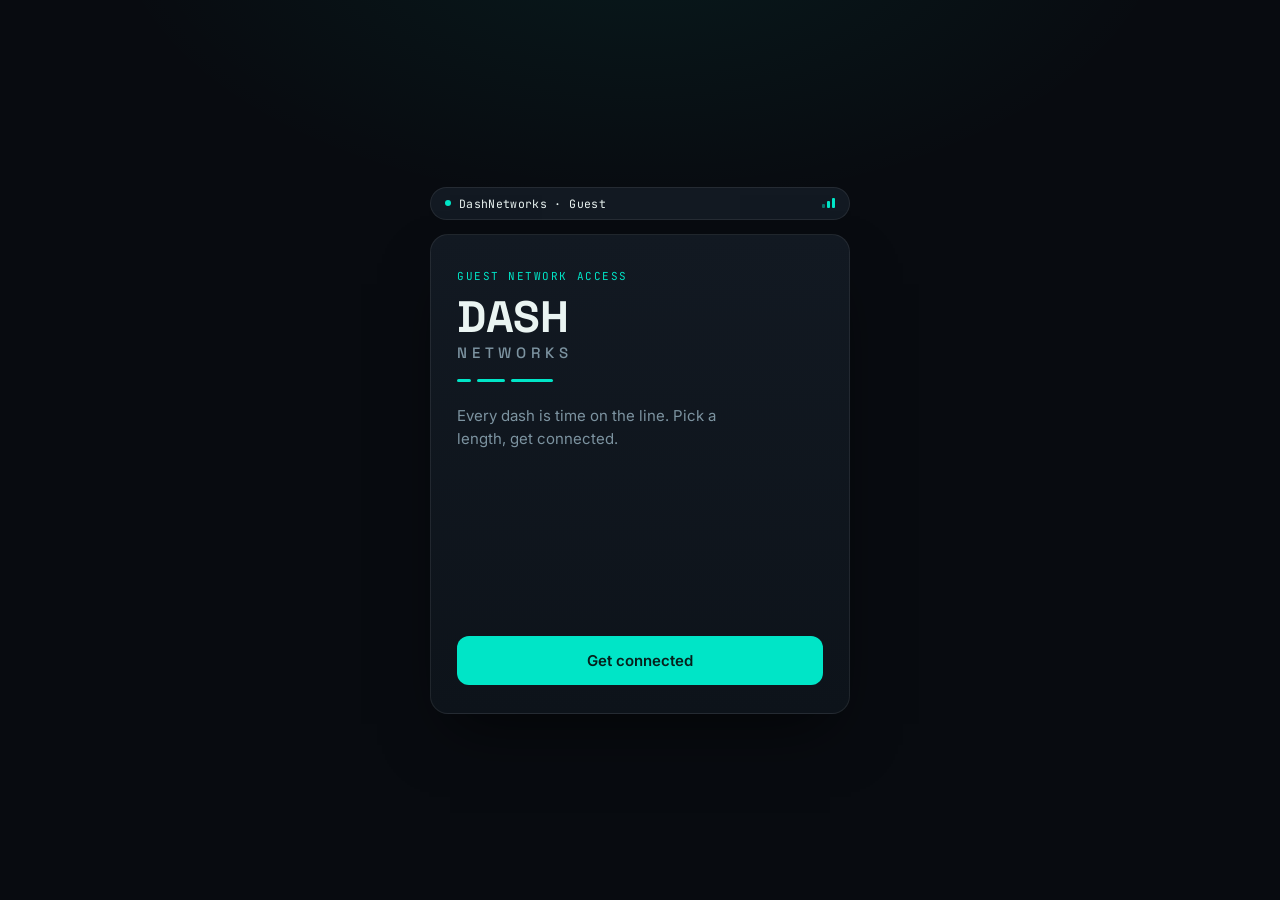
<file: blog/dashnetworks_portal.html>
<!DOCTYPE html>
<html lang="en">
<head>
<meta charset="UTF-8">
<meta name="viewport" content="width=device-width, initial-scale=1.0, viewport-fit=cover">
<title>DashNetworks — Guest Access</title>
<link rel="preconnect" href="https://fonts.googleapis.com">
<link href="https://fonts.googleapis.com/css2?family=Space+Grotesk:wght@400;500;600;700&family=Inter:wght@400;500;600&family=JetBrains+Mono:wght@400;500;600&display=swap" rel="stylesheet">
<style>
  :root{
    --bg: #080b10;
    --bg-2: #0d131a;
    --surface: #121922;
    --surface-2: #182029;
    --border: rgba(255,255,255,0.08);
    --accent: #00e5c7;
    --accent-soft: rgba(0,229,199,0.14);
    --accent-dim: rgba(0,229,199,0.45);
    --warn: #ffb454;
    --text: #eaf4f2;
    --text-muted: #7c93a0;
    --text-faint: #4a5c66;
    --radius: 18px;
  }

  *{ box-sizing: border-box; }
  html,body{ height:100%; }
  body{
    margin:0;
    background:
      radial-gradient(ellipse 900px 500px at 50% -10%, rgba(0,229,199,0.07), transparent 60%),
      var(--bg);
    color: var(--text);
    font-family: 'Inter', sans-serif;
    -webkit-font-smoothing: antialiased;
    min-height: 100vh;
    display:flex;
    align-items:center;
    justify-content:center;
    padding: 28px 16px;
    overflow-x:hidden;
  }

  .app{
    position:relative;
    width:100%;
    max-width: 420px;
  }

  /* ---------- ambient signal rings ---------- */
  .bg-signal{
    position:fixed;
    inset:0;
    z-index:0;
    pointer-events:none;
    display:flex;
    align-items:center;
    justify-content:center;
    overflow:hidden;
  }
  .bg-signal svg{
    width: 900px;
    max-width: none;
    opacity: 0.5;
  }
  .bg-signal circle{
    fill:none;
    stroke: var(--accent);
    stroke-opacity: 0.08;
    stroke-width: 1;
    transform-origin: center;
    animation: ring-expand 6s ease-out infinite;
  }
  .bg-signal circle:nth-child(2){ animation-delay: 1.5s; }
  .bg-signal circle:nth-child(3){ animation-delay: 3s; }
  .bg-signal circle:nth-child(4){ animation-delay: 4.5s; }
  @keyframes ring-expand{
    0%   { r: 20; stroke-opacity: 0.22; }
    100% { r: 260; stroke-opacity: 0; }
  }

  /* ---------- status bar ---------- */
  .statusbar{
    position:relative;
    z-index:1;
    display:flex;
    align-items:center;
    gap:8px;
    padding: 8px 14px;
    margin-bottom: 14px;
    background: var(--surface);
    border: 1px solid var(--border);
    border-radius: 999px;
    font-family: 'JetBrains Mono', monospace;
    font-size: 11.5px;
    letter-spacing: 0.03em;
    color: var(--text-muted);
  }
  .statusbar .dot{
    width:6px; height:6px; border-radius:50%;
    background: var(--accent);
    box-shadow: 0 0 0 0 var(--accent-soft);
    animation: dot-pulse 2.2s ease-in-out infinite;
    flex-shrink:0;
  }
  @keyframes dot-pulse{
    0%,100% { box-shadow: 0 0 0 0 var(--accent-soft); }
    50%     { box-shadow: 0 0 0 5px transparent; }
  }
  .statusbar .ssid{ flex:1; color: var(--text); }
  .statusbar .bars{ display:flex; align-items:flex-end; gap:2px; height:10px; }
  .statusbar .bars i{
    display:block; width:3px; background: var(--accent-dim); border-radius:1px;
  }
  .statusbar .bars i:nth-child(1){ height:4px; }
  .statusbar .bars i:nth-child(2){ height:7px; background:var(--accent); }
  .statusbar .bars i:nth-child(3){ height:10px; background:var(--accent); }

  /* ---------- card ---------- */
  .card{
    position:relative;
    z-index:1;
    background: linear-gradient(180deg, var(--surface) 0%, var(--bg-2) 100%);
    border: 1px solid var(--border);
    border-radius: var(--radius);
    padding: 34px 26px 28px;
    min-height: 480px;
    display:flex;
    flex-direction:column;
    box-shadow: 0 30px 60px -20px rgba(0,0,0,0.6);
  }

  .screen{ display:none; flex-direction:column; flex:1; }
  .screen.active{ display:flex; }
  .screen.active.dir-forward{ animation: slide-in-right 0.42s cubic-bezier(.2,.8,.2,1); }
  .screen.active.dir-back{ animation: slide-in-left 0.42s cubic-bezier(.2,.8,.2,1); }
  @keyframes slide-in-right{
    from { opacity:0; transform: translateX(26px); }
    to   { opacity:1; transform: translateX(0); }
  }
  @keyframes slide-in-left{
    from { opacity:0; transform: translateX(-26px); }
    to   { opacity:1; transform: translateX(0); }
  }

  .eyebrow{
    font-family:'JetBrains Mono', monospace;
    font-size: 11px;
    letter-spacing: 0.14em;
    text-transform: uppercase;
    color: var(--accent);
    margin: 0 0 14px;
  }

  /* ---------- splash ---------- */
  .splash{ align-items:flex-start; justify-content:center; text-align:left; flex:1; }
  .wordmark{
    font-family:'Space Grotesk', sans-serif;
    font-weight:700;
    font-size: 44px;
    line-height: 0.95;
    letter-spacing: -0.01em;
    margin: 0 0 18px;
    color: var(--text);
  }
  .wordmark .letter{
    display:inline-block;
    opacity:0;
    transform: translateY(16px);
    animation: letter-in 0.5s cubic-bezier(.2,.8,.2,1) forwards;
    animation-delay: calc(var(--i) * 0.05s);
  }
  @keyframes letter-in{
    to{ opacity:1; transform: translateY(0); }
  }
  .wordmark span.sub{
    display:block;
    font-size: 15px;
    font-weight: 500;
    letter-spacing: 0.32em;
    color: var(--text-muted);
    margin-top: 8px;
    opacity:0;
    animation: letter-in 0.6s ease forwards;
    animation-delay: 0.42s;
  }
  .morse-rule{
    display:flex;
    gap:6px;
    margin-bottom: 22px;
  }
  .morse-rule span{
    height:3px;
    border-radius:2px;
    background: var(--accent);
    opacity:0;
    transform-origin: left center;
    animation:
      dash-draw 0.5s ease forwards,
      dash-glow 2.6s ease-in-out infinite;
  }
  .morse-rule span:nth-child(1){ width:14px; animation-delay: 0.1s, 1.1s; }
  .morse-rule span:nth-child(2){ width:28px; animation-delay: 0.28s, 1.3s; }
  .morse-rule span:nth-child(3){ width:42px; animation-delay: 0.46s, 1.5s; }
  @keyframes dash-draw{ to{ opacity:1; } }
  @keyframes dash-glow{
    0%,100%{ box-shadow: 0 0 0 rgba(0,229,199,0); }
    50%    { box-shadow: 0 0 10px 1px rgba(0,229,199,0.55); }
  }

  .tagline{
    font-size: 15px;
    line-height:1.55;
    color: var(--text-muted);
    margin: 0 0 30px;
    max-width: 30ch;
  }

  .btn-primary{
    margin-top:auto;
    width:100%;
    background: var(--accent);
    color: #06201c;
    border:none;
    border-radius: 12px;
    padding: 15px 18px;
    font-family:'Inter', sans-serif;
    font-weight:600;
    font-size: 15px;
    cursor:pointer;
    transition: transform 0.15s ease, opacity 0.15s ease;
  }
  .btn-primary:hover{ opacity:0.92; }
  .btn-primary:active{ transform: scale(0.985); }
  .btn-primary:focus-visible{ outline: 2px solid var(--accent); outline-offset: 3px; }

  .btn-secondary{
    width:100%;
    background: transparent;
    color: var(--text-muted);
    border: 1px solid var(--border);
    border-radius: 12px;
    padding: 13px 18px;
    font-family:'Inter', sans-serif;
    font-weight:500;
    font-size: 14px;
    cursor:pointer;
    margin-top: 18px;
  }
  .btn-secondary:hover{ color: var(--text); border-color: var(--accent-dim); }

  /* ---------- screen head ---------- */
  .screen-head{
    display:flex;
    align-items:center;
    gap:12px;
    margin-bottom: 22px;
  }
  .screen-head h2{
    font-family:'Space Grotesk', sans-serif;
    font-size: 19px;
    font-weight:600;
    margin:0;
  }
  .back{
    background: var(--surface-2);
    border: 1px solid var(--border);
    color: var(--text-muted);
    width:32px; height:32px;
    border-radius: 9px;
    cursor:pointer;
    font-size:15px;
    display:flex; align-items:center; justify-content:center;
    flex-shrink:0;
  }
  .back:hover{ color:var(--text); }

  /* ---------- plans ---------- */
  .plan-list{
    display:flex;
    flex-direction:column;
    gap:10px;
  }
  .plan-card{
    display:flex;
    align-items:center;
    gap:14px;
    text-align:left;
    background: var(--surface-2);
    border: 1px solid var(--border);
    border-radius: 14px;
    padding: 14px 14px;
    cursor:pointer;
    transition: border-color 0.15s ease, transform 0.15s ease;
    font-family:'Inter', sans-serif;
    color:var(--text);
    opacity:0;
    transform: translateY(10px);
  }
  .plan-card:hover{ border-color: var(--accent-dim); transform: translateY(-1px); }
  .plan-card:active{ transform: translateY(0) scale(0.99); }
  .plan-card:focus-visible{ outline: 2px solid var(--accent); outline-offset: 2px; }
  .plan-list.enter .plan-card{ animation: card-in 0.5s cubic-bezier(.2,.8,.2,1) forwards; }
  .plan-list.enter .plan-card:nth-child(1){ animation-delay: 0.05s; }
  .plan-list.enter .plan-card:nth-child(2){ animation-delay: 0.15s; }
  .plan-list.enter .plan-card:nth-child(3){ animation-delay: 0.25s; }
  @keyframes card-in{ to{ opacity:1; transform: translateY(0); } }

  .morse{
    display:flex;
    flex-direction:column;
    gap:4px;
    width:34px;
    flex-shrink:0;
  }
  .morse span{
    height:3px;
    border-radius:2px;
    background: var(--accent);
    animation: morse-pulse 1.8s ease-in-out infinite;
  }
  .morse--day span{ width:14px; animation-delay: 0s; }
  .morse--week span:nth-child(1){ width:20px; animation-delay: 0s; }
  .morse--week span:nth-child(2){ width:20px; animation-delay: 0.3s; }
  .morse--month span:nth-child(1){ width:28px; animation-delay: 0s; }
  .morse--month span:nth-child(2){ width:28px; animation-delay: 0.25s; }
  .morse--month span:nth-child(3){ width:28px; animation-delay: 0.5s; }
  @keyframes morse-pulse{
    0%,60%,100%{ opacity: 0.45; }
    30%{ opacity: 1; }
  }

  .plan-info{ flex:1; min-width:0; }
  .plan-name{
    margin:0 0 2px;
    font-size: 10.5px;
    letter-spacing: 0.1em;
    text-transform: uppercase;
    color: var(--accent);
    font-family:'JetBrains Mono', monospace;
  }
  .plan-duration{
    margin:0 0 4px;
    font-family:'Space Grotesk', sans-serif;
    font-size: 16px;
    font-weight:600;
  }
  .plan-desc{
    margin:0;
    font-size: 12px;
    line-height:1.4;
    color: var(--text-muted);
  }
  .plan-price{
    font-family:'JetBrains Mono', monospace;
    font-size: 15px;
    font-weight:500;
    text-align:right;
    white-space:nowrap;
    margin:0;
    flex-shrink:0;
  }
  .plan-price span{
    display:block;
    font-size: 9.5px;
    color: var(--text-faint);
    letter-spacing:0.08em;
    margin-top:2px;
  }

  /* ---------- checkout ---------- */
  .checkout.enter .summary,
  .checkout.enter .field,
  .checkout.enter .momo-select,
  .checkout.enter .btn-primary,
  .checkout.enter .fineprint{
    opacity:0;
    transform: translateY(8px);
    animation: field-in 0.45s cubic-bezier(.2,.8,.2,1) forwards;
  }
  .checkout.enter .summary{ animation-delay: 0.02s; }
  .checkout.enter .field{ animation-delay: 0.1s; }
  .checkout.enter .momo-select{ animation-delay: 0.18s; }
  .checkout.enter .btn-primary{ animation-delay: 0.26s; }
  .checkout.enter .fineprint{ animation-delay: 0.34s; }
  @keyframes field-in{ to{ opacity:1; transform: translateY(0); } }

  .summary{
    display:flex;
    justify-content:space-between;
    align-items:baseline;
    background: var(--accent-soft);
    border: 1px solid rgba(0,229,199,0.25);
    border-radius: 12px;
    padding: 14px 16px;
    margin-bottom: 22px;
  }
  .summary-label{
    margin:0;
    font-size:13px;
    color: var(--text);
    font-weight:500;
  }
  .summary-price{
    margin:0;
    font-family:'JetBrains Mono', monospace;
    font-weight:600;
    color: var(--accent);
  }

  .field{
    display:flex;
    flex-direction:column;
    gap:7px;
    margin-bottom:16px;
    font-size:12.5px;
    color:var(--text-muted);
  }
  .field input{
    background: var(--surface-2);
    border: 1px solid var(--border);
    border-radius: 11px;
    padding: 13px 14px;
    color: var(--text);
    font-family:'JetBrains Mono', monospace;
    font-size:15px;
  }
  .field input:focus{ outline:none; border-color: var(--accent-dim); }
  .field input::placeholder{ color: var(--text-faint); }

  .momo-select{
    display:flex;
    gap:8px;
    margin-bottom:22px;
  }
  .momo{
    flex:1;
    background: var(--surface-2);
    border: 1px solid var(--border);
    color: var(--text-muted);
    border-radius: 11px;
    padding: 12px 8px;
    font-size:13px;
    font-weight:500;
    cursor:pointer;
    font-family:'Inter', sans-serif;
  }
  .momo.active{
    border-color: var(--accent);
    color: var(--accent);
    background: var(--accent-soft);
  }

  .fineprint{
    font-size: 11.5px;
    color: var(--text-faint);
    text-align:center;
    margin: 14px 0 0;
    line-height:1.5;
  }

  /* ---------- connecting ---------- */
  .connecting{ align-items:center; justify-content:center; text-align:center; flex:1; }
  .pulse-line{
    position:relative;
    width: 100%;
    height: 3px;
    background: var(--surface-2);
    border-radius: 3px;
    margin-bottom: 26px;
    overflow:hidden;
  }
  .pulse-line span{
    position:absolute;
    top:0; left:-40%;
    width:40%; height:100%;
    background: linear-gradient(90deg, transparent, var(--accent), transparent);
    animation: transmit 1.1s linear infinite;
  }
  @keyframes transmit{
    to{ left:100%; }
  }
  .connecting h2{
    font-family:'Space Grotesk', sans-serif;
    font-size:18px;
    font-weight:600;
    margin:0 0 8px;
    max-width: 26ch;
  }
  .connecting h2 .dots span{
    display:inline-block;
    opacity:0.25;
    animation: dot-fade 1.4s ease-in-out infinite;
  }
  .connecting h2 .dots span:nth-child(1){ animation-delay: 0s; }
  .connecting h2 .dots span:nth-child(2){ animation-delay: 0.2s; }
  .connecting h2 .dots span:nth-child(3){ animation-delay: 0.4s; }
  @keyframes dot-fade{
    0%,60%,100%{ opacity:0.25; }
    30%{ opacity:1; }
  }
  .beep-row{
    display:flex;
    gap:8px;
    justify-content:center;
    margin-bottom: 18px;
    min-height: 6px;
  }
  .beep-row span{
    height:6px;
    border-radius:3px;
    background: var(--surface-2);
    animation: beep 1.6s ease-in-out infinite;
  }
  @keyframes beep{
    0%,55%,100%{ background: var(--surface-2); box-shadow:none; }
    20%{ background: var(--accent); box-shadow: 0 0 8px 1px rgba(0,229,199,0.6); }
  }

  /* ---------- connected ---------- */
  .connected{ align-items:center; justify-content:center; text-align:center; flex:1; }
  .ring-timer{
    position:relative;
    width:150px; height:150px;
    margin-bottom:20px;
  }
  .ring-burst{
    position:absolute;
    inset:0;
    border-radius:50%;
    border: 2px solid var(--accent);
    opacity:0;
  }
  .connected.active .ring-burst{
    animation: burst 0.9s cubic-bezier(.2,.7,.3,1) 0.15s;
  }
  @keyframes burst{
    0%{ transform: scale(0.6); opacity:0.8; }
    100%{ transform: scale(1.35); opacity:0; }
  }
  .ring-timer svg{ width:100%; height:100%; transform: rotate(-90deg); }
  .ring-bg{ fill:none; stroke: var(--surface-2); stroke-width:5; }
  .ring-fg{
    fill:none; stroke: var(--accent); stroke-width:5; stroke-linecap:round;
    stroke-dasharray: 327; stroke-dashoffset: 0;
    animation: ring-spin 3s linear infinite;
    transform-origin: 60px 60px;
  }
  @keyframes ring-spin{
    0%{ stroke-dashoffset: 327; opacity:0.35; }
    50%{ stroke-dashoffset: 60; opacity:1; }
    100%{ stroke-dashoffset: 327; opacity:0.35; }
  }
  .ring-time{
    position:absolute; inset:0;
    display:flex; align-items:center; justify-content:center;
    font-family:'JetBrains Mono', monospace;
    font-size: 17px;
    font-weight:600;
    color: var(--text);
  }
  .plan-caption{
    font-size:13px;
    color: var(--text-muted);
    margin: 0 0 6px;
  }

  @media (prefers-reduced-motion: reduce){
    *{ animation: none !important; transition: none !important; }
  }
</style>
</head>
<body>

<div class="bg-signal" aria-hidden="true">
  <svg viewBox="0 0 400 400">
    <circle cx="200" cy="200" r="20"></circle>
    <circle cx="200" cy="200" r="20"></circle>
    <circle cx="200" cy="200" r="20"></circle>
    <circle cx="200" cy="200" r="20"></circle>
  </svg>
</div>

<div class="app">

  <div class="statusbar">
    <span class="dot"></span>
    <span class="ssid">DashNetworks · Guest</span>
    <span class="bars" aria-hidden="true"><i></i><i></i><i></i></span>
  </div>

  <main class="card">

    <!-- SPLASH -->
    <section class="screen splash active" data-screen="splash">
      <p class="eyebrow">Guest network access</p>
      <h1 class="wordmark">
        <span class="letter" style="--i:0">D</span><span class="letter" style="--i:1">A</span><span class="letter" style="--i:2">S</span><span class="letter" style="--i:3">H</span>
        <span class="sub">NETWORKS</span>
      </h1>
      <div class="morse-rule" aria-hidden="true"><span></span><span></span><span></span></div>
      <p class="tagline">Every dash is time on the line. Pick a length, get connected.</p>
      <button class="btn-primary" data-next="plans">Get connected</button>
    </section>

    <!-- PLANS -->
    <section class="screen plans" data-screen="plans">
      <div class="screen-head">
        <button class="back" data-back="splash" aria-label="Back">←</button>
        <h2>Choose your dash</h2>
      </div>
      <div class="plan-list">

        <button class="plan-card" data-plan="day">
          <div class="morse morse--day" aria-hidden="true"><span></span></div>
          <div class="plan-info">
            <p class="plan-name">Short dash</p>
            <p class="plan-duration">1 Day</p>
            <p class="plan-desc">Enough runway for the day — messages, maps, mobile money.</p>
          </div>
          <p class="plan-price">1,000<span>UGX</span></p>
        </button>

        <button class="plan-card" data-plan="week">
          <div class="morse morse--week" aria-hidden="true"><span></span><span></span></div>
          <div class="plan-info">
            <p class="plan-name">Medium dash</p>
            <p class="plan-duration">1 Week</p>
            <p class="plan-desc">A steady signal that carries you through the week.</p>
          </div>
          <p class="plan-price">6,000<span>UGX</span></p>
        </button>

        <button class="plan-card" data-plan="month">
          <div class="morse morse--month" aria-hidden="true"><span></span><span></span><span></span></div>
          <div class="plan-info">
            <p class="plan-name">Long dash</p>
            <p class="plan-duration">1 Month</p>
            <p class="plan-desc">Full-length connection all month. Best value per day.</p>
          </div>
          <p class="plan-price">26,000<span>UGX</span></p>
        </button>

      </div>
    </section>

    <!-- CHECKOUT -->
    <section class="screen checkout" data-screen="checkout">
      <div class="screen-head">
        <button class="back" data-back="plans" aria-label="Back">←</button>
        <h2>Activate your dash</h2>
      </div>

      <div class="summary">
        <p class="summary-label" id="sumName">Short dash · 1 Day</p>
        <p class="summary-price" id="sumPrice">1,000 UGX</p>
      </div>

      <label class="field">
        <span>Phone number</span>
        <input type="tel" id="phone" placeholder="07XX XXX XXX" inputmode="numeric" autocomplete="tel">
      </label>

      <div class="momo-select">
        <button class="momo active" data-momo="mtn" type="button">MTN MoMo</button>
        <button class="momo" data-momo="airtel" type="button">Airtel Money</button>
      </div>

      <button class="btn-primary" id="activateBtn">Send activation request</button>
      <p class="fineprint">You'll get a prompt on your phone to approve the payment.</p>
    </section>

    <!-- CONNECTING -->
    <section class="screen connecting" data-screen="connecting">
      <div class="pulse-line" aria-hidden="true"><span></span></div>
      <div class="beep-row" id="beepRow" aria-hidden="true"></div>
      <h2>Sending your dash to the tower<span class="dots"><span>.</span><span>.</span><span>.</span></span></h2>
      <p class="fineprint">Approve the prompt on your phone to finish.</p>
    </section>

    <!-- CONNECTED -->
    <section class="screen connected" data-screen="connected">
      <p class="eyebrow">You're on the line</p>
      <div class="ring-timer">
        <div class="ring-burst" aria-hidden="true"></div>
        <svg viewBox="0 0 120 120">
          <circle class="ring-bg" cx="60" cy="60" r="52"></circle>
          <circle class="ring-fg" cx="60" cy="60" r="52"></circle>
        </svg>
        <div class="ring-time" id="timeLeft">24:00:00</div>
      </div>
      <p class="plan-caption" id="connectedPlan">Short dash · 1 Day</p>
      <button class="btn-secondary" data-next="plans">Change plan</button>
    </section>

  </main>
</div>

<script>
(function(){
  const PLANS = {
    day:   { name:"Short dash",  duration:"1 Day",   price:"1,000 UGX",  seconds: 86400 },
    week:  { name:"Medium dash", duration:"1 Week",  price:"6,000 UGX",  seconds: 604800 },
    month: { name:"Long dash",   duration:"1 Month", price:"26,000 UGX", seconds: 2592000 }
  };

  let selectedKey = "day";
  let remaining = PLANS.day.seconds;
  let countdownTimer = null;

  const screens = document.querySelectorAll('.screen');
  const planList = document.querySelector('.plan-list');
  const checkoutScreen = document.querySelector('.checkout');

  function replay(el, cls){
    if (!el) return;
    el.classList.remove(cls);
    void el.offsetWidth; // force reflow so the animation restarts
    el.classList.add(cls);
  }

  function showScreen(name, direction){
    screens.forEach(s => {
      const isTarget = s.dataset.screen === name;
      s.classList.toggle('active', isTarget);
      s.classList.remove('dir-forward', 'dir-back');
      if (isTarget) s.classList.add(direction === 'back' ? 'dir-back' : 'dir-forward');
    });
    if (name === 'plans') replay(planList, 'enter');
    if (name === 'checkout') replay(checkoutScreen, 'enter');
  }

  document.querySelectorAll('[data-next]').forEach(el => {
    el.addEventListener('click', () => showScreen(el.dataset.next, 'forward'));
  });
  document.querySelectorAll('[data-back]').forEach(el => {
    el.addEventListener('click', () => showScreen(el.dataset.back, 'back'));
  });

  document.querySelectorAll('.plan-card').forEach(card => {
    card.addEventListener('click', () => {
      selectedKey = card.dataset.plan;
      const p = PLANS[selectedKey];
      document.getElementById('sumName').textContent = p.name + ' · ' + p.duration;
      document.getElementById('sumPrice').textContent = p.price;
      showScreen('checkout', 'forward');
    });
  });

  document.querySelectorAll('.momo').forEach(btn => {
    btn.addEventListener('click', () => {
      document.querySelectorAll('.momo').forEach(b => b.classList.remove('active'));
      btn.classList.add('active');
    });
  });

  function formatTime(totalSeconds){
    const days = Math.floor(totalSeconds / 86400);
    const hrs  = Math.floor((totalSeconds % 86400) / 3600);
    const mins = Math.floor((totalSeconds % 3600) / 60);
    const secs = Math.floor(totalSeconds % 60);
    const pad = n => String(n).padStart(2, '0');
    if (days > 0){
      return days + 'd ' + pad(hrs) + ':' + pad(mins) + ':' + pad(secs);
    }
    return pad(hrs) + ':' + pad(mins) + ':' + pad(secs);
  }

  function startCountdown(){
    const p = PLANS[selectedKey];
    remaining = p.seconds;
    document.getElementById('connectedPlan').textContent = p.name + ' · ' + p.duration;
    document.getElementById('timeLeft').textContent = formatTime(remaining);
    if (countdownTimer) clearInterval(countdownTimer);
    countdownTimer = setInterval(() => {
      remaining -= 1;
      if (remaining <= 0){
        clearInterval(countdownTimer);
        remaining = 0;
      }
      document.getElementById('timeLeft').textContent = formatTime(remaining);
    }, 1000);
  }

  const DASH_COUNT = { day: 1, week: 2, month: 3 };
  function buildBeepRow(){
    const row = document.getElementById('beepRow');
    row.innerHTML = '';
    const count = DASH_COUNT[selectedKey] || 1;
    const widths = [14, 24, 34];
    for (let i = 0; i < count; i++){
      const span = document.createElement('span');
      span.style.width = widths[i] + 'px';
      span.style.animationDelay = (i * 0.28) + 's';
      row.appendChild(span);
    }
  }

  document.getElementById('activateBtn').addEventListener('click', () => {
    buildBeepRow();
    showScreen('connecting', 'forward');
    setTimeout(() => {
      showScreen('connected', 'forward');
      startCountdown();
    }, 2200);
  });
})();
</script>

</body>
</html>
</file>
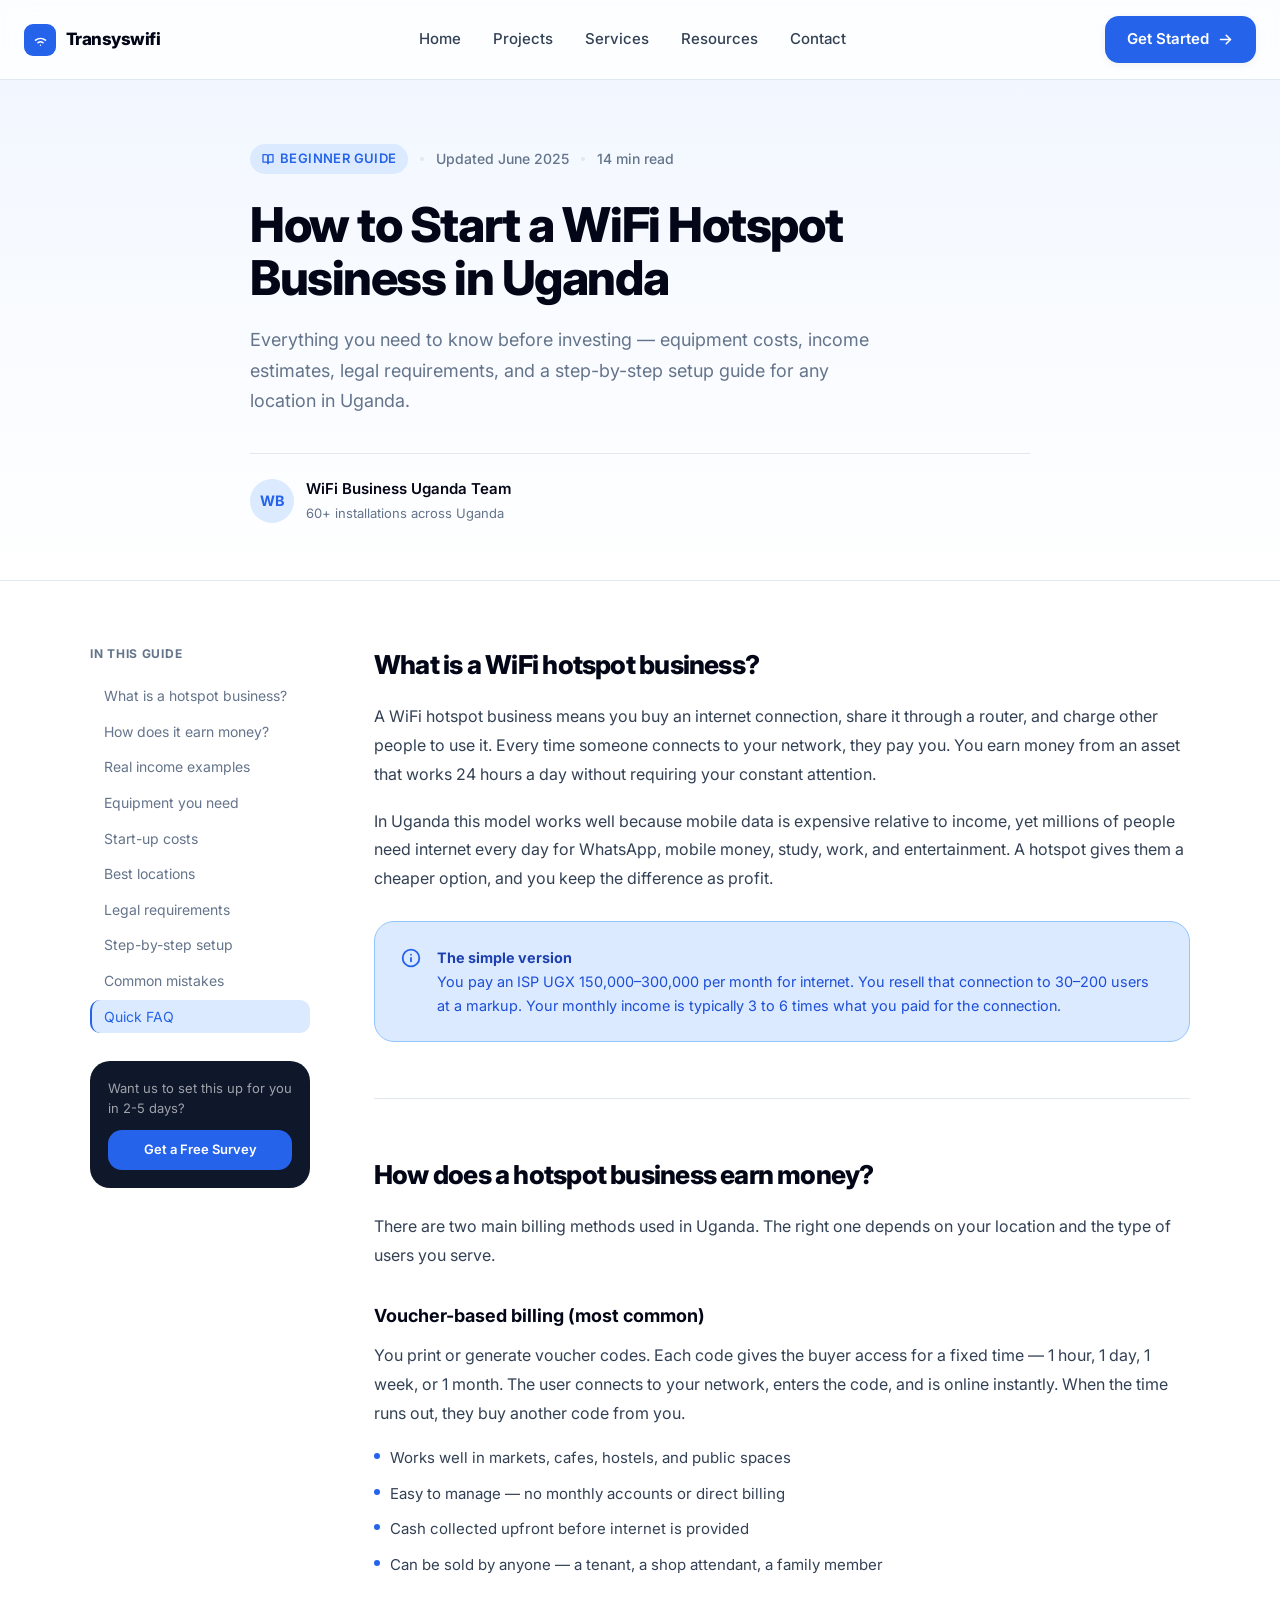
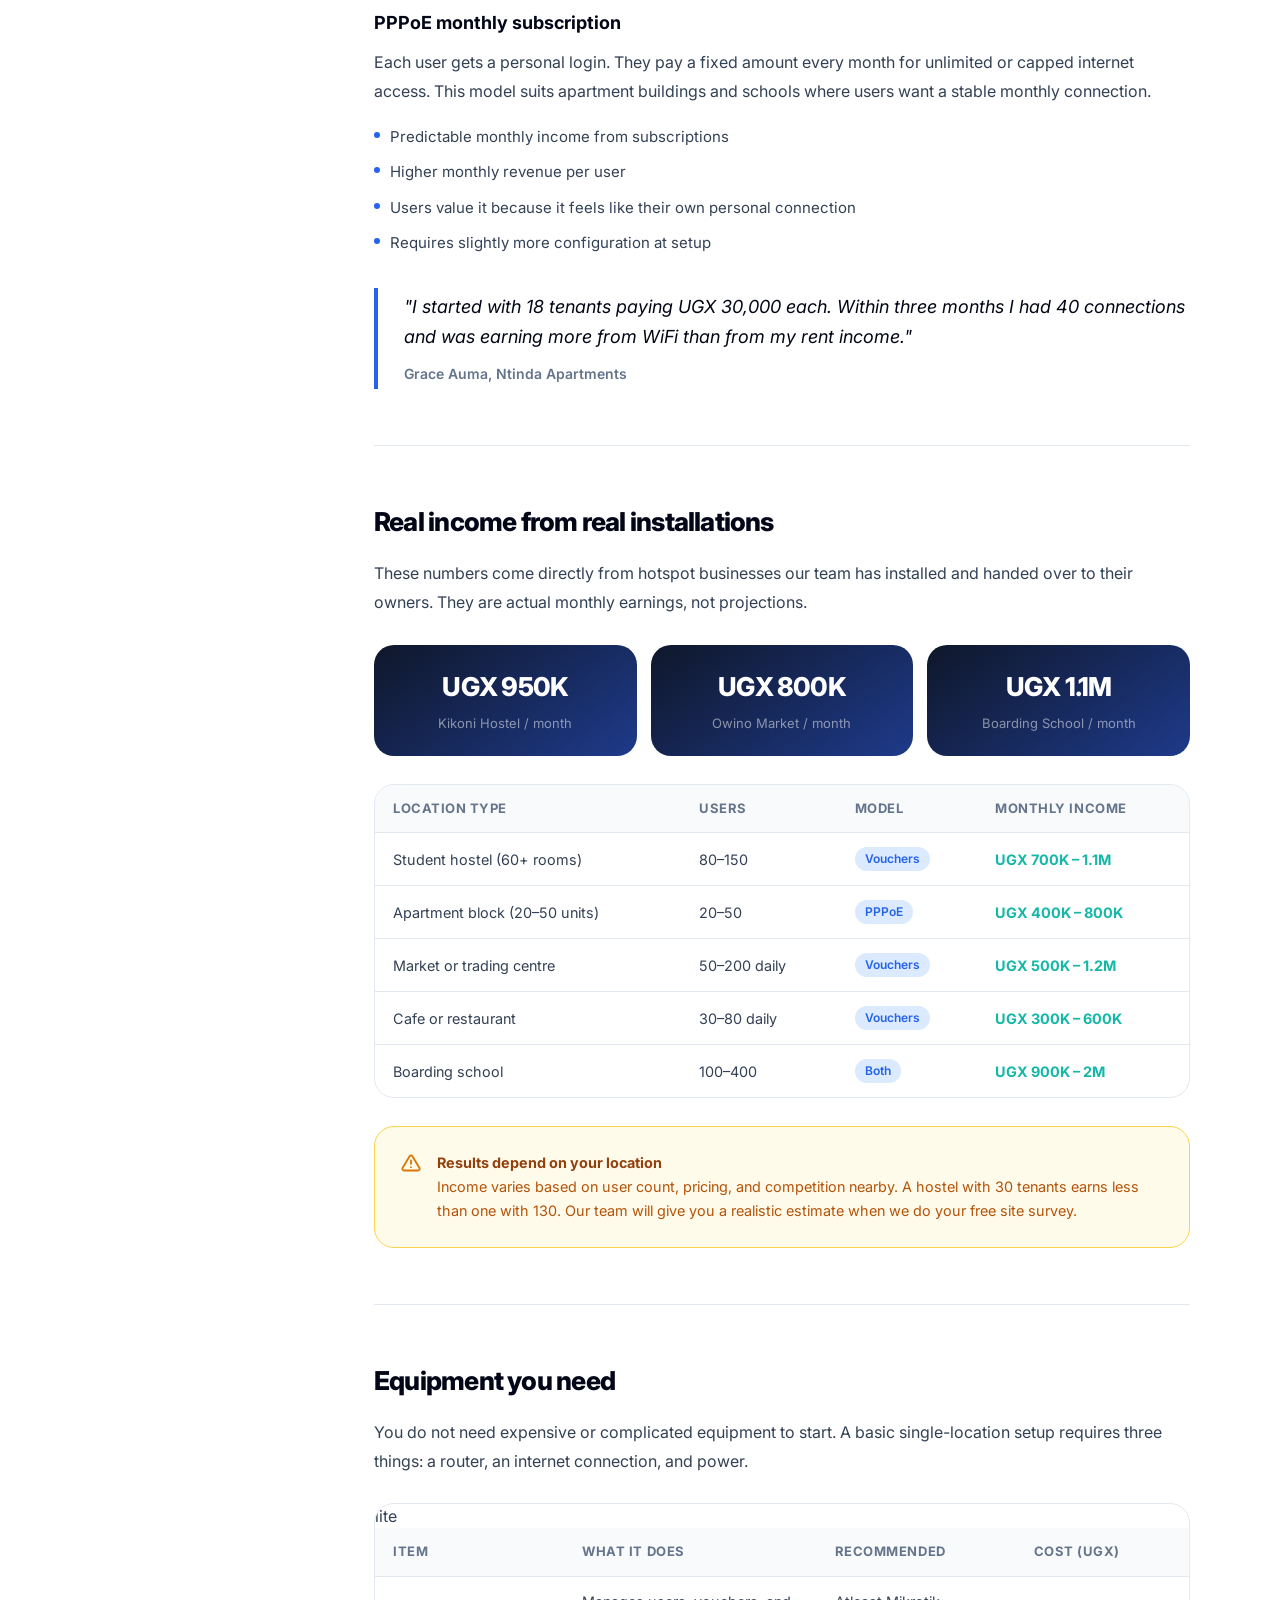
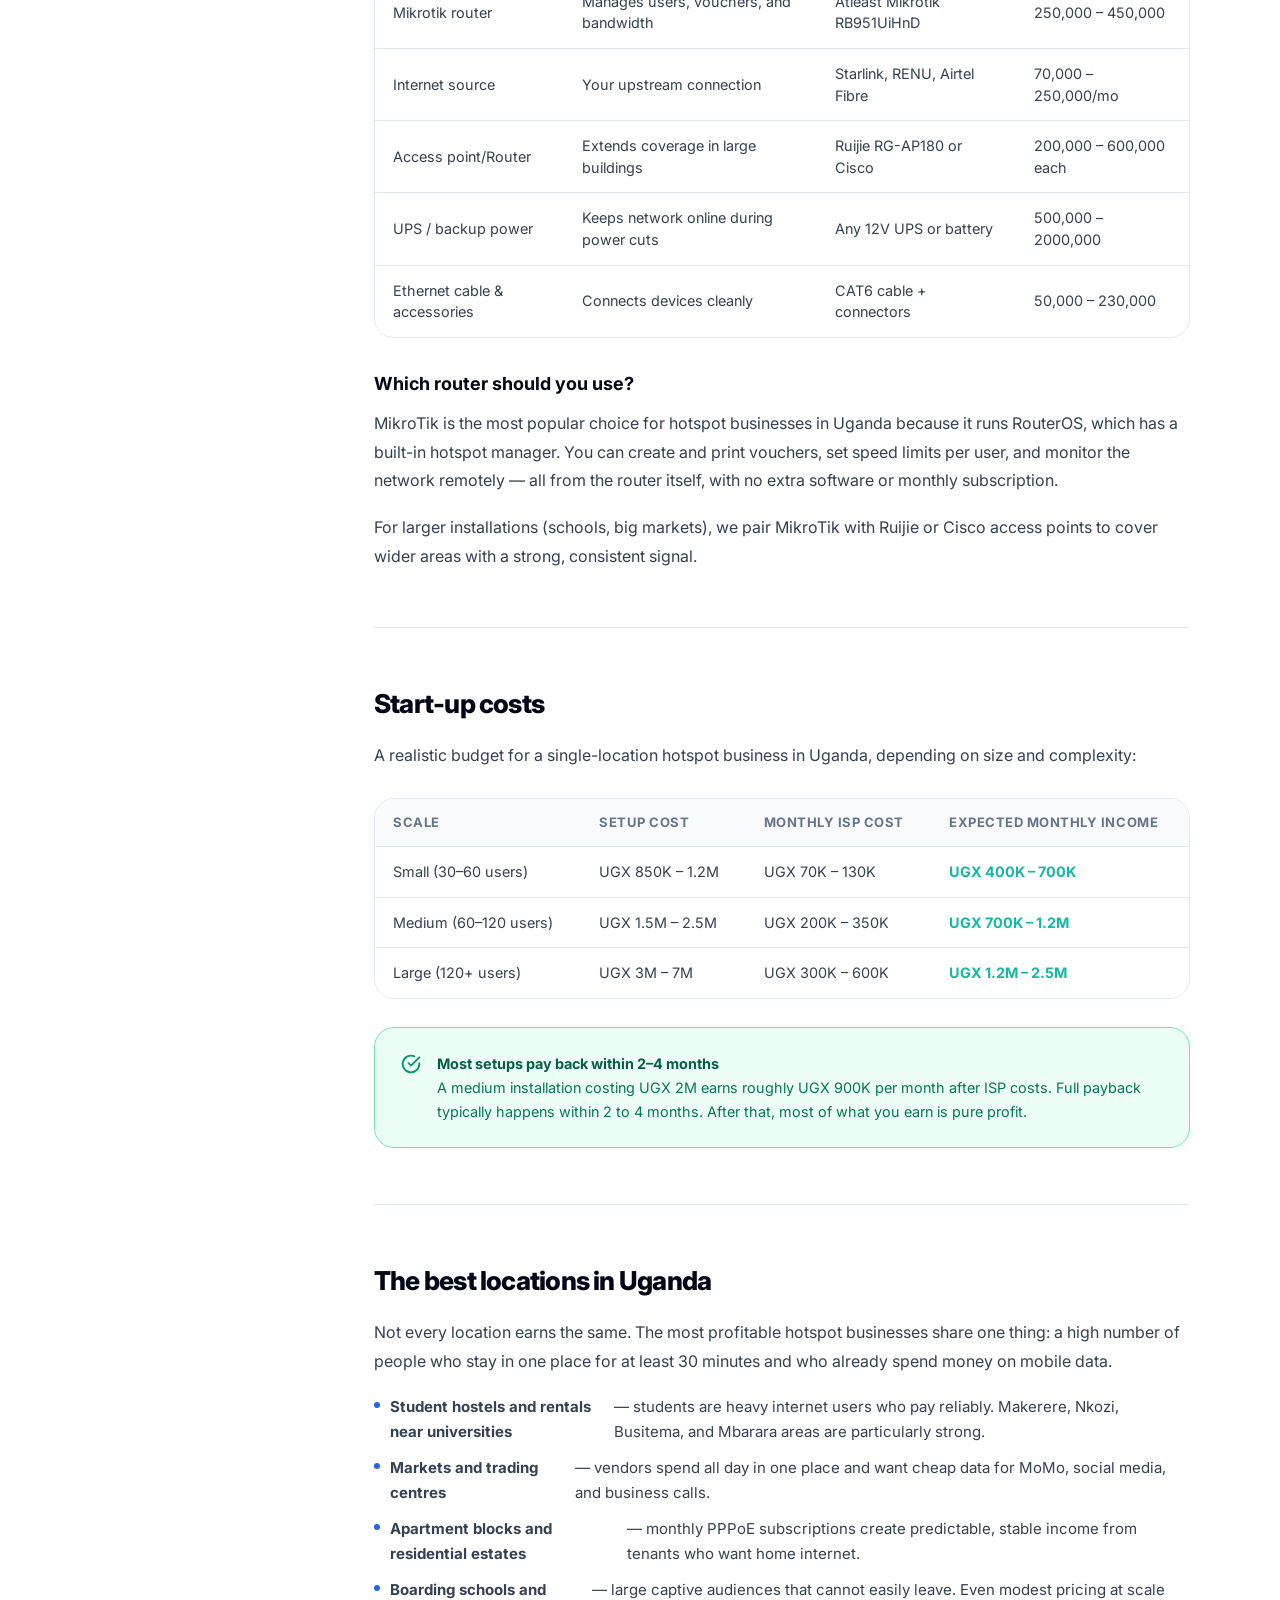
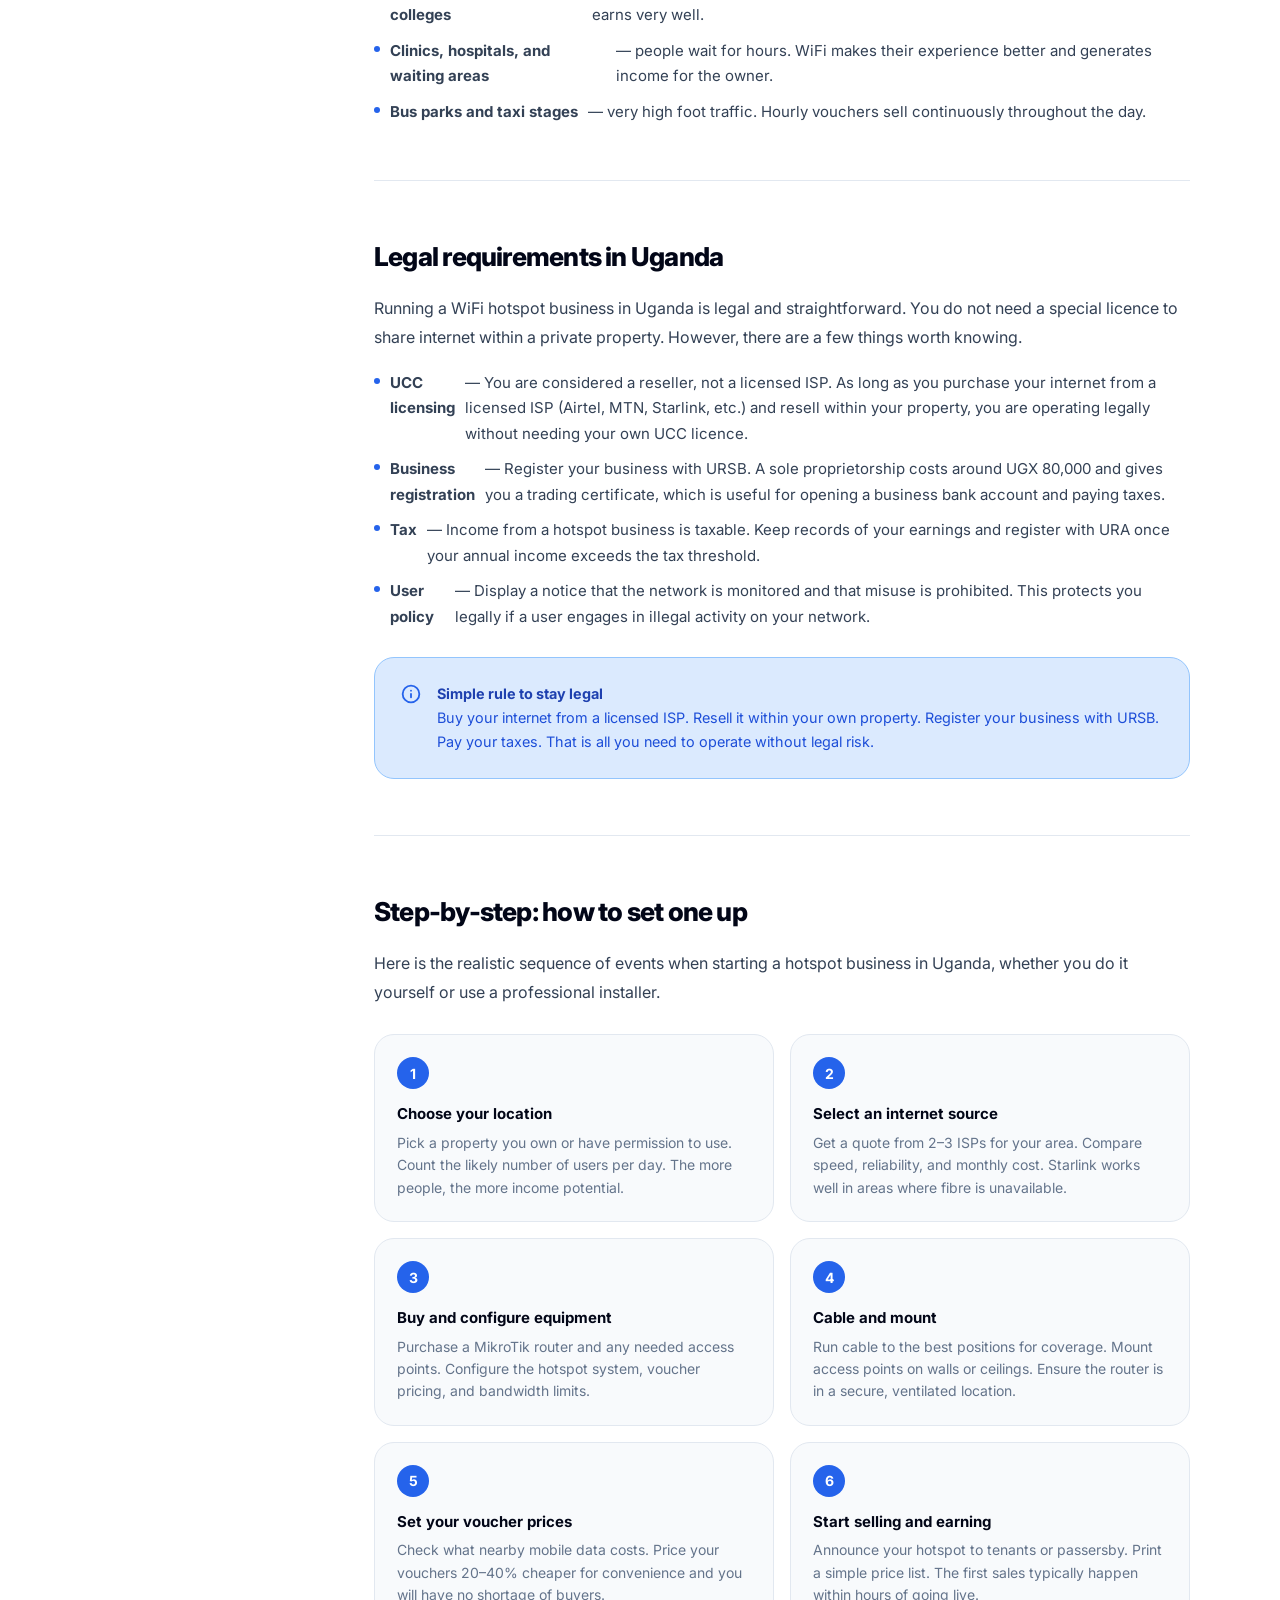
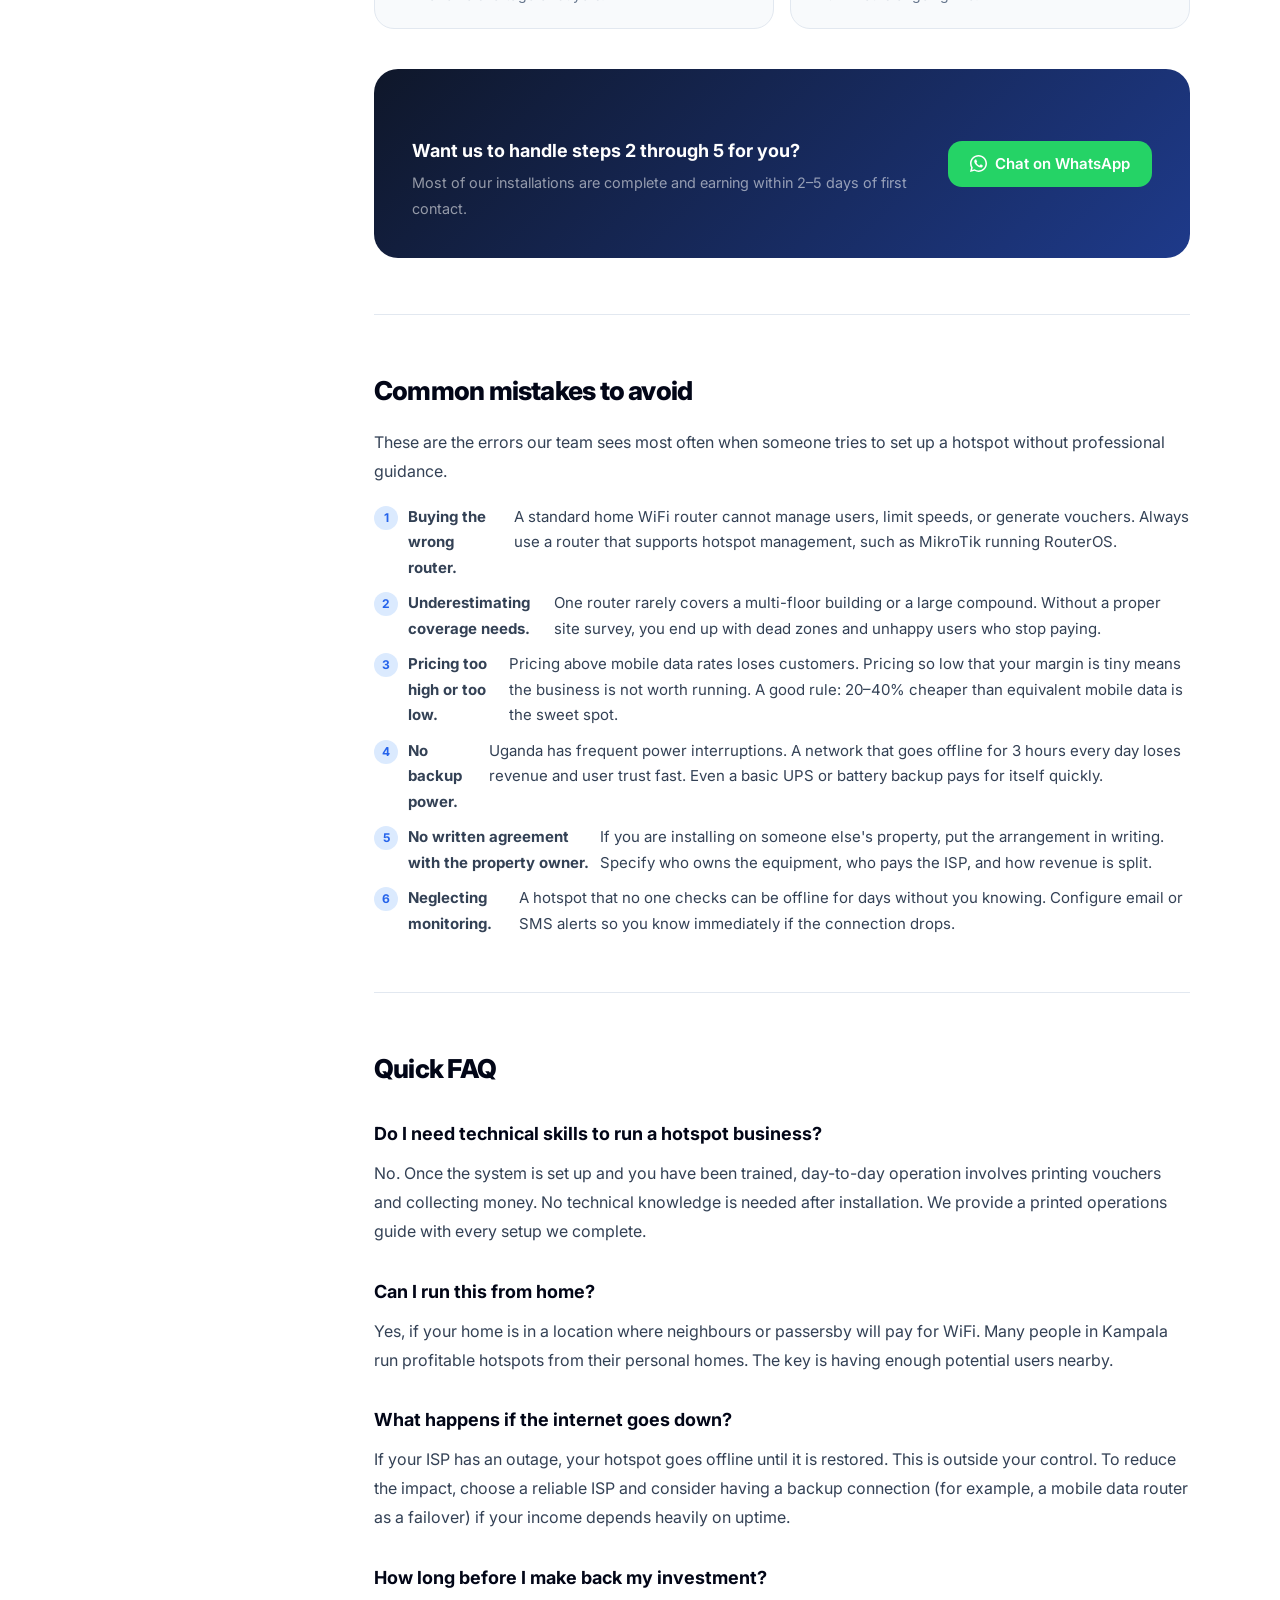
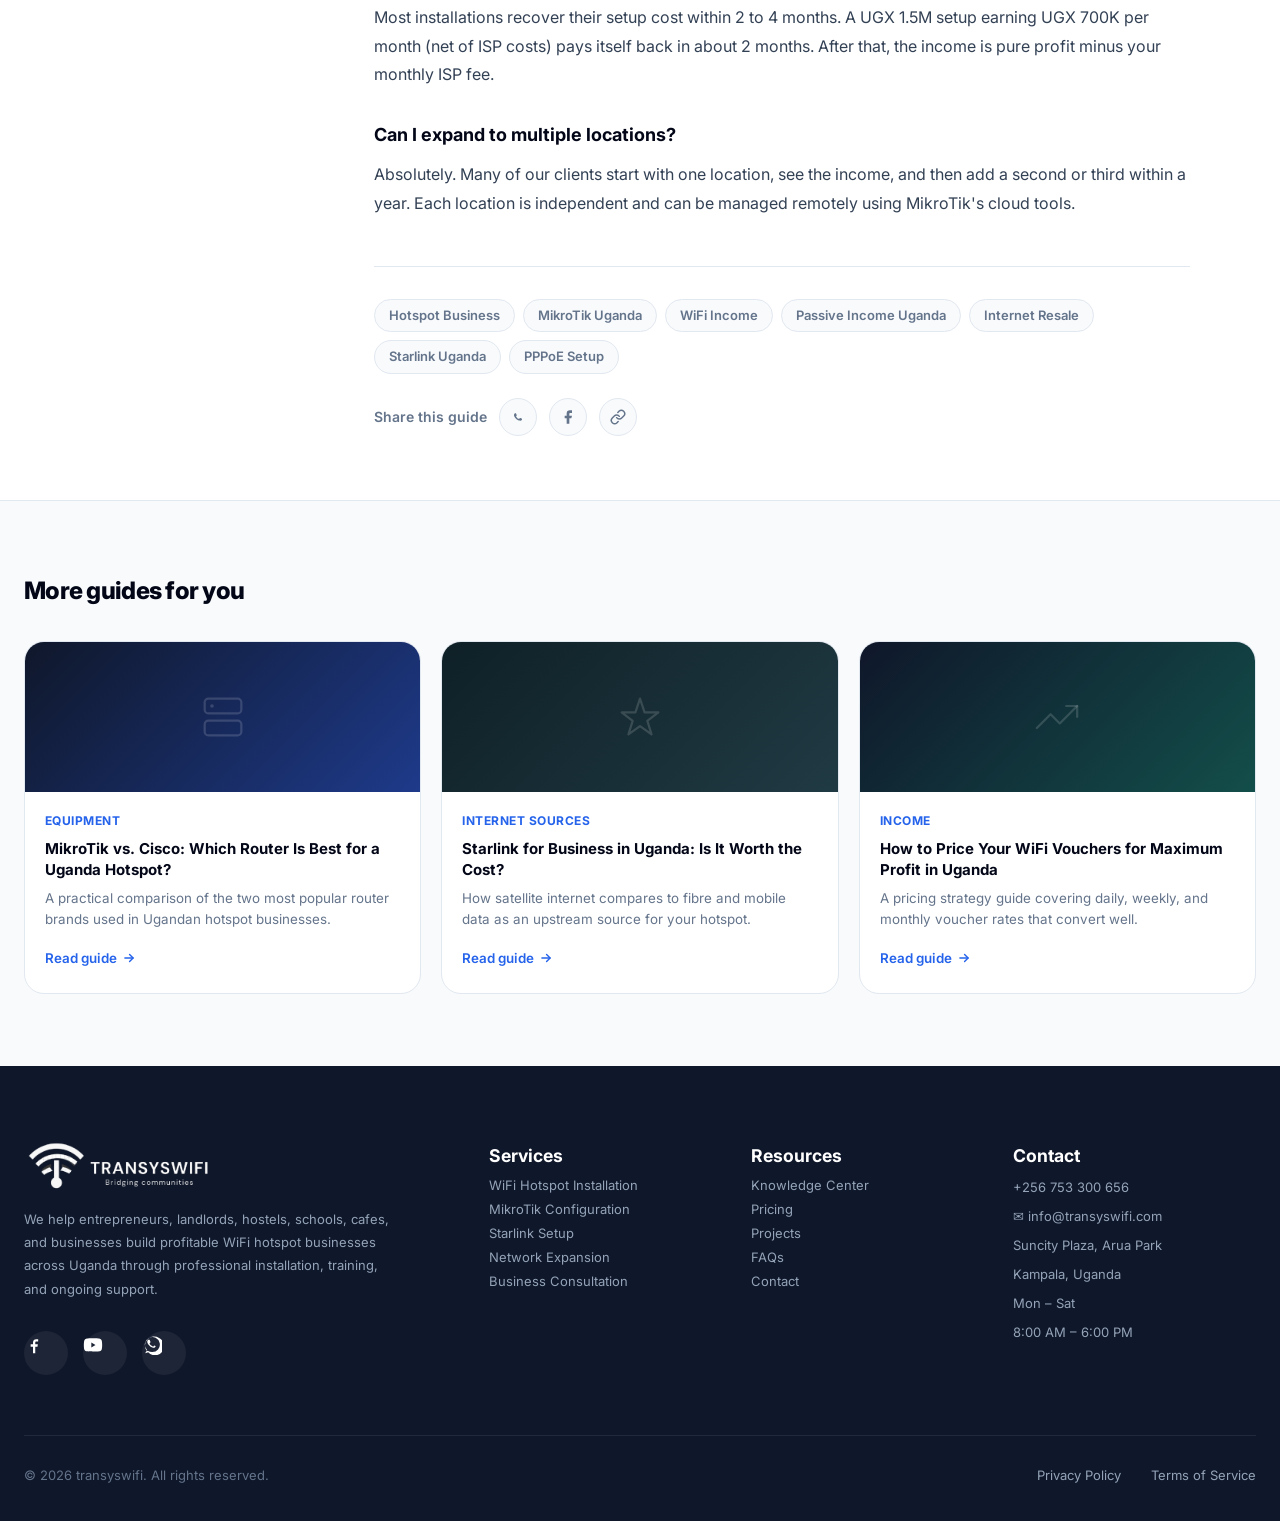
<file: blog/start-hotspot.html>
<!DOCTYPE html>
<html lang="en">
  <head>
    <meta charset="UTF-8" />
    <meta name="viewport" content="width=device-width, initial-scale=1.0" />
    <title>How to Start a WiFi Hotspot Business in Uganda — WiFi Business Uganda</title>
    <meta name="description" content="A complete guide to starting your own profitable WiFi hotspot business in Uganda. Equipment, costs, income estimates, and step-by-step setup explained." />
    <link rel="preconnect" href="https://fonts.googleapis.com" />
    <link rel="preconnect" href="https://fonts.gstatic.com" crossorigin />
    <link href="https://fonts.googleapis.com/css2?family=Inter:wght@400;500;600;700;800&display=swap" rel="stylesheet" />
    <link rel="stylesheet" href="../css/footer.css" />
    <style>
    /* =====================
      DESIGN TOKENS
    ===================== */
    :root {
      --color-primary: #2563eb;
      --color-primary-dark: #1d4ed8;
      --color-primary-light: #dbeafe;
      --color-dark: #0f172a;
      --color-heading: #020617;
      --color-text: #334155;
      --color-text-light: #64748b;
      --color-accent: #14b8a6;
      --color-bg: #ffffff;
      --color-bg-light: #f8fafc;
      --color-border: #e2e8f0;
      --color-white: #ffffff;
      --font-main: "Inter", -apple-system, BlinkMacSystemFont, "Segoe UI", sans-serif;
      --fw-regular: 400; --fw-medium: 500; --fw-semibold: 600;
      --fw-bold: 700; --fw-extrabold: 800;
      --tracking-tight: -0.03em;
      --radius-sm: 10px; --radius-md: 14px; --radius-lg: 20px;
      --radius-xl: 24px; --radius-full: 999px;
      --shadow-sm: 0 2px 8px rgba(15,23,42,.06);
      --shadow-md: 0 10px 40px rgba(15,23,42,.08);
      --shadow-lg: 0 20px 60px rgba(15,23,42,.12);
      --container-width: 1280px;
      --container-padding: 24px;
      --nav-height: 80px;
      --ease: cubic-bezier(0.16,1,0.3,1);
      --transition-fast: 0.2s var(--ease);
      --transition-base: 0.35s var(--ease);
    }

    /* =====================
      RESET
    ===================== */
    *,*::before,*::after{box-sizing:border-box;margin:0;padding:0}
    html{scroll-behavior:smooth;-webkit-text-size-adjust:100%}
    body{min-height:100vh;line-height:1.5;-webkit-font-smoothing:antialiased}
    img,picture,svg{display:block;max-width:100%}
    button{cursor:pointer;background:none;border:none;font:inherit;color:inherit}
    a{color:inherit;text-decoration:none}
    ul,ol{list-style:none}

    /* =====================
      BASE
    ===================== */
    body {
      font-family: var(--font-main);
      color: var(--color-text);
      background: var(--color-bg);
    }

    .container {
      width: 100%;
      max-width: var(--container-width);
      margin-inline: auto;
      padding-inline: var(--container-padding);
    }

    /* =====================
      NAVBAR
    ===================== */
    .navbar {
      position: fixed;
      top: 0; left: 0; right: 0;
      height: var(--nav-height);
      display: flex;
      align-items: center;
      z-index: 1000;
      background: rgba(255,255,255,0.8);
      backdrop-filter: blur(14px);
      -webkit-backdrop-filter: blur(14px);
      border-bottom: 1px solid var(--color-border);
    }

    .navbar__inner {
      display: flex;
      align-items: center;
      justify-content: space-between;
    }

    .navbar__brand {
      display: flex;
      align-items: center;
      gap: 10px;
      font-weight: var(--fw-extrabold);
      font-size: 1.0625rem;
      color: var(--color-heading);
      letter-spacing: var(--tracking-tight);
    }

    .logo-mark {
      width: 32px; height: 32px;
      border-radius: 9px;
      background: var(--color-primary);
      display: flex;
      align-items: center;
      justify-content: center;
      color: white;
    }

    .logo-mark svg { width: 17px; height: 17px; }

    .navbar__links {
      display: flex;
      align-items: center;
      gap: 32px;
    }

    .navbar__links a {
      font-size: 0.9375rem;
      font-weight: var(--fw-medium);
      color: var(--color-text);
      transition: color var(--transition-fast);
    }

    .navbar__links a:hover { color: var(--color-heading); }

    .navbar__actions { display: flex; gap: 12px; }

    .btn {
      display: inline-flex;
      align-items: center;
      justify-content: center;
      gap: 8px;
      padding: 12px 22px;
      border-radius: var(--radius-md);
      font-weight: var(--fw-semibold);
      font-size: 0.9375rem;
      white-space: nowrap;
      transition: transform var(--transition-fast), box-shadow var(--transition-fast),
        background var(--transition-fast);
    }

    .btn svg { width: 17px; height: 17px; }

    .btn-primary {
      background: var(--color-primary);
      color: white;
      box-shadow: var(--shadow-sm);
    }

    .btn-primary:hover {
      background: var(--color-primary-dark);
      transform: translateY(-2px);
      box-shadow: var(--shadow-md);
    }

    .btn-ghost {
      color: var(--color-text);
      font-size: 0.875rem;
      padding: 10px 16px;
    }

    .btn-ghost:hover { color: var(--color-heading); }

    /* =====================
      ARTICLE HERO
    ===================== */
    .article-hero {
      padding-top: calc(var(--nav-height) + 64px);
      padding-bottom: 0;
      background: linear-gradient(180deg, #f0f6ff 0%, var(--color-bg) 100%);
      border-bottom: 1px solid var(--color-border);
    }

    .article-hero__inner {
      max-width: 780px;
      margin-inline: auto;
      padding-bottom: 56px;
    }

    .article-hero__meta {
      display: flex;
      align-items: center;
      gap: 12px;
      flex-wrap: wrap;
      margin-bottom: 24px;
    }

    .article-hero__cat {
      display: inline-flex;
      align-items: center;
      gap: 6px;
      font-size: 0.8125rem;
      font-weight: var(--fw-semibold);
      text-transform: uppercase;
      letter-spacing: 0.03em;
      color: var(--color-primary);
      background: var(--color-primary-light);
      padding: 5px 12px;
      border-radius: var(--radius-full);
    }

    .article-hero__cat svg { width: 12px; height: 12px; }

    .article-hero__dot {
      width: 4px; height: 4px;
      border-radius: 50%;
      background: var(--color-border);
    }

    .article-hero__date,
    .article-hero__read {
      font-size: 0.875rem;
      color: var(--color-text-light);
      font-weight: var(--fw-medium);
    }

    .article-hero h1 {
      font-size: clamp(2rem, 4vw, 3rem);
      font-weight: var(--fw-extrabold);
      letter-spacing: var(--tracking-tight);
      color: var(--color-heading);
      line-height: 1.12;
      margin-bottom: 20px;
    }

    .article-hero__subtitle {
      font-size: 1.125rem;
      color: var(--color-text-light);
      line-height: 1.7;
      margin-bottom: 36px;
      max-width: 640px;
    }

    .article-hero__author {
      display: flex;
      align-items: center;
      gap: 12px;
      padding-top: 24px;
      border-top: 1px solid var(--color-border);
    }

    .article-hero__avatar {
      width: 44px; height: 44px;
      border-radius: 50%;
      background: var(--color-primary-light);
      color: var(--color-primary);
      display: flex;
      align-items: center;
      justify-content: center;
      font-weight: var(--fw-bold);
      font-size: 0.9rem;
      flex-shrink: 0;
    }

    .article-hero__author-info strong {
      display: block;
      font-size: 0.9375rem;
      font-weight: var(--fw-semibold);
      color: var(--color-heading);
    }

    .article-hero__author-info span {
      font-size: 0.8125rem;
      color: var(--color-text-light);
    }

    /* =====================
      ARTICLE LAYOUT
    ===================== */
    .article-body {
      padding-block: 64px;
    }

    .article-body__layout {
      display: grid;
      grid-template-columns: 220px 1fr;
      gap: 64px;
      align-items: start;
      max-width: 1100px;
      margin-inline: auto;
    }

    /* Sidebar TOC */
    .article-toc {
      position: sticky;
      top: calc(var(--nav-height) + 32px);
    }

    .article-toc__title {
      font-size: 0.75rem;
      font-weight: var(--fw-bold);
      text-transform: uppercase;
      letter-spacing: 0.06em;
      color: var(--color-text-light);
      margin-bottom: 16px;
    }

    .article-toc__list {
      display: flex;
      flex-direction: column;
      gap: 2px;
    }

    .article-toc__list a {
      display: block;
      font-size: 0.875rem;
      color: var(--color-text-light);
      padding: 7px 12px;
      border-radius: var(--radius-sm);
      border-left: 2px solid transparent;
      transition: color var(--transition-fast), background var(--transition-fast),
        border-color var(--transition-fast);
      line-height: 1.4;
    }

    .article-toc__list a:hover,
    .article-toc__list a.is-active {
      color: var(--color-primary);
      background: var(--color-primary-light);
      border-left-color: var(--color-primary);
    }

    .article-toc__cta {
      margin-top: 28px;
      padding: 18px;
      background: var(--color-dark);
      border-radius: var(--radius-lg);
    }

    .article-toc__cta p {
      font-size: 0.8125rem;
      color: rgba(255,255,255,0.6);
      margin-bottom: 12px;
      line-height: 1.5;
    }

    .article-toc__cta .btn {
      width: 100%;
      font-size: 0.8125rem;
      padding: 10px 14px;
      background: var(--color-primary);
      color: white;
    }

    /* Article content */
    .article-content {
      min-width: 0;
    }

    .article-content h2 {
      font-size: 1.625rem;
      font-weight: var(--fw-extrabold);
      letter-spacing: var(--tracking-tight);
      color: var(--color-heading);
      margin-top: 56px;
      margin-bottom: 18px;
      padding-top: 56px;
      border-top: 1px solid var(--color-border);
      scroll-margin-top: calc(var(--nav-height) + 24px);
    }

    .article-content h2:first-child {
      margin-top: 0;
      padding-top: 0;
      border-top: none;
    }

    .article-content h3 {
      font-size: 1.125rem;
      font-weight: var(--fw-bold);
      color: var(--color-heading);
      margin-top: 32px;
      margin-bottom: 12px;
      scroll-margin-top: calc(var(--nav-height) + 24px);
    }

    .article-content p {
      font-size: 1rem;
      color: var(--color-text);
      line-height: 1.8;
      margin-bottom: 18px;
    }

    .article-content ul,
    .article-content ol {
      margin-bottom: 20px;
      padding-left: 0;
      display: flex;
      flex-direction: column;
      gap: 10px;
    }

    .article-content ul li,
    .article-content ol li {
      display: flex;
      align-items: flex-start;
      gap: 10px;
      font-size: 0.9375rem;
      color: var(--color-text);
      line-height: 1.7;
    }

    .article-content ul li::before {
      content: "";
      width: 6px; height: 6px;
      border-radius: 50%;
      background: var(--color-primary);
      flex-shrink: 0;
      margin-top: 8px;
    }

    .article-content ol {
      counter-reset: ol-counter;
    }

    .article-content ol li {
      counter-increment: ol-counter;
    }

    .article-content ol li::before {
      content: counter(ol-counter);
      width: 24px; height: 24px;
      border-radius: 50%;
      background: var(--color-primary-light);
      color: var(--color-primary);
      font-size: 0.75rem;
      font-weight: var(--fw-bold);
      display: flex;
      align-items: center;
      justify-content: center;
      flex-shrink: 0;
      margin-top: 2px;
    }

    /* Callout boxes */
    .callout {
      border-radius: var(--radius-lg);
      padding: 24px 26px;
      margin-block: 28px;
      display: flex;
      gap: 16px;
      align-items: flex-start;
    }

    .callout svg {
      width: 20px; height: 20px;
      flex-shrink: 0;
      margin-top: 2px;
    }

    .callout-title {
      font-size: 0.875rem;
      font-weight: var(--fw-bold);
      margin-bottom: 6px;
    }

    .callout p {
      font-size: 0.9rem;
      margin-bottom: 0;
      line-height: 1.65;
    }

    .callout-tip {
      background: #ecfdf5;
      border: 1px solid #6ee7b7;
    }

    .callout-tip svg { color: #059669; }
    .callout-tip .callout-title { color: #065f46; }
    .callout-tip p { color: #047857; }

    .callout-warn {
      background: #fffbeb;
      border: 1px solid #fcd34d;
    }

    .callout-warn svg { color: #d97706; }
    .callout-warn .callout-title { color: #92400e; }
    .callout-warn p { color: #b45309; }

    .callout-info {
      background: var(--color-primary-light);
      border: 1px solid #93c5fd;
    }

    .callout-info svg { color: var(--color-primary); }
    .callout-info .callout-title { color: #1e40af; }
    .callout-info p { color: #1d4ed8; }

    /* Data table */
    .data-table-wrap {
      overflow-x: auto;
      border-radius: var(--radius-lg);
      border: 1px solid var(--color-border);
      margin-block: 28px;
    }

    .data-table {
      width: 100%;
      border-collapse: collapse;
      font-size: 0.9rem;
    }

    .data-table th {
      background: var(--color-bg-light);
      padding: 14px 18px;
      text-align: left;
      font-size: 0.8125rem;
      font-weight: var(--fw-bold);
      text-transform: uppercase;
      letter-spacing: 0.04em;
      color: var(--color-text-light);
      border-bottom: 1px solid var(--color-border);
      white-space: nowrap;
    }

    .data-table td {
      padding: 14px 18px;
      color: var(--color-text);
      border-bottom: 1px solid var(--color-border);
      line-height: 1.5;
    }

    .data-table tr:last-child td { border-bottom: none; }
    .data-table tr:hover td { background: var(--color-bg-light); }

    .data-table .income { color: var(--color-accent); font-weight: var(--fw-bold); }
    .data-table .tag {
      display: inline-block;
      font-size: 0.75rem;
      font-weight: var(--fw-semibold);
      color: var(--color-primary);
      background: var(--color-primary-light);
      padding: 3px 10px;
      border-radius: var(--radius-full);
    }

    /* Step cards inline */
    .step-cards {
      display: grid;
      grid-template-columns: 1fr 1fr;
      gap: 16px;
      margin-block: 28px;
    }

    .step-card {
      background: var(--color-bg-light);
      border: 1px solid var(--color-border);
      border-radius: var(--radius-lg);
      padding: 22px;
    }

    .step-card__num {
      width: 32px; height: 32px;
      border-radius: 50%;
      background: var(--color-primary);
      color: white;
      font-size: 0.875rem;
      font-weight: var(--fw-bold);
      display: flex;
      align-items: center;
      justify-content: center;
      margin-bottom: 14px;
    }

    .step-card h4 {
      font-size: 0.9375rem;
      font-weight: var(--fw-bold);
      color: var(--color-heading);
      margin-bottom: 6px;
    }

    .step-card p {
      font-size: 0.875rem;
      color: var(--color-text-light);
      line-height: 1.6;
      margin-bottom: 0;
    }

    /* Income highlight band */
    .income-band {
      display: grid;
      grid-template-columns: repeat(3, 1fr);
      gap: 14px;
      margin-block: 28px;
    }

    .income-band__item {
      background: linear-gradient(145deg, var(--color-dark), #1e3a8a);
      border-radius: var(--radius-lg);
      padding: 22px;
      text-align: center;
    }

    .income-band__item .num {
      display: block;
      font-size: 1.625rem;
      font-weight: var(--fw-extrabold);
      color: white;
      letter-spacing: var(--tracking-tight);
      margin-bottom: 4px;
    }

    .income-band__item .lbl {
      font-size: 0.8125rem;
      color: rgba(255,255,255,0.5);
    }

    /* Pull quote */
    .pull-quote {
      border-left: 4px solid var(--color-primary);
      padding: 4px 0 4px 26px;
      margin-block: 32px;
    }

    .pull-quote p {
      font-size: 1.125rem;
      font-style: italic;
      color: var(--color-heading);
      line-height: 1.65;
      margin-bottom: 10px;
    }

    .pull-quote cite {
      font-size: 0.875rem;
      color: var(--color-text-light);
      font-style: normal;
      font-weight: var(--fw-semibold);
    }

    /* Article CTA inline */
    .article-cta-band {
      background: linear-gradient(135deg, var(--color-dark), #1e3a8a);
      border-radius: var(--radius-xl);
      padding: 36px 38px;
      display: flex;
      align-items: center;
      justify-content: space-between;
      gap: 24px;
      margin-block: 40px;
    }

    .article-cta-band h3 {
      color: white;
      font-size: 1.125rem;
      margin-bottom: 6px;
    }

    .article-cta-band p {
      font-size: 0.9rem;
      color: rgba(255,255,255,0.55);
      margin-bottom: 0;
    }

    .article-cta-band .btn { flex-shrink: 0; }
    .btn-wa { background: #25d366; color: white; }
    .btn-wa:hover { background: #1fba58; transform: translateY(-2px); }

    /* Tags bar */
    .article-tags {
      display: flex;
      flex-wrap: wrap;
      gap: 8px;
      margin-top: 48px;
      padding-top: 32px;
      border-top: 1px solid var(--color-border);
    }

    .article-tag {
      font-size: 0.8125rem;
      font-weight: var(--fw-semibold);
      color: var(--color-text-light);
      background: var(--color-bg-light);
      border: 1px solid var(--color-border);
      padding: 6px 14px;
      border-radius: var(--radius-full);
      transition: color var(--transition-fast), background var(--transition-fast);
    }

    .article-tag:hover {
      color: var(--color-primary);
      background: var(--color-primary-light);
      border-color: transparent;
    }

    /* Share bar */
    .article-share {
      display: flex;
      align-items: center;
      gap: 12px;
      margin-top: 24px;
    }

    .article-share span {
      font-size: 0.875rem;
      font-weight: var(--fw-semibold);
      color: var(--color-text-light);
    }

    .share-btn {
      width: 38px; height: 38px;
      border-radius: 50%;
      background: var(--color-bg-light);
      border: 1px solid var(--color-border);
      display: flex;
      align-items: center;
      justify-content: center;
      color: var(--color-text-light);
      transition: background var(--transition-fast), color var(--transition-fast),
        border-color var(--transition-fast);
    }

    .share-btn svg { width: 16px; height: 16px; }
    .share-btn:hover {
      background: var(--color-primary);
      color: white;
      border-color: transparent;
    }

    /* =====================
      RELATED ARTICLES
    ===================== */
    .related {
      background: var(--color-bg-light);
      border-top: 1px solid var(--color-border);
      padding-block: 72px;
    }

    .related h2 {
      font-size: 1.5rem;
      font-weight: var(--fw-extrabold);
      letter-spacing: var(--tracking-tight);
      color: var(--color-heading);
      margin-bottom: 32px;
    }

    .related__grid {
      display: grid;
      grid-template-columns: repeat(3, 1fr);
      gap: 20px;
    }

    .related-card {
      background: white;
      border: 1px solid var(--color-border);
      border-radius: var(--radius-lg);
      overflow: hidden;
      transition: transform var(--transition-base), box-shadow var(--transition-base);
    }

    .related-card:hover {
      transform: translateY(-5px);
      box-shadow: var(--shadow-md);
    }

    .related-card__thumb {
      height: 150px;
      display: flex;
      align-items: center;
      justify-content: center;
      position: relative;
    }

    .related-card__thumb svg {
      width: 44px; height: 44px;
      color: rgba(255,255,255,0.15);
    }

    .related-card__body { padding: 20px 20px 24px; }

    .related-card__cat {
      font-size: 0.75rem;
      font-weight: var(--fw-bold);
      text-transform: uppercase;
      letter-spacing: 0.04em;
      color: var(--color-primary);
      margin-bottom: 8px;
      display: block;
    }

    .related-card h3 {
      font-size: 0.9375rem;
      font-weight: var(--fw-bold);
      color: var(--color-heading);
      line-height: 1.4;
      margin-bottom: 8px;
      transition: color var(--transition-fast);
    }

    .related-card:hover h3 { color: var(--color-primary); }

    .related-card p {
      font-size: 0.8375rem;
      color: var(--color-text-light);
      line-height: 1.6;
      margin-bottom: 14px;
    }

    .related-card__link {
      display: inline-flex;
      align-items: center;
      gap: 5px;
      font-size: 0.8375rem;
      font-weight: var(--fw-semibold);
      color: var(--color-primary);
    }

    .related-card__link svg { width: 14px; height: 14px; }

    /* =====================
      FOOTER (minimal)
    ===================== */
    .footer-mini {
      background: var(--color-dark);
      padding-block: 28px;
      display: flex;
      align-items: center;
      justify-content: space-between;
      gap: 16px;
      flex-wrap: wrap;
    }

    .footer-mini p {
      font-size: 0.8125rem;
      color: rgba(255,255,255,0.3);
    }

    .footer-mini a {
      font-size: 0.8125rem;
      color: rgba(255,255,255,0.5);
      transition: color var(--transition-fast);
    }

    .footer-mini a:hover { color: white; }

    /* =====================
      RESPONSIVE
    ===================== */
    @media (max-width: 1024px) {
      .article-body__layout {
        grid-template-columns: 1fr;
      }

      .article-toc { display: none; }

      .related__grid {
        grid-template-columns: 1fr 1fr;
      }
    }

    @media (max-width: 768px) {
      .navbar__links { display: none; }
      .step-cards { grid-template-columns: 1fr; }
      .income-band { grid-template-columns: 1fr; }

      .article-cta-band {
        flex-direction: column;
        text-align: center;
      }

      .article-cta-band .btn { width: 100%; justify-content: center; }
    }

    @media (max-width: 640px) {
      .related__grid { grid-template-columns: 1fr; }
      .footer-mini { flex-direction: column; text-align: center; }
    }

    /* =====================
      READING PROGRESS BAR
    ===================== */
    .reading-progress {
      position: fixed;
      top: 0; left: 0;
      height: 3px;
      background: var(--color-primary);
      z-index: 2000;
      width: 0%;
      transition: width 0.1s linear;
    }
    </style>
  </head>
<body>

<!-- Reading progress -->
  <div class="reading-progress" id="readingProgress"></div>

<!-- ===================== NAVBAR ===================== -->
  <header class="navbar">
    <div class="container navbar__inner">
      <a href="../../index.html" class="navbar__brand">
        <span class="logo-mark">
          <svg viewBox="0 0 24 24" fill="none" stroke="currentColor" stroke-width="2.2" stroke-linecap="round" stroke-linejoin="round">
            <path d="M5 13a11 11 0 0 1 14 0"/><path d="M8.5 16.5a6 6 0 0 1 7 0"/>
            <circle cx="12" cy="20" r="1" fill="currentColor" stroke="none"/>
          </svg>
        </span>
        Transyswifi
      </a>

      <nav class="navbar__links">
        <a href="../../index.html">Home</a>
        <a href="../../index.html#projects">Projects</a>
        <a href="../../index.html#services">Services</a>
        <a href="../../index.html#resources">Resources</a>
        <a href="../../index.html#contact">Contact</a>
      </nav>

      <div class="navbar__actions">
        <a href="../../index.html#contact" class="btn btn-primary">
          Get Started
          <svg viewBox="0 0 24 24" fill="none" stroke="currentColor" stroke-width="2.2" stroke-linecap="round" stroke-linejoin="round">
            <path d="M5 12h14"/><path d="M13 6l6 6-6 6"/>
          </svg>
        </a>
      </div>
    </div>
  </header>

<!-- ===================== ARTICLE HERO ===================== -->
<div class="article-hero">
  <div class="container">
    <div class="article-hero__inner">

      <div class="article-hero__meta">
        <span class="article-hero__cat">
          <svg viewBox="0 0 24 24" fill="none" stroke="currentColor" stroke-width="2.5" stroke-linecap="round" stroke-linejoin="round">
            <path d="M2 3h6a4 4 0 0 1 4 4v14a3 3 0 0 0-3-3H2z"/>
            <path d="M22 3h-6a4 4 0 0 0-4 4v14a3 3 0 0 1 3-3h7z"/>
          </svg>
          Beginner Guide
        </span>
        <span class="article-hero__dot"></span>
        <span class="article-hero__date">Updated June 2025</span>
        <span class="article-hero__dot"></span>
        <span class="article-hero__read">14 min read</span>
      </div>

      <h1>How to Start a WiFi Hotspot Business in Uganda</h1>
      <p class="article-hero__subtitle">Everything you need to know before investing — equipment costs, income estimates, legal requirements, and a step-by-step setup guide for any location in Uganda.</p>

      <div class="article-hero__author">
        <span class="article-hero__avatar">WB</span>
        <div class="article-hero__author-info">
          <strong>WiFi Business Uganda Team</strong>
          <span>60+ installations across Uganda</span>
        </div>
      </div>

    </div>
  </div>
</div>

<!-- ===================== ARTICLE BODY ===================== -->
<div class="article-body">
  <div class="container">
    <div class="article-body__layout">

      <!-- Sidebar TOC -->
      <aside class="article-toc">
        <p class="article-toc__title">In this guide</p>
        <nav class="article-toc__list" id="tocList">
          <a href="#what-is">What is a hotspot business?</a>
          <a href="#how-it-earns">How does it earn money?</a>
          <a href="#real-income">Real income examples</a>
          <a href="#equipment">Equipment you need</a>
          <a href="#costs">Start-up costs</a>
          <a href="#best-locations">Best locations</a>
          <a href="#legal">Legal requirements</a>
          <a href="#setup-steps">Step-by-step setup</a>
          <a href="#mistakes">Common mistakes</a>
          <a href="#faq">Quick FAQ</a>
        </nav>
        <div class="article-toc__cta">
          <p>Want us to set this up for you in 2-5 days?</p>
          <a href="../../index.html#contact" class="btn">
            Get a Free Survey
          </a>
        </div>
      </aside>

      <!-- Main content -->
      <article class="article-content" id="articleContent">

        <!-- Section 1 -->
        <h2 id="what-is">What is a WiFi hotspot business?</h2>
        <p>A WiFi hotspot business means you buy an internet connection, share it through a router, and charge other people to use it. Every time someone connects to your network, they pay you. You earn money from an asset that works 24 hours a day without requiring your constant attention.</p>

        <p>In Uganda this model works well because mobile data is expensive relative to income, yet millions of people need internet every day for WhatsApp, mobile money, study, work, and entertainment. A hotspot gives them a cheaper option, and you keep the difference as profit.</p>

        <div class="callout callout-info">
          <svg viewBox="0 0 24 24" fill="none" stroke="currentColor" stroke-width="2.2" stroke-linecap="round" stroke-linejoin="round">
            <circle cx="12" cy="12" r="10"/><path d="M12 16v-4"/><path d="M12 8h.01"/>
          </svg>
          <div>
            <p class="callout-title">The simple version</p>
            <p>You pay an ISP UGX 150,000–300,000 per month for internet. You resell that connection to 30–200 users at a markup. Your monthly income is typically 3 to 6 times what you paid for the connection.</p>
          </div>
        </div>

        <!-- Section 2 -->
        <h2 id="how-it-earns">How does a hotspot business earn money?</h2>
        <p>There are two main billing methods used in Uganda. The right one depends on your location and the type of users you serve.</p>

        <h3>Voucher-based billing (most common)</h3>
        <p>You print or generate voucher codes. Each code gives the buyer access for a fixed time — 1 hour, 1 day, 1 week, or 1 month. The user connects to your network, enters the code, and is online instantly. When the time runs out, they buy another code from you.</p>

        <ul>
          <li>Works well in markets, cafes, hostels, and public spaces</li>
          <li>Easy to manage — no monthly accounts or direct billing</li>
          <li>Cash collected upfront before internet is provided</li>
          <li>Can be sold by anyone — a tenant, a shop attendant, a family member</li>
        </ul>

        <h3>PPPoE monthly subscription</h3>
        <p>Each user gets a personal login. They pay a fixed amount every month for unlimited or capped internet access. This model suits apartment buildings and schools where users want a stable monthly connection.</p>

        <ul>
          <li>Predictable monthly income from subscriptions</li>
          <li>Higher monthly revenue per user</li>
          <li>Users value it because it feels like their own personal connection</li>
          <li>Requires slightly more configuration at setup</li>
        </ul>

        <div class="pull-quote">
          <p>"I started with 18 tenants paying UGX 30,000 each. Within three months I had 40 connections and was earning more from WiFi than from my rent income."</p>
          <cite>Grace Auma, Ntinda Apartments</cite>
        </div>

        <!-- Section 3 -->
        <h2 id="real-income">Real income from real installations</h2>
        <p>These numbers come directly from hotspot businesses our team has installed and handed over to their owners. They are actual monthly earnings, not projections.</p>

        <div class="income-band">
          <div class="income-band__item">
            <span class="num">UGX 950K</span>
            <span class="lbl">Kikoni Hostel / month</span>
          </div>
          <div class="income-band__item">
            <span class="num">UGX 800K</span>
            <span class="lbl">Owino Market / month</span>
          </div>
          <div class="income-band__item">
            <span class="num">UGX 1.1M</span>
            <span class="lbl">Boarding School / month</span>
          </div>
        </div>

        <div class="data-table-wrap">
          <table class="data-table">
            <thead>
              <tr>
                <th>Location Type</th>
                <th>Users</th>
                <th>Model</th>
                <th>Monthly Income</th>
              </tr>
            </thead>
            <tbody>
              <tr>
                <td>Student hostel (60+ rooms)</td>
                <td>80–150</td>
                <td><span class="tag">Vouchers</span></td>
                <td class="income">UGX 700K – 1.1M</td>
              </tr>
              <tr>
                <td>Apartment block (20–50 units)</td>
                <td>20–50</td>
                <td><span class="tag">PPPoE</span></td>
                <td class="income">UGX 400K – 800K</td>
              </tr>
              <tr>
                <td>Market or trading centre</td>
                <td>50–200 daily</td>
                <td><span class="tag">Vouchers</span></td>
                <td class="income">UGX 500K – 1.2M</td>
              </tr>
              <tr>
                <td>Cafe or restaurant</td>
                <td>30–80 daily</td>
                <td><span class="tag">Vouchers</span></td>
                <td class="income">UGX 300K – 600K</td>
              </tr>
              <tr>
                <td>Boarding school</td>
                <td>100–400</td>
                <td><span class="tag">Both</span></td>
                <td class="income">UGX 900K – 2M</td>
              </tr>
            </tbody>
          </table>
        </div>

        <div class="callout callout-warn">
          <svg viewBox="0 0 24 24" fill="none" stroke="currentColor" stroke-width="2.2" stroke-linecap="round" stroke-linejoin="round">
            <path d="M10.29 3.86L1.82 18a2 2 0 0 0 1.71 3h16.94a2 2 0 0 0 1.71-3L13.71 3.86a2 2 0 0 0-3.42 0z"/>
            <line x1="12" y1="9" x2="12" y2="13"/><line x1="12" y1="17" x2="12.01" y2="17"/>
          </svg>
          <div>
            <p class="callout-title">Results depend on your location</p>
            <p>Income varies based on user count, pricing, and competition nearby. A hostel with 30 tenants earns less than one with 130. Our team will give you a realistic estimate when we do your free site survey.</p>
          </div>
        </div>

        <!-- Section 4 -->
        <h2 id="equipment">Equipment you need</h2>
        <p>You do not need expensive or complicated equipment to start. A basic single-location setup requires three things: a router, an internet connection, and power.</p>

        <div class="data-table-wrap">
          <table class="data-table">
            <thead>
              <tr>
                <th>Item</th>
                <th>What it does</th>
                <th>Recommended</th>
                <th>Cost (UGX)</th>
              </tr>
            </thead>
            <tbody>
              <tr>
                <td>Mikrotik router</td>
                <td>Manages users, vouchers, and bandwidth</td>
                <td>Atleast Mikrotik RB951UiHnD</td> lite</td>
                <td>250,000 – 450,000</td>
              </tr>
              <tr>
                <td>Internet source</td>
                <td>Your upstream connection</td>
                <td>Starlink, RENU, Airtel Fibre</td>
                <td>70,000 – 250,000/mo</td>
              </tr>
              <tr>
                <td>Access point/Router</td>
                <td>Extends coverage in large buildings</td>
                <td>Ruijie RG-AP180 or Cisco</td>
                <td>200,000 – 600,000 each</td>
              </tr>
              <tr>
                <td>UPS / backup power</td>
                <td>Keeps network online during power cuts</td>
                <td>Any 12V UPS or battery</td>
                <td>500,000 – 2000,000</td>
              </tr>
              <tr>
                <td>Ethernet cable &amp; accessories</td>
                <td>Connects devices cleanly</td>
                <td>CAT6 cable + connectors</td>
                <td>50,000 – 230,000</td>
              </tr>
            </tbody>
          </table>
        </div>

        <h3>Which router should you use?</h3>
        <p>MikroTik is the most popular choice for hotspot businesses in Uganda because it runs RouterOS, which has a built-in hotspot manager. You can create and print vouchers, set speed limits per user, and monitor the network remotely — all from the router itself, with no extra software or monthly subscription.</p>

        <p>For larger installations (schools, big markets), we pair MikroTik with Ruijie or Cisco access points to cover wider areas with a strong, consistent signal.</p>

        <!-- Section 5 -->
        <h2 id="costs">Start-up costs</h2>
        <p>A realistic budget for a single-location hotspot business in Uganda, depending on size and complexity:</p>

        <div class="data-table-wrap">
          <table class="data-table">
            <thead>
              <tr>
                <th>Scale</th>
                <th>Setup Cost</th>
                <th>Monthly ISP Cost</th>
                <th>Expected Monthly Income</th>
              </tr>
            </thead>
            <tbody>
              <tr>
                <td>Small (30–60 users)</td>
                <td>UGX 850K – 1.2M</td>
                <td>UGX 70K – 130K</td>
                <td class="income">UGX 400K – 700K</td>
              </tr>
              <tr>
                <td>Medium (60–120 users)</td>
                <td>UGX 1.5M – 2.5M</td>
                <td>UGX 200K – 350K</td>
                <td class="income">UGX 700K – 1.2M</td>
              </tr>
              <tr>
                <td>Large (120+ users)</td>
                <td>UGX 3M – 7M</td>
                <td>UGX 300K – 600K</td>
                <td class="income">UGX 1.2M – 2.5M</td>
              </tr>
            </tbody>
          </table>
        </div>

        <div class="callout callout-tip">
          <svg viewBox="0 0 24 24" fill="none" stroke="currentColor" stroke-width="2.2" stroke-linecap="round" stroke-linejoin="round">
            <path d="M22 11.08V12a10 10 0 1 1-5.93-9.14"/>
            <polyline points="22 4 12 14.01 9 11.01"/>
          </svg>
          <div>
            <p class="callout-title">Most setups pay back within 2–4 months</p>
            <p>A medium installation costing UGX 2M earns roughly UGX 900K per month after ISP costs. Full payback typically happens within 2 to 4 months. After that, most of what you earn is pure profit.</p>
          </div>
        </div>

        <!-- Section 6 -->
        <h2 id="best-locations">The best locations in Uganda</h2>
        <p>Not every location earns the same. The most profitable hotspot businesses share one thing: a high number of people who stay in one place for at least 30 minutes and who already spend money on mobile data.</p>

        <ul>
          <li><strong>Student hostels and rentals near universities</strong> — students are heavy internet users who pay reliably. Makerere, Nkozi, Busitema, and Mbarara areas are particularly strong.</li>
          <li><strong>Markets and trading centres</strong> — vendors spend all day in one place and want cheap data for MoMo, social media, and business calls.</li>
          <li><strong>Apartment blocks and residential estates</strong> — monthly PPPoE subscriptions create predictable, stable income from tenants who want home internet.</li>
          <li><strong>Boarding schools and colleges</strong> — large captive audiences that cannot easily leave. Even modest pricing at scale earns very well.</li>
          <li><strong>Clinics, hospitals, and waiting areas</strong> — people wait for hours. WiFi makes their experience better and generates income for the owner.</li>
          <li><strong>Bus parks and taxi stages</strong> — very high foot traffic. Hourly vouchers sell continuously throughout the day.</li>
        </ul>

        <!-- Section 7 -->
        <h2 id="legal">Legal requirements in Uganda</h2>
        <p>Running a WiFi hotspot business in Uganda is legal and straightforward. You do not need a special licence to share internet within a private property. However, there are a few things worth knowing.</p>

        <ul>
          <li><strong>UCC licensing</strong> — You are considered a reseller, not a licensed ISP. As long as you purchase your internet from a licensed ISP (Airtel, MTN, Starlink, etc.) and resell within your property, you are operating legally without needing your own UCC licence.</li>
          <li><strong>Business registration</strong> — Register your business with URSB. A sole proprietorship costs around UGX 80,000 and gives you a trading certificate, which is useful for opening a business bank account and paying taxes.</li>
          <li><strong>Tax</strong> — Income from a hotspot business is taxable. Keep records of your earnings and register with URA once your annual income exceeds the tax threshold.</li>
          <li><strong>User policy</strong> — Display a notice that the network is monitored and that misuse is prohibited. This protects you legally if a user engages in illegal activity on your network.</li>
        </ul>

        <div class="callout callout-info">
          <svg viewBox="0 0 24 24" fill="none" stroke="currentColor" stroke-width="2.2" stroke-linecap="round" stroke-linejoin="round">
            <circle cx="12" cy="12" r="10"/><path d="M12 16v-4"/><path d="M12 8h.01"/>
          </svg>
          <div>
            <p class="callout-title">Simple rule to stay legal</p>
            <p>Buy your internet from a licensed ISP. Resell it within your own property. Register your business with URSB. Pay your taxes. That is all you need to operate without legal risk.</p>
          </div>
        </div>

        <!-- Section 8 -->
        <h2 id="setup-steps">Step-by-step: how to set one up</h2>
        <p>Here is the realistic sequence of events when starting a hotspot business in Uganda, whether you do it yourself or use a professional installer.</p>

        <div class="step-cards">
          <div class="step-card">
            <div class="step-card__num">1</div>
            <h4>Choose your location</h4>
            <p>Pick a property you own or have permission to use. Count the likely number of users per day. The more people, the more income potential.</p>
          </div>
          <div class="step-card">
            <div class="step-card__num">2</div>
            <h4>Select an internet source</h4>
            <p>Get a quote from 2–3 ISPs for your area. Compare speed, reliability, and monthly cost. Starlink works well in areas where fibre is unavailable.</p>
          </div>
          <div class="step-card">
            <div class="step-card__num">3</div>
            <h4>Buy and configure equipment</h4>
            <p>Purchase a MikroTik router and any needed access points. Configure the hotspot system, voucher pricing, and bandwidth limits.</p>
          </div>
          <div class="step-card">
            <div class="step-card__num">4</div>
            <h4>Cable and mount</h4>
            <p>Run cable to the best positions for coverage. Mount access points on walls or ceilings. Ensure the router is in a secure, ventilated location.</p>
          </div>
          <div class="step-card">
            <div class="step-card__num">5</div>
            <h4>Set your voucher prices</h4>
            <p>Check what nearby mobile data costs. Price your vouchers 20–40% cheaper for convenience and you will have no shortage of buyers.</p>
          </div>
          <div class="step-card">
            <div class="step-card__num">6</div>
            <h4>Start selling and earning</h4>
            <p>Announce your hotspot to tenants or passersby. Print a simple price list. The first sales typically happen within hours of going live.</p>
          </div>
        </div>

        <div class="article-cta-band">
          <div>
            <h3>Want us to handle steps 2 through 5 for you?</h3>
            <p>Most of our installations are complete and earning within 2–5 days of first contact.</p>
          </div>
          <a href="https://wa.me/256700000000" target="_blank" class="btn btn-wa">
            <svg viewBox="0 0 24 24" fill="currentColor" width="18" height="18">
              <path d="M17.472 14.382c-.297-.149-1.758-.867-2.03-.967-.273-.099-.471-.148-.67.15-.197.297-.767.966-.94 1.164-.173.199-.347.223-.644.075-.297-.15-1.255-.463-2.39-1.475-.883-.788-1.48-1.761-1.653-2.059-.173-.297-.018-.458.13-.606.134-.133.298-.347.446-.52.149-.174.198-.298.298-.497.099-.198.05-.371-.025-.52-.075-.149-.669-1.612-.916-2.207-.242-.579-.487-.5-.669-.51-.173-.008-.371-.01-.57-.01-.198 0-.52.074-.792.372-.272.297-1.04 1.016-1.04 2.479 0 1.462 1.065 2.875 1.213 3.074.149.198 2.096 3.2 5.077 4.487.709.306 1.262.489 1.694.625.712.227 1.36.195 1.871.118.571-.085 1.758-.719 2.006-1.413.248-.694.248-1.289.173-1.413-.074-.124-.272-.198-.57-.347z"/>
              <path d="M12 0C5.373 0 0 5.373 0 12c0 2.127.558 4.122 1.532 5.856L0 24l6.335-1.652A11.954 11.954 0 0 0 12 24c6.627 0 12-5.373 12-12S18.627 0 12 0zm0 21.818a9.818 9.818 0 0 1-5.002-1.375l-.36-.214-3.727.977.995-3.635-.235-.374A9.778 9.778 0 0 1 2.182 12C2.182 6.57 6.57 2.182 12 2.182c5.43 0 9.818 4.388 9.818 9.818 0 5.43-4.388 9.818-9.818 9.818z"/>
            </svg>
            Chat on WhatsApp
          </a>
        </div>

        <!-- Section 9 -->
        <h2 id="mistakes">Common mistakes to avoid</h2>
        <p>These are the errors our team sees most often when someone tries to set up a hotspot without professional guidance.</p>

        <ol>
          <li><strong>Buying the wrong router.</strong> A standard home WiFi router cannot manage users, limit speeds, or generate vouchers. Always use a router that supports hotspot management, such as MikroTik running RouterOS.</li>
          <li><strong>Underestimating coverage needs.</strong> One router rarely covers a multi-floor building or a large compound. Without a proper site survey, you end up with dead zones and unhappy users who stop paying.</li>
          <li><strong>Pricing too high or too low.</strong> Pricing above mobile data rates loses customers. Pricing so low that your margin is tiny means the business is not worth running. A good rule: 20–40% cheaper than equivalent mobile data is the sweet spot.</li>
          <li><strong>No backup power.</strong> Uganda has frequent power interruptions. A network that goes offline for 3 hours every day loses revenue and user trust fast. Even a basic UPS or battery backup pays for itself quickly.</li>
          <li><strong>No written agreement with the property owner.</strong> If you are installing on someone else's property, put the arrangement in writing. Specify who owns the equipment, who pays the ISP, and how revenue is split.</li>
          <li><strong>Neglecting monitoring.</strong> A hotspot that no one checks can be offline for days without you knowing. Configure email or SMS alerts so you know immediately if the connection drops.</li>
        </ol>

        <!-- Section 10 -->
        <h2 id="faq">Quick FAQ</h2>

        <h3>Do I need technical skills to run a hotspot business?</h3>
        <p>No. Once the system is set up and you have been trained, day-to-day operation involves printing vouchers and collecting money. No technical knowledge is needed after installation. We provide a printed operations guide with every setup we complete.</p>

        <h3>Can I run this from home?</h3>
        <p>Yes, if your home is in a location where neighbours or passersby will pay for WiFi. Many people in Kampala run profitable hotspots from their personal homes. The key is having enough potential users nearby.</p>

        <h3>What happens if the internet goes down?</h3>
        <p>If your ISP has an outage, your hotspot goes offline until it is restored. This is outside your control. To reduce the impact, choose a reliable ISP and consider having a backup connection (for example, a mobile data router as a failover) if your income depends heavily on uptime.</p>

        <h3>How long before I make back my investment?</h3>
        <p>Most installations recover their setup cost within 2 to 4 months. A UGX 1.5M setup earning UGX 700K per month (net of ISP costs) pays itself back in about 2 months. After that, the income is pure profit minus your monthly ISP fee.</p>

        <h3>Can I expand to multiple locations?</h3>
        <p>Absolutely. Many of our clients start with one location, see the income, and then add a second or third within a year. Each location is independent and can be managed remotely using MikroTik's cloud tools.</p>

        <!-- Tags and Share -->
        <div class="article-tags">
          <a href="#" class="article-tag">Hotspot Business</a>
          <a href="#" class="article-tag">MikroTik Uganda</a>
          <a href="#" class="article-tag">WiFi Income</a>
          <a href="#" class="article-tag">Passive Income Uganda</a>
          <a href="#" class="article-tag">Internet Resale</a>
          <a href="#" class="article-tag">Starlink Uganda</a>
          <a href="#" class="article-tag">PPPoE Setup</a>
        </div>

        <div class="article-share">
          <span>Share this guide</span>
          <a href="#" class="share-btn" aria-label="Share on WhatsApp">
            <svg viewBox="0 0 24 24" fill="currentColor">
              <path d="M17.472 14.382c-.297-.149-1.758-.867-2.03-.967-.273-.099-.471-.148-.67.15-.197.297-.767.966-.94 1.164-.173.199-.347.223-.644.075-.297-.15-1.255-.463-2.39-1.475-.883-.788-1.48-1.761-1.653-2.059-.173-.297-.018-.458.13-.606.134-.133.298-.347.446-.52.149-.174.198-.298.298-.497.099-.198.05-.371-.025-.52-.075-.149-.669-1.612-.916-2.207-.242-.579-.487-.5-.669-.51-.173-.008-.371-.01-.57-.01-.198 0-.52.074-.792.372-.272.297-1.04 1.016-1.04 2.479 0 1.462 1.065 2.875 1.213 3.074.149.198 2.096 3.2 5.077 4.487.709.306 1.262.489 1.694.625.712.227 1.36.195 1.871.118.571-.085 1.758-.719 2.006-1.413.248-.694.248-1.289.173-1.413z"/>
            </svg>
          </a>
          <a href="#" class="share-btn" aria-label="Share on Facebook">
            <svg viewBox="0 0 24 24" fill="currentColor">
              <path d="M18 2h-3a5 5 0 0 0-5 5v3H7v4h3v8h4v-8h3l1-4h-4V7a1 1 0 0 1 1-1h3z"/>
            </svg>
          </a>
          <a href="#" class="share-btn" aria-label="Copy link">
            <svg viewBox="0 0 24 24" fill="none" stroke="currentColor" stroke-width="2.2" stroke-linecap="round" stroke-linejoin="round">
              <path d="M10 13a5 5 0 0 0 7.54.54l3-3a5 5 0 0 0-7.07-7.07l-1.72 1.71"/>
              <path d="M14 11a5 5 0 0 0-7.54-.54l-3 3a5 5 0 0 0 7.07 7.07l1.71-1.71"/>
            </svg>
          </a>
        </div>

      </article>
    </div>
  </div>
</div>

<!-- ===================== RELATED ARTICLES ===================== -->
<section class="related">
  <div class="container">
    <h2>More guides for you</h2>
    <div class="related__grid">

      <a href="#" class="related-card">
        <div class="related-card__thumb" style="background: linear-gradient(135deg, #0f172a, #1e3a8a)">
          <svg viewBox="0 0 24 24" fill="none" stroke="currentColor" stroke-width="1.2" stroke-linecap="round" stroke-linejoin="round">
            <rect x="2" y="2" width="20" height="8" rx="2"/>
            <rect x="2" y="14" width="20" height="8" rx="2"/>
            <circle cx="6" cy="6" r="1" fill="currentColor" stroke="none"/>
          </svg>
        </div>
        <div class="related-card__body">
          <span class="related-card__cat">Equipment</span>
          <h3>MikroTik vs. Cisco: Which Router Is Best for a Uganda Hotspot?</h3>
          <p>A practical comparison of the two most popular router brands used in Ugandan hotspot businesses.</p>
          <span class="related-card__link">
            Read guide
            <svg viewBox="0 0 24 24" fill="none" stroke="currentColor" stroke-width="2.4" stroke-linecap="round" stroke-linejoin="round">
              <path d="M5 12h14"/><path d="M13 6l6 6-6 6"/>
            </svg>
          </span>
        </div>
      </a>

      <a href="#" class="related-card">
        <div class="related-card__thumb" style="background: linear-gradient(135deg, #0f2027, #203a43)">
          <svg viewBox="0 0 24 24" fill="none" stroke="currentColor" stroke-width="1.2" stroke-linecap="round" stroke-linejoin="round">
            <path d="M12 2l2.5 7.5H22l-6 4.6 2.3 7.4L12 17l-6.3 4.5L8 14.1 2 9.5h7.5L12 2z"/>
          </svg>
        </div>
        <div class="related-card__body">
          <span class="related-card__cat">Internet Sources</span>
          <h3>Starlink for Business in Uganda: Is It Worth the Cost?</h3>
          <p>How satellite internet compares to fibre and mobile data as an upstream source for your hotspot.</p>
          <span class="related-card__link">
            Read guide
            <svg viewBox="0 0 24 24" fill="none" stroke="currentColor" stroke-width="2.4" stroke-linecap="round" stroke-linejoin="round">
              <path d="M5 12h14"/><path d="M13 6l6 6-6 6"/>
            </svg>
          </span>
        </div>
      </a>

      <a href="#" class="related-card">
        <div class="related-card__thumb" style="background: linear-gradient(135deg, #0f172a, #134e4a)">
          <svg viewBox="0 0 24 24" fill="none" stroke="currentColor" stroke-width="1.2" stroke-linecap="round" stroke-linejoin="round">
            <polyline points="23 6 13.5 15.5 8.5 10.5 1 18"/>
            <polyline points="17 6 23 6 23 12"/>
          </svg>
        </div>
        <div class="related-card__body">
          <span class="related-card__cat">Income</span>
          <h3>How to Price Your WiFi Vouchers for Maximum Profit in Uganda</h3>
          <p>A pricing strategy guide covering daily, weekly, and monthly voucher rates that convert well.</p>
          <span class="related-card__link">
            Read guide
            <svg viewBox="0 0 24 24" fill="none" stroke="currentColor" stroke-width="2.4" stroke-linecap="round" stroke-linejoin="round">
              <path d="M5 12h14"/><path d="M13 6l6 6-6 6"/>
            </svg>
          </span>
        </div>
      </a>

    </div>
  </div>
</section>

<!-- ===================== MINI FOOTER ===================== -->
  <footer class="footer">
    <div class="container">
        <div class="footer-grid">
            <!-- Company -->
            <div class="footer-column">
                <a href="../index.html" class="footer-logo">
                    <span class="footer-logo1">
                    <img src="../Assets/logos/Transyswifilogo-footer-white.png" alt="Transyswifi Logo Badge" />
                    </span>
                </a>
                <p class="footer-description">
                    We help entrepreneurs, landlords, hostels, schools, cafes,
                    and businesses build profitable WiFi hotspot businesses
                    across Uganda through professional installation, training,
                    and ongoing support.
                </p>
                <div class="footer-social">
                    <a href="#" aria-label="Facebook">
                        <!-- Facebook SVG -->
                        <svg viewBox="0 0 24 24" fill="currentColor">
                            <path d="M13.5 22v-8h2.7l.4-3h-3.1V9.2c0-.9.3-1.5 1.6-1.5H17V5.1c-.4-.1-1.3-.1-2.3-.1-2.3 0-3.9 1.4-3.9 4V11H8v3h2.8v8h2.7z"/>
                        </svg>
                    </a>
                    <a href="https://www.youtube.com/channel/UC0irHZ--1YLiezkM03CeIUQ" aria-label="YouTube">
                        <!-- YouTube SVG -->
                        <svg viewBox="0 0 24 24" fill="currentColor">
                            <path d="M23 12s0-3.5-.5-5.2c-.3-1.2-1.2-2.1-2.4-2.4C18.4 4 12 4 12 4s-6.4 0-8.1.4C2.7 4.7 1.8 5.6 1.5 6.8 1 8.5 1 12 1 12s0 3.5.5 5.2c.3 1.2 1.2 2.1 2.4 2.4 1.7.4 8.1.4 8.1.4s6.4 0 8.1-.4c1.2-.3 2.1-1.2 2.4-2.4.5-1.7.5-5.2.5-5.2zm-13 3V9l5 3-5 3z"/>
                        </svg>
                    </a>
                    <a href="https://wa.me/256753300656" aria-label="WhatsApp">
                        <!-- WhatsApp SVG -->
                        <svg viewBox="0 0 24 24" fill="currentColor">
                            <path d="M20.5 3.5A11 11 0 005.3 18.7L4 22l3.4-1.3A11 11 0 1020.5 3.5zm-8.5 17a9 9 0 01-4.6-1.3l-.3-.2-2 .8.8-2-.2-.3A9 9 0 1112 20.5zm5-6.8c-.3-.2-1.8-.9-2-.9-.3-.1-.5-.1-.7.2l-.6.8c-.2.2-.3.2-.6.1-.3-.2-1.2-.4-2.3-1.5-.8-.7-1.4-1.7-1.6-2-.2-.3 0-.5.1-.6l.5-.6c.1-.2.2-.3.3-.5.1-.2 0-.4 0-.5l-.9-2.1c-.2-.5-.5-.4-.7-.4h-.6c-.2 0-.5.1-.7.3-.2.2-.9.9-.9 2.1s.9 2.5 1 2.7c.1.2 1.8 2.8 4.3 3.9 2.5 1.1 2.5.7 2.9.7.4 0 1.5-.6 1.7-1.2.2-.6.2-1.1.1-1.2-.1-.1-.3-.2-.6-.4z"/>
                        </svg>
                    </a>
                </div>
            </div>
            <!-- Services -->
            <div class="footer-column">
                <h3>Services</h3>
                <ul>
                    <li><a href="#">WiFi Hotspot Installation</a></li>
                    <li><a href="#">MikroTik Configuration</a></li>
                    <li><a href="#">Starlink Setup</a></li>
                    <li><a href="#">Network Expansion</a></li>
                    <li><a href="#">Business Consultation</a></li>
                </ul>
            </div>
            <!-- Resources -->
            <div class="footer-column">
                <h3>Resources</h3>
                <ul>
                    <li><a href="#">Knowledge Center</a></li>
                    <li><a href="pricing.html">Pricing</a></li>
                    <li><a href="#projects">Projects</a></li>
                    <li><a href="#faqs">FAQs</a></li>
                    <li><a href="contact.html">Contact</a></li>
                </ul>
            </div>
            <!-- Contact -->
            <div class="footer-column">
                <h3>Contact</h3>
                <ul class="contact-list">
                    <li>+256 753 300 656</li>
                    <li>✉ info@transyswifi.com</li>
                    <li>Suncity Plaza, Arua Park</li>
                    <li>Kampala, Uganda</li>
                    <li>Mon – Sat</li>
                    <li>8:00 AM – 6:00 PM</li>
                </ul>
            </div>
        </div>
        <div class="footer-bottom">
            <p>
                © 2026 transyswifi. All rights reserved.
            </p>
            <div>
                <a href="#">Privacy Policy</a>
                <a href="#">Terms of Service</a>
            </div>
        </div>
    </div>
  </footer>

<script>
// Reading progress bar
(function () {
  const bar = document.getElementById("readingProgress");
  if (!bar) return;
  window.addEventListener("scroll", () => {
    const docH = document.documentElement.scrollHeight - window.innerHeight;
    const pct = docH > 0 ? (window.scrollY / docH) * 100 : 0;
    bar.style.width = pct + "%";
  }, { passive: true });
})();

// Active TOC highlight
(function () {
  const links = document.querySelectorAll(".article-toc__list a");
  const headings = document.querySelectorAll(".article-content h2[id]");
  if (!links.length || !headings.length) return;

  const observer = new IntersectionObserver((entries) => {
    entries.forEach(entry => {
      if (entry.isIntersecting) {
        links.forEach(l => l.classList.remove("is-active"));
        const active = document.querySelector(`.article-toc__list a[href="#${entry.target.id}"]`);
        if (active) active.classList.add("is-active");
      }
    });
  }, { rootMargin: "-20% 0px -70% 0px" });

  headings.forEach(h => observer.observe(h));
})();
</script>
</body>
</html>
</file>
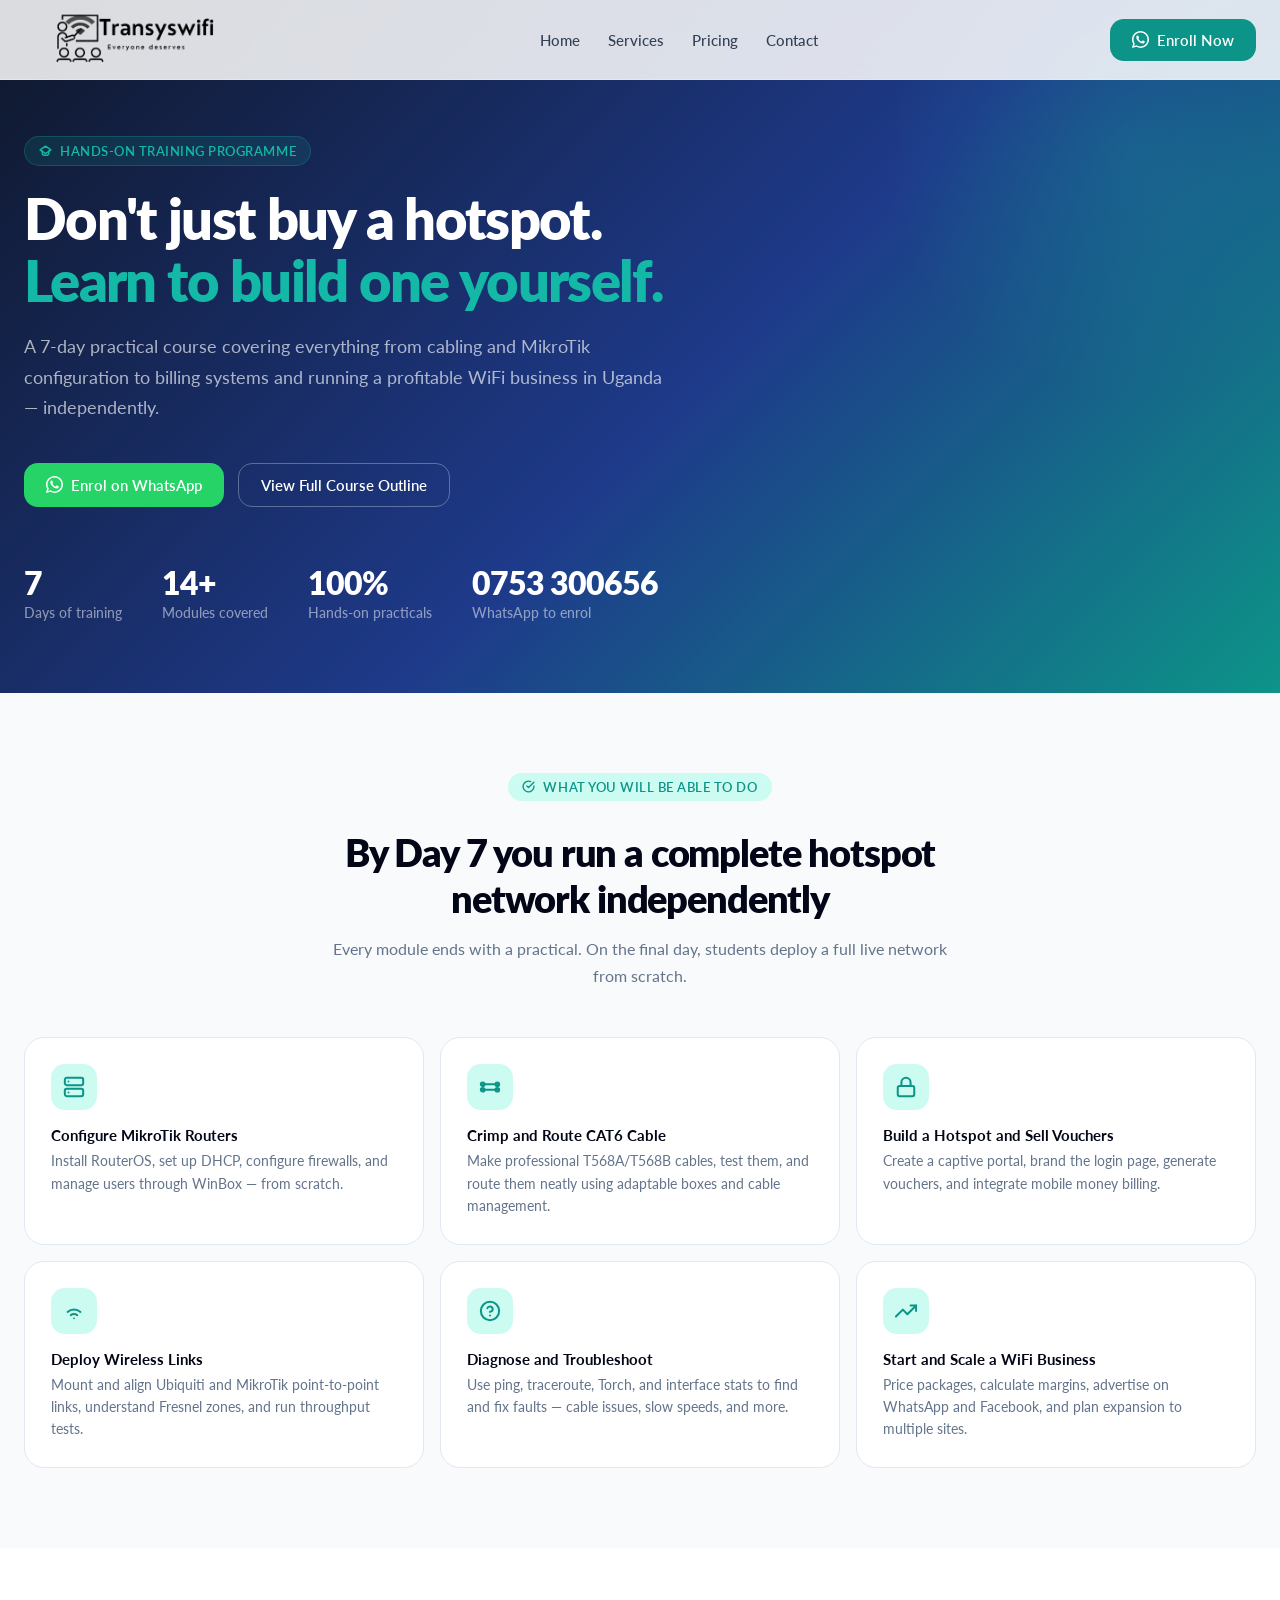
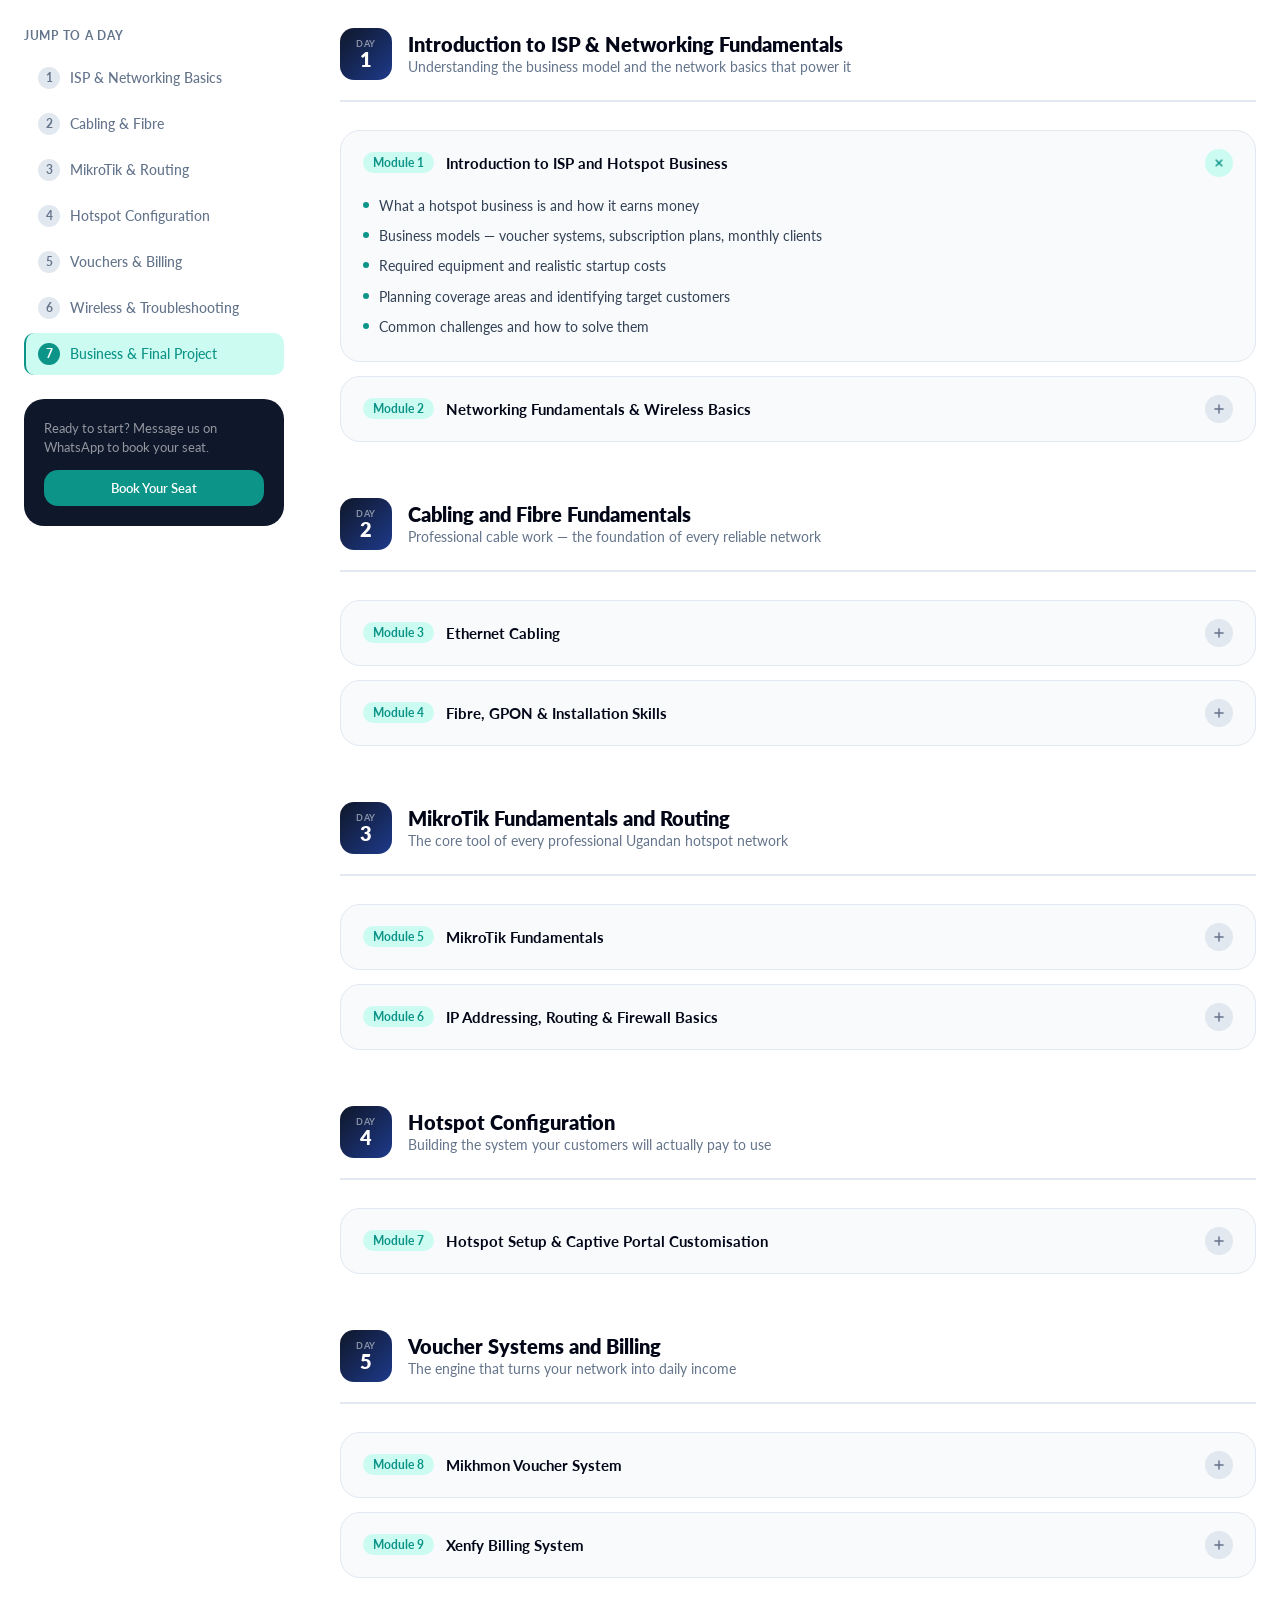
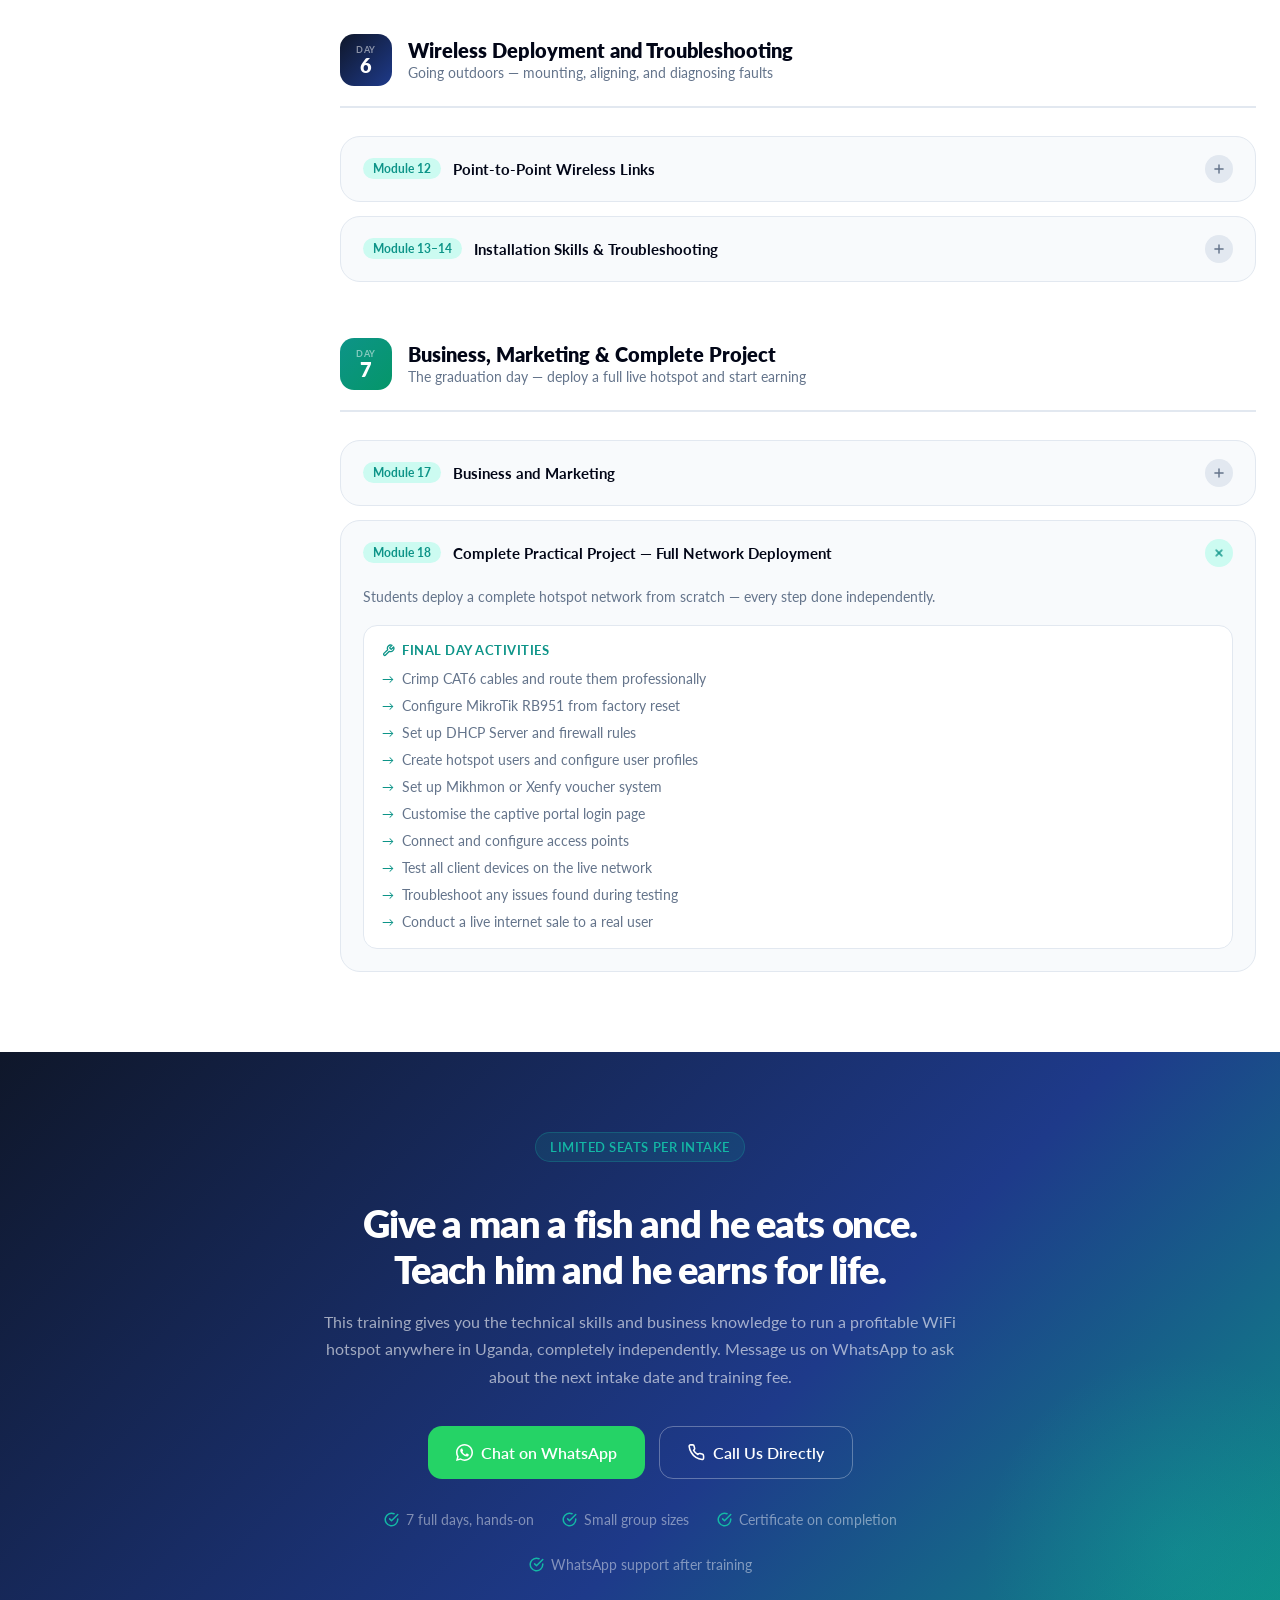
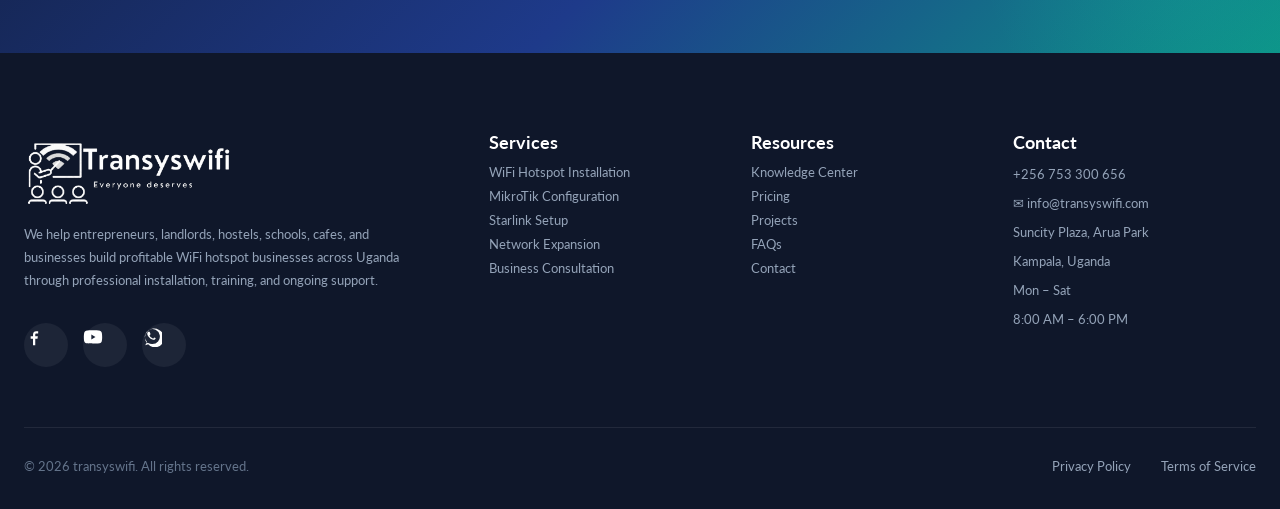
<file: blog/training.html>
<!DOCTYPE html>
<html lang="en">
<head>
<meta charset="UTF-8" />
<meta name="viewport" content="width=device-width, initial-scale=1.0" />
<title>WiFi Hotspot Business Training — 7-Day Course — Transys Network Solutions</title>
<meta name="description" content="Learn to install, configure and run a profitable WiFi hotspot business in Uganda. 7-day hands-on training covering MikroTik, cabling, billing systems and business setup." />
<link rel="preconnect" href="https://fonts.googleapis.com" />
<link rel="preconnect" href="https://fonts.gstatic.com" crossorigin />

<link rel="stylesheet" href="../../css/training.css" />
<link rel="stylesheet" href="../../css/footer.css" />
<link rel="stylesheet" href="../../css/variables.css" />
<style>
:root {
  --color-primary: #2563eb;
  --color-primary-dark: #1d4ed8;
  --color-primary-light: #dbeafe;
  --color-dark: #0f172a;
  --color-heading: #020617;
  --color-text: #334155;
  --color-text-light: #64748b;
  --color-accent: #0d9488;
  --color-accent-light: #ccfbf1;
  --color-bg: #ffffff;
  --color-bg-light: #f8fafc;
  --color-border: #e2e8f0;
  --color-white: #ffffff;
  --font-main: "Lato", -apple-system, BlinkMacSystemFont, "Segoe UI", sans-serif;
  --fw-regular:400;--fw-medium:500;--fw-semibold:600;--fw-bold:700;--fw-extrabold:800;
  --tracking-tight:-0.03em;
  --radius-sm:10px;--radius-md:14px;--radius-lg:20px;--radius-xl:24px;--radius-full:999px;
  --shadow-sm:0 2px 8px rgba(15,23,42,.06);
  --shadow-md:0 10px 40px rgba(15,23,42,.08);
  --shadow-lg:0 20px 60px rgba(15,23,42,.12);
  --ease:cubic-bezier(0.16,1,0.3,1);
  --transition-fast:0.2s var(--ease);
  --transition-base:0.35s var(--ease);
  --nav-height:80px;
}

*,*::before,*::after{box-sizing:border-box;margin:0;padding:0}
html{scroll-behavior:smooth;-webkit-text-size-adjust:100%}
body{font-family:var(--font-main);color:var(--color-text);background:var(--color-bg);-webkit-font-smoothing:antialiased}
img,svg{display:block;max-width:100%}
button{cursor:pointer;background:none;border:none;font:inherit;color:inherit}
a{color:inherit;text-decoration:none}
ul{list-style:none}

.container{width:100%;max-width:1280px;margin-inline:auto;padding-inline:24px}

/* NAV */
.navbar{position:fixed;top:0;left:0;right:0;height:var(--nav-height);display:flex;align-items:center;z-index:1000;background:rgba(255,255,255,0.85);backdrop-filter:blur(14px);-webkit-backdrop-filter:blur(14px);border-bottom:1px solid var(--color-border)}
.navbar__inner{display:flex;align-items:center;justify-content:space-between;width:100%}
.navbar__brand{display:flex;align-items:center;gap:10px;font-weight:var(--fw-extrabold);font-size:1.0625rem;color:var(--color-heading)}
.logo-mark{width:32px;height:32px;border-radius:8px;background:var(--color-dark);display:flex;align-items:center;justify-content:center}
.logo-mark svg{width:18px;height:18px}
.navbar__links{display:flex;align-items:center;gap:28px}
.navbar__links a{font-size:0.9375rem;font-weight:var(--fw-medium);color:var(--color-text);transition:color var(--transition-fast)}
.navbar__links a:hover{color:var(--color-heading)}
.btn{display:inline-flex;align-items:center;justify-content:center;gap:8px;padding:12px 22px;border-radius:var(--radius-md);font-weight:var(--fw-semibold);font-size:0.9375rem;white-space:nowrap;transition:transform var(--transition-fast),box-shadow var(--transition-fast),background var(--transition-fast)}
.btn svg{width:17px;height:17px}
.btn-primary{background:var(--color-dark);color:white;box-shadow:var(--shadow-sm)}
.btn-primary:hover{transform:translateY(-2px);box-shadow:var(--shadow-md)}
.btn-accent{background:var(--color-accent);color:white}
.btn-accent:hover{background:#0f766e;transform:translateY(-2px);box-shadow:var(--shadow-md)}
.btn-wa{background:#25d366;color:white}
.btn-wa:hover{background:#1fba58;transform:translateY(-2px)}
.btn-outline{background:transparent;color:var(--color-white);border:1.5px solid rgba(255,255,255,0.3)}
.btn-outline:hover{background:rgba(255,255,255,0.1);transform:translateY(-2px)}

/* HERO */
.training-hero{padding-top:calc(var(--nav-height) + 56px);padding-bottom:72px;background:linear-gradient(135deg,#0F172A 0%,#1E3A8A 55%,#0D9488 100%);position:relative;overflow:hidden}
.training-hero::before{content:"";position:absolute;top:-100px;right:-100px;width:500px;height:500px;background:radial-gradient(circle,rgba(20,184,166,0.18) 0%,transparent 70%);border-radius:50%}
.training-hero__inner{position:relative;z-index:1;max-width:900px}
.eyebrow{display:inline-flex;align-items:center;gap:8px;font-size:0.8125rem;font-weight:var(--fw-semibold);letter-spacing:0.04em;text-transform:uppercase;padding:6px 14px;border-radius:var(--radius-full)}
.eyebrow-teal{color:#14B8A6;background:rgba(20,184,166,0.12);border:1px solid rgba(20,184,166,0.25);margin-bottom:22px}
.eyebrow svg{width:13px;height:13px}
.training-hero h1{font-size:clamp(2rem,4.5vw,3.5rem);font-weight:var(--fw-extrabold);letter-spacing:var(--tracking-tight);color:var(--color-white);line-height:1.1;margin-bottom:20px}
.training-hero h1 span{color:#14B8A6}
.training-hero p{font-size:1.125rem;color:rgba(255,255,255,0.65);line-height:1.7;max-width:640px;margin-bottom:40px}
.training-hero__actions{display:flex;gap:14px;flex-wrap:wrap;margin-bottom:56px}
.training-hero__stats{display:flex;gap:40px;flex-wrap:wrap}
.hero-stat strong{display:block;font-size:2rem;font-weight:var(--fw-extrabold);color:var(--color-white);letter-spacing:var(--tracking-tight)}
.hero-stat span{font-size:0.875rem;color:rgba(255,255,255,0.5);font-weight:var(--fw-medium)}

/* OUTCOMES */
.outcomes{padding-block:80px;background:var(--color-bg-light)}
.section-head{margin-bottom:48px}
.section-head.center{text-align:center;max-width:640px;margin-inline:auto;margin-bottom:48px}
.section-head h2{font-size:clamp(1.75rem,3vw,2.5rem);font-weight:var(--fw-extrabold);letter-spacing:var(--tracking-tight);color:var(--color-heading);margin-top:14px;margin-bottom:14px}
.section-head p{font-size:1rem;color:var(--color-text-light);line-height:1.7}
.outcomes__grid{display:grid;grid-template-columns:repeat(3,1fr);gap:16px}
.outcome-card{background:var(--color-white);border:1px solid var(--color-border);border-radius:var(--radius-lg);padding:26px;transition:transform var(--transition-base),box-shadow var(--transition-base)}
.outcome-card:hover{transform:translateY(-5px);box-shadow:var(--shadow-md)}
.outcome-card .icon-wrap{width:46px;height:46px;border-radius:var(--radius-md);background:var(--color-accent-light);color:var(--color-accent);display:flex;align-items:center;justify-content:center;margin-bottom:16px}
.outcome-card .icon-wrap svg{width:22px;height:22px}
.outcome-card h4{font-size:0.9375rem;font-weight:var(--fw-bold);color:var(--color-heading);margin-bottom:6px}
.outcome-card p{font-size:0.875rem;color:var(--color-text-light);line-height:1.6}

/* COURSE OUTLINE */
.course{padding-block:80px}
.course__layout{display:grid;grid-template-columns:260px 1fr;gap:56px;align-items:start}
.course__toc{position:sticky;top:calc(var(--nav-height) + 24px)}
.course__toc-title{font-size:0.75rem;font-weight:var(--fw-bold);text-transform:uppercase;letter-spacing:0.06em;color:var(--color-text-light);margin-bottom:14px}
.day-nav{display:flex;flex-direction:column;gap:4px}
.day-nav a{display:flex;align-items:center;gap:10px;padding:10px 12px;border-radius:var(--radius-sm);font-size:0.875rem;font-weight:var(--fw-medium);color:var(--color-text-light);border-left:2px solid transparent;transition:all var(--transition-fast)}
.day-nav a:hover,.day-nav a.is-active{color:var(--color-accent);background:var(--color-accent-light);border-left-color:var(--color-accent)}
.day-nav a .day-num{width:22px;height:22px;border-radius:50%;background:var(--color-border);font-size:0.75rem;font-weight:var(--fw-bold);display:flex;align-items:center;justify-content:center;flex-shrink:0;transition:background var(--transition-fast),color var(--transition-fast)}
.day-nav a.is-active .day-num,.day-nav a:hover .day-num{background:var(--color-accent);color:white}
.course__toc-cta{margin-top:24px;background:var(--color-dark);border-radius:var(--radius-lg);padding:20px}
.course__toc-cta p{font-size:0.8125rem;color:rgba(255,255,255,0.55);margin-bottom:12px;line-height:1.5}
.course__toc-cta .btn{width:100%;font-size:0.8125rem;padding:10px}

/* Days */
.day-block{margin-bottom:56px;scroll-margin-top:calc(var(--nav-height) + 32px)}
.day-block:last-child{margin-bottom:0}
.day-header{display:flex;align-items:center;gap:16px;margin-bottom:28px;padding-bottom:20px;border-bottom:2px solid var(--color-border)}
.day-badge{width:52px;height:52px;border-radius:var(--radius-md);background:linear-gradient(135deg,var(--color-dark),#1E3A8A);color:white;display:flex;flex-direction:column;align-items:center;justify-content:center;flex-shrink:0}
.day-badge .day-word{font-size:0.55rem;font-weight:var(--fw-bold);text-transform:uppercase;letter-spacing:0.06em;color:rgba(255,255,255,0.5)}
.day-badge .day-n{font-size:1.25rem;font-weight:var(--fw-extrabold);color:white;line-height:1}
.day-header h2{font-size:1.25rem;font-weight:var(--fw-extrabold);color:var(--color-heading)}
.day-header p{font-size:0.875rem;color:var(--color-text-light);margin-top:2px}
.modules-grid{display:flex;flex-direction:column;gap:14px}
.module-card{background:var(--color-bg-light);border:1px solid var(--color-border);border-radius:var(--radius-lg);overflow:hidden}
.module-card__head{display:flex;align-items:center;justify-content:space-between;padding:18px 22px;cursor:pointer;user-select:none}
.module-card__title{display:flex;align-items:center;gap:12px}
.module-num{font-size:0.75rem;font-weight:var(--fw-bold);color:var(--color-accent);background:var(--color-accent-light);padding:3px 10px;border-radius:var(--radius-full)}
.module-card__title h3{font-size:0.9375rem;font-weight:var(--fw-bold);color:var(--color-heading)}
.module-toggle{width:28px;height:28px;border-radius:50%;background:var(--color-border);display:flex;align-items:center;justify-content:center;transition:background var(--transition-fast)}
.module-toggle svg{width:14px;height:14px;color:var(--color-text-light);transition:transform var(--transition-base)}
.module-card.is-open .module-toggle{background:var(--color-accent-light)}
.module-card.is-open .module-toggle svg{transform:rotate(45deg);color:var(--color-accent)}
.module-body{max-height:0;overflow:hidden;transition:max-height 0.4s var(--ease)}
.module-card.is-open .module-body{max-height:600px}
.module-body__inner{padding:0 22px 22px}
.module-items{display:flex;flex-direction:column;gap:8px}
.module-item{display:flex;align-items:flex-start;gap:10px;font-size:0.875rem;color:var(--color-text);line-height:1.6}
.module-item::before{content:"";width:6px;height:6px;border-radius:50%;background:var(--color-accent);flex-shrink:0;margin-top:7px}
.practical-box{margin-top:16px;background:white;border:1px solid var(--color-border);border-radius:var(--radius-md);padding:16px 18px}
.practical-box h4{font-size:0.8125rem;font-weight:var(--fw-bold);text-transform:uppercase;letter-spacing:0.04em;color:var(--color-accent);margin-bottom:10px;display:flex;align-items:center;gap:7px}
.practical-box h4 svg{width:13px;height:13px}
.practical-box ul{display:flex;flex-direction:column;gap:6px}
.practical-box ul li{display:flex;align-items:flex-start;gap:8px;font-size:0.875rem;color:var(--color-text-light);line-height:1.5}
.practical-box ul li::before{content:"→";color:var(--color-accent);font-size:0.75rem;margin-top:2px;flex-shrink:0}

/* ENROL CTA */
.enrol{padding-block:80px;background:linear-gradient(135deg,#0F172A 0%,#1E3A8A 60%,#0D9488 100%);position:relative;overflow:hidden}
.enrol::before{content:"";position:absolute;bottom:-100px;right:-100px;width:400px;height:400px;background:radial-gradient(circle,rgba(20,184,166,0.2) 0%,transparent 70%);border-radius:50%}
.enrol__inner{position:relative;z-index:1;text-align:center;max-width:640px;margin-inline:auto}
.enrol__inner h2{color:white;font-size:clamp(1.75rem,3vw,2.5rem);font-weight:var(--fw-extrabold);letter-spacing:var(--tracking-tight);margin-block:16px}
.enrol__inner p{color:rgba(255,255,255,0.6);font-size:1rem;line-height:1.7;margin-bottom:36px}
.enrol__actions{display:flex;gap:14px;justify-content:center;flex-wrap:wrap;margin-bottom:32px}
.enrol__detail{display:flex;gap:28px;justify-content:center;flex-wrap:wrap}
.enrol__detail-item{display:flex;align-items:center;gap:7px;font-size:0.875rem;color:rgba(255,255,255,0.45)}
.enrol__detail-item svg{width:15px;height:15px;color:#14B8A6}

/* MINI FOOTER */
.footer-mini{background:#060d1f;padding-block:26px}
.footer-mini__inner{display:flex;align-items:center;justify-content:space-between;gap:16px;flex-wrap:wrap}
.footer-mini p{font-size:0.8125rem;color:rgba(255,255,255,0.3)}
.footer-mini__links{display:flex;gap:20px}
.footer-mini__links a{font-size:0.8125rem;color:rgba(255,255,255,0.4);transition:color var(--transition-fast)}
.footer-mini__links a:hover{color:white}

/* RESPONSIVE */
@media(max-width:1024px){
  .course__layout{grid-template-columns:1fr}
  .course__toc{display:none}
  .outcomes__grid{grid-template-columns:repeat(2,1fr)}
}
@media(max-width:640px){
  .navbar__links{display:none}
  .outcomes__grid{grid-template-columns:1fr}
  .training-hero__actions{flex-direction:column}
  .training-hero__actions .btn{width:100%;justify-content:center}
  .enrol__actions{flex-direction:column;align-items:center}
  .enrol__actions .btn{width:100%;max-width:320px;justify-content:center}
  .footer-mini__inner{flex-direction:column;text-align:center}
}
</style>
</head>
<body>

<!-- NAV -->
<header class="navbar">
  <div class="container navbar__inner">
    <a href="../../index.html" class="navbar__brand">

      <span class="training-logo">
          <img class="training-logo"src="../Assets/logos/training-logo-black.png" alt="Transyswifi Logo Badge" /></  
      </span>
      
    </a>
    <nav class="navbar__links">
      <a href="../../index.html">Home</a>
      <a href="../../index.html#services">Services</a>
      <a href="../../index.html#pricing">Pricing</a>
      <a href="../../index.html#contact">Contact</a>
    </nav>
    <a href="https://wa.me/256753300656?text=Hi%20Transys%2C%20I%20want%20to%20enrol%20in%20the%207-day%20WiFi%20training%20course." target="_blank" class="btn btn-accent">
      <svg viewBox="0 0 24 24" fill="currentColor" width="16" height="16">
        <path d="M17.472 14.382c-.297-.149-1.758-.867-2.03-.967-.273-.099-.471-.148-.67.15-.197.297-.767.966-.94 1.164-.173.199-.347.223-.644.075-.297-.15-1.255-.463-2.39-1.475-.883-.788-1.48-1.761-1.653-2.059-.173-.297-.018-.458.13-.606.134-.133.298-.347.446-.52.149-.174.198-.298.298-.497.099-.198.05-.371-.025-.52-.075-.149-.669-1.612-.916-2.207-.242-.579-.487-.5-.669-.51-.173-.008-.371-.01-.57-.01-.198 0-.52.074-.792.372-.272.297-1.04 1.016-1.04 2.479 0 1.462 1.065 2.875 1.213 3.074.149.198 2.096 3.2 5.077 4.487.709.306 1.262.489 1.694.625.712.227 1.36.195 1.871.118.571-.085 1.758-.719 2.006-1.413.248-.694.248-1.289.173-1.413z"/>
        <path d="M12 0C5.373 0 0 5.373 0 12c0 2.127.558 4.122 1.532 5.856L0 24l6.335-1.652A11.954 11.954 0 0 0 12 24c6.627 0 12-5.373 12-12S18.627 0 12 0zm0 21.818a9.818 9.818 0 0 1-5.002-1.375l-.36-.214-3.727.977.995-3.635-.235-.374A9.778 9.778 0 0 1 2.182 12C2.182 6.57 6.57 2.182 12 2.182c5.43 0 9.818 4.388 9.818 9.818 0 5.43-4.388 9.818-9.818 9.818z"/>
      </svg>
      Enroll Now
    </a>
  </div>
</header>

<!-- HERO -->
<section class="training-hero">
  <div class="container">
    <div class="training-hero__inner">
      <span class="eyebrow eyebrow-teal">
        <svg viewBox="0 0 24 24" fill="none" stroke="currentColor" stroke-width="2.5" stroke-linecap="round" stroke-linejoin="round">
          <path d="M22 9l-10-7L2 9l10 7 10-7z"/><path d="M6 11v5c0 1.5 3 3 6 3s6-1.5 6-3v-5"/>
        </svg>
        Hands-On Training Programme
      </span>
      <h1>Don't just buy a hotspot.<br/><span>Learn to build one yourself.</span></h1>
      <p>A 7-day practical course covering everything from cabling and MikroTik configuration to billing systems and running a profitable WiFi business in Uganda — independently.</p>
      <div class="training-hero__actions">
        <a href="https://wa.me/256753300656?text=Hi%20Transys%2C%20I%20want%20to%20enrol%20in%20the%207-day%20WiFi%20Hotspot%20Training%20Course.%20Please%20send%20me%20details%20on%20the%20next%20intake%2C%20cost%2C%20and%20schedule." target="_blank" class="btn btn-wa">
          <svg viewBox="0 0 24 24" fill="currentColor" width="17" height="17"><path d="M17.472 14.382c-.297-.149-1.758-.867-2.03-.967-.273-.099-.471-.148-.67.15-.197.297-.767.966-.94 1.164-.173.199-.347.223-.644.075-.297-.15-1.255-.463-2.39-1.475-.883-.788-1.48-1.761-1.653-2.059-.173-.297-.018-.458.13-.606.134-.133.298-.347.446-.52.149-.174.198-.298.298-.497.099-.198.05-.371-.025-.52-.075-.149-.669-1.612-.916-2.207-.242-.579-.487-.5-.669-.51-.173-.008-.371-.01-.57-.01-.198 0-.52.074-.792.372-.272.297-1.04 1.016-1.04 2.479 0 1.462 1.065 2.875 1.213 3.074.149.198 2.096 3.2 5.077 4.487.709.306 1.262.489 1.694.625.712.227 1.36.195 1.871.118.571-.085 1.758-.719 2.006-1.413.248-.694.248-1.289.173-1.413z"/><path d="M12 0C5.373 0 0 5.373 0 12c0 2.127.558 4.122 1.532 5.856L0 24l6.335-1.652A11.954 11.954 0 0 0 12 24c6.627 0 12-5.373 12-12S18.627 0 12 0zm0 21.818a9.818 9.818 0 0 1-5.002-1.375l-.36-.214-3.727.977.995-3.635-.235-.374A9.778 9.778 0 0 1 2.182 12C2.182 6.57 6.57 2.182 12 2.182c5.43 0 9.818 4.388 9.818 9.818 0 5.43-4.388 9.818-9.818 9.818z"/></svg>
          Enrol on WhatsApp
        </a>
        <a href="#course" class="btn btn-outline">View Full Course Outline</a>
      </div>
      <div class="training-hero__stats">
        <div class="hero-stat"><strong>7</strong><span>Days of training</span></div>
        <div class="hero-stat"><strong>14+</strong><span>Modules covered</span></div>
        <div class="hero-stat"><strong>100%</strong><span>Hands-on practicals</span></div>
        <div class="hero-stat"><strong>0753 300656</strong><span>WhatsApp to enrol</span></div>
      </div>
    </div>
  </div>
</section>

<!-- OUTCOMES -->
<section class="outcomes">
  <div class="container">
    <div class="section-head center">
      <span class="eyebrow" style="background:var(--color-accent-light);color:var(--color-accent);margin-bottom:14px">
        <svg width="13" height="13" viewBox="0 0 24 24" fill="none" stroke="currentColor" stroke-width="2.5" stroke-linecap="round" stroke-linejoin="round"><path d="M22 11.08V12a10 10 0 1 1-5.93-9.14"/><polyline points="22 4 12 14.01 9 11.01"/></svg>
        What You Will Be Able To Do
      </span>
      <h2>By Day 7 you run a complete hotspot network independently</h2>
      <p>Every module ends with a practical. On the final day, students deploy a full live network from scratch.</p>
    </div>
    <div class="outcomes__grid">
      <div class="outcome-card">
        <div class="icon-wrap"><svg viewBox="0 0 24 24" fill="none" stroke="currentColor" stroke-width="2.2" stroke-linecap="round" stroke-linejoin="round"><rect x="2" y="2" width="20" height="8" rx="2"/><rect x="2" y="14" width="20" height="8" rx="2"/><circle cx="6" cy="6" r="1" fill="currentColor" stroke="none"/><circle cx="6" cy="18" r="1" fill="currentColor" stroke="none"/></svg></div>
        <h4>Configure MikroTik Routers</h4>
        <p>Install RouterOS, set up DHCP, configure firewalls, and manage users through WinBox — from scratch.</p>
      </div>
      <div class="outcome-card">
        <div class="icon-wrap"><svg viewBox="0 0 24 24" fill="none" stroke="currentColor" stroke-width="2.2" stroke-linecap="round" stroke-linejoin="round"><path d="M4 9h16"/><circle cx="4" cy="9" r="2"/><circle cx="20" cy="9" r="2"/><path d="M4 15h16"/><circle cx="4" cy="15" r="2"/><circle cx="20" cy="15" r="2"/></svg></div>
        <h4>Crimp and Route CAT6 Cable</h4>
        <p>Make professional T568A/T568B cables, test them, and route them neatly using adaptable boxes and cable management.</p>
      </div>
      <div class="outcome-card">
        <div class="icon-wrap"><svg viewBox="0 0 24 24" fill="none" stroke="currentColor" stroke-width="2.2" stroke-linecap="round" stroke-linejoin="round"><rect x="3" y="11" width="18" height="11" rx="2"/><path d="M7 11V7a5 5 0 0 1 10 0v4"/></svg></div>
        <h4>Build a Hotspot and Sell Vouchers</h4>
        <p>Create a captive portal, brand the login page, generate vouchers, and integrate mobile money billing.</p>
      </div>
      <div class="outcome-card">
        <div class="icon-wrap"><svg viewBox="0 0 24 24" fill="none" stroke="currentColor" stroke-width="2.2" stroke-linecap="round" stroke-linejoin="round"><path d="M5 13a11 11 0 0 1 14 0"/><path d="M8.5 16.5a6 6 0 0 1 7 0"/><circle cx="12" cy="20" r="1" fill="currentColor" stroke="none"/></svg></div>
        <h4>Deploy Wireless Links</h4>
        <p>Mount and align Ubiquiti and MikroTik point-to-point links, understand Fresnel zones, and run throughput tests.</p>
      </div>
      <div class="outcome-card">
        <div class="icon-wrap"><svg viewBox="0 0 24 24" fill="none" stroke="currentColor" stroke-width="2.2" stroke-linecap="round" stroke-linejoin="round"><circle cx="12" cy="12" r="10"/><path d="M9.09 9a3 3 0 0 1 5.83 1c0 2-3 3-3 3"/><path d="M12 17h.01"/></svg></div>
        <h4>Diagnose and Troubleshoot</h4>
        <p>Use ping, traceroute, Torch, and interface stats to find and fix faults — cable issues, slow speeds, and more.</p>
      </div>
      <div class="outcome-card">
        <div class="icon-wrap"><svg viewBox="0 0 24 24" fill="none" stroke="currentColor" stroke-width="2.2" stroke-linecap="round" stroke-linejoin="round"><polyline points="23 6 13.5 15.5 8.5 10.5 1 18"/><polyline points="17 6 23 6 23 12"/></svg></div>
        <h4>Start and Scale a WiFi Business</h4>
        <p>Price packages, calculate margins, advertise on WhatsApp and Facebook, and plan expansion to multiple sites.</p>
      </div>
    </div>
  </div>
</section>

<!-- COURSE OUTLINE -->
<section class="course" id="course">
  <div class="container">
    <div class="course__layout">

      <!-- Sidebar TOC -->
      <aside class="course__toc">
        <p class="course__toc-title">Jump to a day</p>
        <nav class="day-nav" id="dayNav">
          <a href="#day1"><span class="day-num">1</span>ISP &amp; Networking Basics</a>
          <a href="#day2"><span class="day-num">2</span>Cabling &amp; Fibre</a>
          <a href="#day3"><span class="day-num">3</span>MikroTik &amp; Routing</a>
          <a href="#day4"><span class="day-num">4</span>Hotspot Configuration</a>
          <a href="#day5"><span class="day-num">5</span>Vouchers &amp; Billing</a>
          <a href="#day6"><span class="day-num">6</span>Wireless &amp; Troubleshooting</a>
          <a href="#day7"><span class="day-num">7</span>Business &amp; Final Project</a>
        </nav>
        <div class="course__toc-cta">
          <p>Ready to start? Message us on WhatsApp to book your seat.</p>
          <a href="https://wa.me/256753300656?text=Hi%20Transys%2C%20I%20want%20to%20enrol%20in%20the%207-day%20WiFi%20Training.%20Please%20tell%20me%20the%20next%20intake%20date%20and%20training%20fee." target="_blank" class="btn btn-accent">Book Your Seat</a>
        </div>
      </aside>

      <!-- Days -->
      <div class="course__days">

        <!-- DAY 1 -->
        <div class="day-block" id="day1">
          <div class="day-header">
            <div class="day-badge"><span class="day-word">Day</span><span class="day-n">1</span></div>
            <div><h2>Introduction to ISP &amp; Networking Fundamentals</h2><p>Understanding the business model and the network basics that power it</p></div>
          </div>
          <div class="modules-grid">
            <div class="module-card is-open">
              <div class="module-card__head" onclick="toggleModule(this)">
                <div class="module-card__title"><span class="module-num">Module 1</span><h3>Introduction to ISP and Hotspot Business</h3></div>
                <span class="module-toggle"><svg viewBox="0 0 24 24" fill="none" stroke="currentColor" stroke-width="2.5" stroke-linecap="round" stroke-linejoin="round"><path d="M12 5v14M5 12h14"/></svg></span>
              </div>
              <div class="module-body"><div class="module-body__inner">
                <div class="module-items">
                  <div class="module-item">What a hotspot business is and how it earns money</div>
                  <div class="module-item">Business models — voucher systems, subscription plans, monthly clients</div>
                  <div class="module-item">Required equipment and realistic startup costs</div>
                  <div class="module-item">Planning coverage areas and identifying target customers</div>
                  <div class="module-item">Common challenges and how to solve them</div>
                </div>
              </div></div>
            </div>
            <div class="module-card">
              <div class="module-card__head" onclick="toggleModule(this)">
                <div class="module-card__title"><span class="module-num">Module 2</span><h3>Networking Fundamentals &amp; Wireless Basics</h3></div>
                <span class="module-toggle"><svg viewBox="0 0 24 24" fill="none" stroke="currentColor" stroke-width="2.5" stroke-linecap="round" stroke-linejoin="round"><path d="M12 5v14M5 12h14"/></svg></span>
              </div>
              <div class="module-body"><div class="module-body__inner">
                <div class="module-items">
                  <div class="module-item">IP addresses, DHCP, DNS, gateway addresses</div>
                  <div class="module-item">Bandwidth concepts explained practically</div>
                  <div class="module-item">Access point modes and SSIDs</div>
                  <div class="module-item">2.4 GHz vs 5 GHz bands — when to use each</div>
                  <div class="module-item">Channel selection and reducing frequency interference</div>
                </div>
                <div class="practical-box">
                  <h4><svg viewBox="0 0 24 24" fill="none" stroke="currentColor" stroke-width="2.4" stroke-linecap="round" stroke-linejoin="round"><path d="M14.7 6.3a1 1 0 0 0 0 1.4l1.6 1.6a1 1 0 0 0 1.4 0l3.77-3.77a6 6 0 0 1-7.94 7.94l-6.91 6.91a2.12 2.12 0 0 1-3-3l6.91-6.91a6 6 0 0 1 7.94-7.94l-3.76 3.76z"/></svg> Practical</h4>
                  <ul>
                    <li>Access a live router and navigate its settings</li>
                    <li>View and record network settings</li>
                    <li>Complete IP addressing exercises</li>
                  </ul>
                </div>
              </div></div>
            </div>
          </div>
        </div>

        <!-- DAY 2 -->
        <div class="day-block" id="day2">
          <div class="day-header">
            <div class="day-badge"><span class="day-word">Day</span><span class="day-n">2</span></div>
            <div><h2>Cabling and Fibre Fundamentals</h2><p>Professional cable work — the foundation of every reliable network</p></div>
          </div>
          <div class="modules-grid">
            <div class="module-card">
              <div class="module-card__head" onclick="toggleModule(this)">
                <div class="module-card__title"><span class="module-num">Module 3</span><h3>Ethernet Cabling</h3></div>
                <span class="module-toggle"><svg viewBox="0 0 24 24" fill="none" stroke="currentColor" stroke-width="2.5" stroke-linecap="round" stroke-linejoin="round"><path d="M12 5v14M5 12h14"/></svg></span>
              </div>
              <div class="module-body"><div class="module-body__inner">
                <div class="module-items">
                  <div class="module-item">CAT5e and CAT6 cable differences and when to use each</div>
                  <div class="module-item">T568A and T568B wiring standards</div>
                  <div class="module-item">RJ45 connector crimping technique</div>
                  <div class="module-item">Cable testing procedures</div>
                  <div class="module-item">Cable management and safety procedures</div>
                </div>
              </div></div>
            </div>
            <div class="module-card">
              <div class="module-card__head" onclick="toggleModule(this)">
                <div class="module-card__title"><span class="module-num">Module 4</span><h3>Fibre, GPON &amp; Installation Skills</h3></div>
                <span class="module-toggle"><svg viewBox="0 0 24 24" fill="none" stroke="currentColor" stroke-width="2.5" stroke-linecap="round" stroke-linejoin="round"><path d="M12 5v14M5 12h14"/></svg></span>
              </div>
              <div class="module-body"><div class="module-body__inner">
                <div class="module-items">
                  <div class="module-item">Fibre optic concepts — how light carries data</div>
                  <div class="module-item">OLT and ONU/GPON router roles</div>
                  <div class="module-item">SC/APC connector types</div>
                  <div class="module-item">POE concepts — powering access points over cable</div>
                  <div class="module-item">Kajegere — neat, professional cable dressing</div>
                  <div class="module-item">Adaptable boxes, power supplies, and grounding</div>
                </div>
                <div class="practical-box">
                  <h4><svg viewBox="0 0 24 24" fill="none" stroke="currentColor" stroke-width="2.4" stroke-linecap="round" stroke-linejoin="round"><path d="M14.7 6.3a1 1 0 0 0 0 1.4l1.6 1.6a1 1 0 0 0 1.4 0l3.77-3.77a6 6 0 0 1-7.94 7.94l-6.91 6.91a2.12 2.12 0 0 1-3-3l6.91-6.91a6 6 0 0 1 7.94-7.94l-3.76 3.76z"/></svg> Practical</h4>
                  <ul>
                    <li>Crimp RJ45 connectors onto CAT6 cable</li>
                    <li>Test completed cables with a cable tester</li>
                    <li>Install and connect a GPON router</li>
                  </ul>
                </div>
              </div></div>
            </div>
          </div>
        </div>

        <!-- DAY 3 -->
        <div class="day-block" id="day3">
          <div class="day-header">
            <div class="day-badge"><span class="day-word">Day</span><span class="day-n">3</span></div>
            <div><h2>MikroTik Fundamentals and Routing</h2><p>The core tool of every professional Ugandan hotspot network</p></div>
          </div>
          <div class="modules-grid">
            <div class="module-card">
              <div class="module-card__head" onclick="toggleModule(this)">
                <div class="module-card__title"><span class="module-num">Module 5</span><h3>MikroTik Fundamentals</h3></div>
                <span class="module-toggle"><svg viewBox="0 0 24 24" fill="none" stroke="currentColor" stroke-width="2.5" stroke-linecap="round" stroke-linejoin="round"><path d="M12 5v14M5 12h14"/></svg></span>
              </div>
              <div class="module-body"><div class="module-body__inner">
                <div class="module-items">
                  <div class="module-item">RouterOS overview and architecture</div>
                  <div class="module-item">WinBox interface navigation</div>
                  <div class="module-item">User management and access levels</div>
                  <div class="module-item">Backup, restore, and upgrading RouterOS</div>
                </div>
              </div></div>
            </div>
            <div class="module-card">
              <div class="module-card__head" onclick="toggleModule(this)">
                <div class="module-card__title"><span class="module-num">Module 6</span><h3>IP Addressing, Routing &amp; Firewall Basics</h3></div>
                <span class="module-toggle"><svg viewBox="0 0 24 24" fill="none" stroke="currentColor" stroke-width="2.5" stroke-linecap="round" stroke-linejoin="round"><path d="M12 5v14M5 12h14"/></svg></span>
              </div>
              <div class="module-body"><div class="module-body__inner">
                <div class="module-items">
                  <div class="module-item">Static IP configuration</div>
                  <div class="module-item">DHCP Server and DHCP Client setup</div>
                  <div class="module-item">Firewall input and forward chains</div>
                  <div class="module-item">NAT basics — sharing one IP with many users</div>
                  <div class="module-item">Basic security rules to protect the router</div>
                </div>
                <div class="practical-box">
                  <h4><svg viewBox="0 0 24 24" fill="none" stroke="currentColor" stroke-width="2.4" stroke-linecap="round" stroke-linejoin="round"><path d="M14.7 6.3a1 1 0 0 0 0 1.4l1.6 1.6a1 1 0 0 0 1.4 0l3.77-3.77a6 6 0 0 1-7.94 7.94l-6.91 6.91a2.12 2.12 0 0 1-3-3l6.91-6.91a6 6 0 0 1 7.94-7.94l-3.76 3.76z"/></svg> Practical</h4>
                  <ul>
                    <li>Configure an RB951 router from factory default</li>
                    <li>Assign static and dynamic IP addresses</li>
                    <li>Set up a working DHCP Server</li>
                  </ul>
                </div>
              </div></div>
            </div>
          </div>
        </div>

        <!-- DAY 4 -->
        <div class="day-block" id="day4">
          <div class="day-header">
            <div class="day-badge"><span class="day-word">Day</span><span class="day-n">4</span></div>
            <div><h2>Hotspot Configuration</h2><p>Building the system your customers will actually pay to use</p></div>
          </div>
          <div class="modules-grid">
            <div class="module-card">
              <div class="module-card__head" onclick="toggleModule(this)">
                <div class="module-card__title"><span class="module-num">Module 7</span><h3>Hotspot Setup &amp; Captive Portal Customisation</h3></div>
                <span class="module-toggle"><svg viewBox="0 0 24 24" fill="none" stroke="currentColor" stroke-width="2.5" stroke-linecap="round" stroke-linejoin="round"><path d="M12 5v14M5 12h14"/></svg></span>
              </div>
              <div class="module-body"><div class="module-body__inner">
                <div class="module-items">
                  <div class="module-item">Creating a hotspot server from scratch</div>
                  <div class="module-item">User profiles — speed, data, and time limits</div>
                  <div class="module-item">Shared users and session management</div>
                  <div class="module-item">Cookie authentication and Walled Garden</div>
                  <div class="module-item">Custom HTML login pages with branding and logos</div>
                  <div class="module-item">Advertising and redirect pages</div>
                </div>
                <div class="practical-box">
                  <h4><svg viewBox="0 0 24 24" fill="none" stroke="currentColor" stroke-width="2.4" stroke-linecap="round" stroke-linejoin="round"><path d="M14.7 6.3a1 1 0 0 0 0 1.4l1.6 1.6a1 1 0 0 0 1.4 0l3.77-3.77a6 6 0 0 1-7.94 7.94l-6.91 6.91a2.12 2.12 0 0 1-3-3l6.91-6.91a6 6 0 0 1 7.94-7.94l-3.76 3.76z"/></svg> Practical</h4>
                  <ul>
                    <li>Create a complete hotspot server</li>
                    <li>Configure user profiles and session limits</li>
                    <li>Customise the login page with a logo and colour scheme</li>
                  </ul>
                </div>
              </div></div>
            </div>
          </div>
        </div>

        <!-- DAY 5 -->
        <div class="day-block" id="day5">
          <div class="day-header">
            <div class="day-badge"><span class="day-word">Day</span><span class="day-n">5</span></div>
            <div><h2>Voucher Systems and Billing</h2><p>The engine that turns your network into daily income</p></div>
          </div>
          <div class="modules-grid">
            <div class="module-card">
              <div class="module-card__head" onclick="toggleModule(this)">
                <div class="module-card__title"><span class="module-num">Module 8</span><h3>Mikhmon Voucher System</h3></div>
                <span class="module-toggle"><svg viewBox="0 0 24 24" fill="none" stroke="currentColor" stroke-width="2.5" stroke-linecap="round" stroke-linejoin="round"><path d="M12 5v14M5 12h14"/></svg></span>
              </div>
              <div class="module-body"><div class="module-body__inner">
                <div class="module-items">
                  <div class="module-item">MikroTik hotspot vouchers and User Manager</div>
                  <div class="module-item">Batch user generation for large deployments</div>
                  <div class="module-item">Printing voucher batches for resale</div>
                  <div class="module-item">Time-based and data-based packages</div>
                </div>
              </div></div>
            </div>
            <div class="module-card">
              <div class="module-card__head" onclick="toggleModule(this)">
                <div class="module-card__title"><span class="module-num">Module 9</span><h3>Xenfy Billing System</h3></div>
                <span class="module-toggle"><svg viewBox="0 0 24 24" fill="none" stroke="currentColor" stroke-width="2.5" stroke-linecap="round" stroke-linejoin="round"><path d="M12 5v14M5 12h14"/></svg></span>
              </div>
              <div class="module-body"><div class="module-body__inner">
                <div class="module-items">
                  <div class="module-item">Installation and initial configuration</div>
                  <div class="module-item">Creating and managing internet packages</div>
                  <div class="module-item">Voucher generation and user management</div>
                  <div class="module-item">Monitoring active customers and usage</div>
                </div>
                <div class="practical-box">
                  <h4><svg viewBox="0 0 24 24" fill="none" stroke="currentColor" stroke-width="2.4" stroke-linecap="round" stroke-linejoin="round"><path d="M14.7 6.3a1 1 0 0 0 0 1.4l1.6 1.6a1 1 0 0 0 1.4 0l3.77-3.77a6 6 0 0 1-7.94 7.94l-6.91 6.91a2.12 2.12 0 0 1-3-3l6.91-6.91a6 6 0 0 1 7.94-7.94l-3.76 3.76z"/></svg> Practical</h4>
                  <ul>
                    <li>Generate and print a full batch of vouchers</li>
                    <li>Create and price internet packages</li>
                    <li>Conduct a live sale of internet access to a test device</li>
                  </ul>
                </div>
              </div></div>
            </div>
          </div>
        </div>

        <!-- DAY 6 -->
        <div class="day-block" id="day6">
          <div class="day-header">
            <div class="day-badge"><span class="day-word">Day</span><span class="day-n">6</span></div>
            <div><h2>Wireless Deployment and Troubleshooting</h2><p>Going outdoors — mounting, aligning, and diagnosing faults</p></div>
          </div>
          <div class="modules-grid">
            <div class="module-card">
              <div class="module-card__head" onclick="toggleModule(this)">
                <div class="module-card__title"><span class="module-num">Module 12</span><h3>Point-to-Point Wireless Links</h3></div>
                <span class="module-toggle"><svg viewBox="0 0 24 24" fill="none" stroke="currentColor" stroke-width="2.5" stroke-linecap="round" stroke-linejoin="round"><path d="M12 5v14M5 12h14"/></svg></span>
              </div>
              <div class="module-body"><div class="module-body__inner">
                <div class="module-items">
                  <div class="module-item">Ubiquiti and MikroTik wireless link configuration</div>
                  <div class="module-item">Antenna alignment procedures</div>
                  <div class="module-item">Understanding Fresnel zone clearance</div>
                  <div class="module-item">Throughput testing and signal optimisation</div>
                </div>
              </div></div>
            </div>
            <div class="module-card">
              <div class="module-card__head" onclick="toggleModule(this)">
                <div class="module-card__title"><span class="module-num">Module 13–14</span><h3>Installation Skills &amp; Troubleshooting</h3></div>
                <span class="module-toggle"><svg viewBox="0 0 24 24" fill="none" stroke="currentColor" stroke-width="2.5" stroke-linecap="round" stroke-linejoin="round"><path d="M12 5v14M5 12h14"/></svg></span>
              </div>
              <div class="module-body"><div class="module-body__inner">
                <div class="module-items">
                  <div class="module-item">Pole climbing safety and correct techniques</div>
                  <div class="module-item">Mounting and waterproofing outdoor access points</div>
                  <div class="module-item">Ping, Traceroute and MikroTik Torch tool</div>
                  <div class="module-item">Interface statistics and bandwidth tests</div>
                  <div class="module-item">Diagnosing cable faults and slow internet problems</div>
                </div>
                <div class="practical-box">
                  <h4><svg viewBox="0 0 24 24" fill="none" stroke="currentColor" stroke-width="2.4" stroke-linecap="round" stroke-linejoin="round"><path d="M14.7 6.3a1 1 0 0 0 0 1.4l1.6 1.6a1 1 0 0 0 1.4 0l3.77-3.77a6 6 0 0 1-7.94 7.94l-6.91 6.91a2.12 2.12 0 0 1-3-3l6.91-6.91a6 6 0 0 1 7.94-7.94l-3.76 3.76z"/></svg> Practical</h4>
                  <ul>
                    <li>Mount an access point on a pole or wall</li>
                    <li>Align two antennas for a point-to-point link</li>
                    <li>Troubleshoot a deliberately broken network</li>
                  </ul>
                </div>
              </div></div>
            </div>
          </div>
        </div>

        <!-- DAY 7 -->
        <div class="day-block" id="day7">
          <div class="day-header">
            <div class="day-badge" style="background:linear-gradient(135deg,#0D9488,#059669)"><span class="day-word">Day</span><span class="day-n">7</span></div>
            <div><h2>Business, Marketing &amp; Complete Project</h2><p>The graduation day — deploy a full live hotspot and start earning</p></div>
          </div>
          <div class="modules-grid">
            <div class="module-card">
              <div class="module-card__head" onclick="toggleModule(this)">
                <div class="module-card__title"><span class="module-num">Module 17</span><h3>Business and Marketing</h3></div>
                <span class="module-toggle"><svg viewBox="0 0 24 24" fill="none" stroke="currentColor" stroke-width="2.5" stroke-linecap="round" stroke-linejoin="round"><path d="M12 5v14M5 12h14"/></svg></span>
              </div>
              <div class="module-body"><div class="module-body__inner">
                <div class="module-items">
                  <div class="module-item">Calculating realistic startup costs and payback periods</div>
                  <div class="module-item">Pricing strategies and profit margin calculations</div>
                  <div class="module-item">Customer support systems that retain clients</div>
                  <div class="module-item">Advertising through WhatsApp and Facebook</div>
                  <div class="module-item">Scaling from one location to multiple sites</div>
                </div>
              </div></div>
            </div>
            <div class="module-card is-open">
              <div class="module-card__head" onclick="toggleModule(this)">
                <div class="module-card__title"><span class="module-num">Module 18</span><h3>Complete Practical Project — Full Network Deployment</h3></div>
                <span class="module-toggle"><svg viewBox="0 0 24 24" fill="none" stroke="currentColor" stroke-width="2.5" stroke-linecap="round" stroke-linejoin="round"><path d="M12 5v14M5 12h14"/></svg></span>
              </div>
              <div class="module-body"><div class="module-body__inner">
                <p style="font-size:0.9rem;color:var(--color-text-light);margin-bottom:16px;line-height:1.7">Students deploy a complete hotspot network from scratch — every step done independently.</p>
                <div class="practical-box">
                  <h4><svg viewBox="0 0 24 24" fill="none" stroke="currentColor" stroke-width="2.4" stroke-linecap="round" stroke-linejoin="round"><path d="M14.7 6.3a1 1 0 0 0 0 1.4l1.6 1.6a1 1 0 0 0 1.4 0l3.77-3.77a6 6 0 0 1-7.94 7.94l-6.91 6.91a2.12 2.12 0 0 1-3-3l6.91-6.91a6 6 0 0 1 7.94-7.94l-3.76 3.76z"/></svg> Final Day Activities</h4>
                  <ul>
                    <li>Crimp CAT6 cables and route them professionally</li>
                    <li>Configure MikroTik RB951 from factory reset</li>
                    <li>Set up DHCP Server and firewall rules</li>
                    <li>Create hotspot users and configure user profiles</li>
                    <li>Set up Mikhmon or Xenfy voucher system</li>
                    <li>Customise the captive portal login page</li>
                    <li>Connect and configure access points</li>
                    <li>Test all client devices on the live network</li>
                    <li>Troubleshoot any issues found during testing</li>
                    <li>Conduct a live internet sale to a real user</li>
                  </ul>
                </div>
              </div></div>
            </div>
          </div>
        </div>

      </div><!-- end course__days -->
    </div><!-- end course__layout -->
  </div>
</section>

<!-- ENROL CTA -->
<section class="enrol">
  <div class="container">
    <div class="enrol__inner">
      <span class="eyebrow eyebrow-teal">Limited seats per intake</span>
      <h2>Give a man a fish and he eats once.<br/>Teach him and he earns for life.</h2>
      <p>This training gives you the technical skills and business knowledge to run a profitable WiFi hotspot anywhere in Uganda, completely independently. Message us on WhatsApp to ask about the next intake date and training fee.</p>
      <div class="enrol__actions">
        <a href="https://wa.me/256753300656?text=Hi%20Transys%2C%20I%20want%20to%20enrol%20in%20the%207-day%20WiFi%20Hotspot%20Training%20Course.%20Please%20send%20me%20details%20about%20the%20next%20intake%2C%20training%20fee%2C%20and%20what%20to%20bring." target="_blank" class="btn btn-wa" style="padding:16px 28px;font-size:1rem">
          <svg viewBox="0 0 24 24" fill="currentColor" width="18" height="18"><path d="M17.472 14.382c-.297-.149-1.758-.867-2.03-.967-.273-.099-.471-.148-.67.15-.197.297-.767.966-.94 1.164-.173.199-.347.223-.644.075-.297-.15-1.255-.463-2.39-1.475-.883-.788-1.48-1.761-1.653-2.059-.173-.297-.018-.458.13-.606.134-.133.298-.347.446-.52.149-.174.198-.298.298-.497.099-.198.05-.371-.025-.52-.075-.149-.669-1.612-.916-2.207-.242-.579-.487-.5-.669-.51-.173-.008-.371-.01-.57-.01-.198 0-.52.074-.792.372-.272.297-1.04 1.016-1.04 2.479 0 1.462 1.065 2.875 1.213 3.074.149.198 2.096 3.2 5.077 4.487.709.306 1.262.489 1.694.625.712.227 1.36.195 1.871.118.571-.085 1.758-.719 2.006-1.413.248-.694.248-1.289.173-1.413z"/><path d="M12 0C5.373 0 0 5.373 0 12c0 2.127.558 4.122 1.532 5.856L0 24l6.335-1.652A11.954 11.954 0 0 0 12 24c6.627 0 12-5.373 12-12S18.627 0 12 0zm0 21.818a9.818 9.818 0 0 1-5.002-1.375l-.36-.214-3.727.977.995-3.635-.235-.374A9.778 9.778 0 0 1 2.182 12C2.182 6.57 6.57 2.182 12 2.182c5.43 0 9.818 4.388 9.818 9.818 0 5.43-4.388 9.818-9.818 9.818z"/></svg>
          Chat on WhatsApp
        </a>
        <a href="tel:+256753300656" class="btn btn-outline" style="padding:16px 28px;font-size:1rem">
          <svg viewBox="0 0 24 24" fill="none" stroke="currentColor" stroke-width="2.2" stroke-linecap="round" stroke-linejoin="round" width="18" height="18"><path d="M22 16.92v3a2 2 0 0 1-2.18 2 19.79 19.79 0 0 1-8.63-3.07A19.5 19.5 0 0 1 4.69 12a19.79 19.79 0 0 1-3.07-8.67A2 2 0 0 1 3.6 1.27h3a2 2 0 0 1 2 1.72c.127.96.361 1.903.7 2.81a2 2 0 0 1-.45 2.11L7.91 8.91a16 16 0 0 0 6 6l.91-.91a2 2 0 0 1 2.11-.45c.907.339 1.85.573 2.81.7A2 2 0 0 1 21.73 16.92z"/></svg>
          Call Us Directly
        </a>
      </div>
      <div class="enrol__detail">
        <div class="enrol__detail-item"><svg viewBox="0 0 24 24" fill="none" stroke="currentColor" stroke-width="2.4" stroke-linecap="round" stroke-linejoin="round"><path d="M22 11.08V12a10 10 0 1 1-5.93-9.14"/><polyline points="22 4 12 14.01 9 11.01"/></svg>7 full days, hands-on</div>
        <div class="enrol__detail-item"><svg viewBox="0 0 24 24" fill="none" stroke="currentColor" stroke-width="2.4" stroke-linecap="round" stroke-linejoin="round"><path d="M22 11.08V12a10 10 0 1 1-5.93-9.14"/><polyline points="22 4 12 14.01 9 11.01"/></svg>Small group sizes</div>
        <div class="enrol__detail-item"><svg viewBox="0 0 24 24" fill="none" stroke="currentColor" stroke-width="2.4" stroke-linecap="round" stroke-linejoin="round"><path d="M22 11.08V12a10 10 0 1 1-5.93-9.14"/><polyline points="22 4 12 14.01 9 11.01"/></svg>Certificate on completion</div>
        <div class="enrol__detail-item"><svg viewBox="0 0 24 24" fill="none" stroke="currentColor" stroke-width="2.4" stroke-linecap="round" stroke-linejoin="round"><path d="M22 11.08V12a10 10 0 1 1-5.93-9.14"/><polyline points="22 4 12 14.01 9 11.01"/></svg>WhatsApp support after training</div>
      </div>
    </div>
  </div>
</section>

  <!-- ================= FOOTER ================= -->
  <footer class="footer">
    <div class="container">
        <div class="footer-grid">
            <!-- Company -->
            <div class="footer-column">
                
                  
              <span class="training-footer-logo">
                <img src="../Assets/logos/training-logo-white.png" alt="Transyswifi Logo Badge" />
              </span>
                    
                  
               
                <p class="footer-description">
                    We help entrepreneurs, landlords, hostels, schools, cafes,
                    and businesses build profitable WiFi hotspot businesses
                    across Uganda through professional installation, training,
                    and ongoing support.
                </p>
                <div class="footer-social">
                    <a href="#" aria-label="Facebook">
                        <!-- Facebook SVG -->
                        <svg viewBox="0 0 24 24" fill="currentColor">
                            <path d="M13.5 22v-8h2.7l.4-3h-3.1V9.2c0-.9.3-1.5 1.6-1.5H17V5.1c-.4-.1-1.3-.1-2.3-.1-2.3 0-3.9 1.4-3.9 4V11H8v3h2.8v8h2.7z"/>
                        </svg>
                    </a>
                    <a href="https://www.youtube.com/channel/UC0irHZ--1YLiezkM03CeIUQ" aria-label="YouTube">
                        <!-- YouTube SVG -->
                        <svg viewBox="0 0 24 24" fill="currentColor">
                            <path d="M23 12s0-3.5-.5-5.2c-.3-1.2-1.2-2.1-2.4-2.4C18.4 4 12 4 12 4s-6.4 0-8.1.4C2.7 4.7 1.8 5.6 1.5 6.8 1 8.5 1 12 1 12s0 3.5.5 5.2c.3 1.2 1.2 2.1 2.4 2.4 1.7.4 8.1.4 8.1.4s6.4 0 8.1-.4c1.2-.3 2.1-1.2 2.4-2.4.5-1.7.5-5.2.5-5.2zm-13 3V9l5 3-5 3z"/>
                        </svg>
                    </a>
                    <a href="https://wa.me/256753300656" aria-label="WhatsApp">
                        <!-- WhatsApp SVG -->
                        <svg viewBox="0 0 24 24" fill="currentColor">
                            <path d="M20.5 3.5A11 11 0 005.3 18.7L4 22l3.4-1.3A11 11 0 1020.5 3.5zm-8.5 17a9 9 0 01-4.6-1.3l-.3-.2-2 .8.8-2-.2-.3A9 9 0 1112 20.5zm5-6.8c-.3-.2-1.8-.9-2-.9-.3-.1-.5-.1-.7.2l-.6.8c-.2.2-.3.2-.6.1-.3-.2-1.2-.4-2.3-1.5-.8-.7-1.4-1.7-1.6-2-.2-.3 0-.5.1-.6l.5-.6c.1-.2.2-.3.3-.5.1-.2 0-.4 0-.5l-.9-2.1c-.2-.5-.5-.4-.7-.4h-.6c-.2 0-.5.1-.7.3-.2.2-.9.9-.9 2.1s.9 2.5 1 2.7c.1.2 1.8 2.8 4.3 3.9 2.5 1.1 2.5.7 2.9.7.4 0 1.5-.6 1.7-1.2.2-.6.2-1.1.1-1.2-.1-.1-.3-.2-.6-.4z"/>
                        </svg>
                    </a>
                </div>
            </div>
            <!-- Services -->
            <div class="footer-column">
                <h3>Services</h3>
                <ul>
                    <li><a href="#">WiFi Hotspot Installation</a></li>
                    <li><a href="#">MikroTik Configuration</a></li>
                    <li><a href="#">Starlink Setup</a></li>
                    <li><a href="#">Network Expansion</a></li>
                    <li><a href="#">Business Consultation</a></li>
                </ul>
            </div>
            <!-- Resources -->
            <div class="footer-column">
                <h3>Resources</h3>
                <ul>
                    <li><a href="#">Knowledge Center</a></li>
                    <li><a href="pricing.html">Pricing</a></li>
                    <li><a href="#projects">Projects</a></li>
                    <li><a href="#faq">FAQs</a></li>
                    <li><a href="#contact">Contact</a></li>
                </ul>
            </div>
            <!-- Contact -->
            <div class="footer-column">
                <h3>Contact</h3>
                <ul class="contact-list">
                    <li>+256 753 300 656</li>
                    <li>✉ info@transyswifi.com</li>
                    <li>Suncity Plaza, Arua Park</li>
                    <li>Kampala, Uganda</li>
                    <li>Mon – Sat</li>
                    <li>8:00 AM – 6:00 PM</li>
                </ul>
            </div>
        </div>
        <div class="footer-bottom">
            <p>
                © 2026 transyswifi. All rights reserved.
            </p>
            <div>
                <a href="#">Privacy Policy</a>
                <a href="#">Terms of Service</a>
            </div>
        </div>
    </div>
  </footer>

<script>
function toggleModule(head) {
  const card = head.closest('.module-card');
  card.classList.toggle('is-open');
}

// TOC active state
const dayLinks = document.querySelectorAll('.day-nav a');
const dayBlocks = document.querySelectorAll('.day-block');
if (dayBlocks.length) {
  const obs = new IntersectionObserver(entries => {
    entries.forEach(e => {
      if (e.isIntersecting) {
        dayLinks.forEach(l => l.classList.remove('is-active'));
        const a = document.querySelector(`.day-nav a[href="#${e.target.id}"]`);
        if (a) a.classList.add('is-active');
      }
    });
  }, { rootMargin: '-20% 0px -65% 0px' });
  dayBlocks.forEach(b => obs.observe(b));
}
</script>
</body>
</html>
</file>
<file: css/footer.css>
/*==================================
            FOOTER
===================================*/

.footer{

    background:#0f172a;

    color:#cbd5e1;
    font-size: small;
    padding:90px 0 35px;

}

.footer-grid{

    display:grid;
    grid-template-columns:
        2fr
        1fr
        1fr
        1.2fr;

    gap:60px;
    margin-bottom:60px;
    line-height: 0rem;
}

.footer-logo{

    display:inline-block;
    max-height: 100px;

}

.footer-logo1 img{

  max-height: 12rem;
  margin-top: -78px;
  margin-bottom: -70px;
  


}



.footer-description{

    color:#94a3b8;

    line-height:1.8;

    margin-bottom:30px;

    max-width:380px;

}

.footer-column h3{

    color:white;

    font-size:1.1rem;

    margin-bottom:25px;

}

.footer-column ul{

    list-style:none;

    padding:0;

    margin:0;

}

.footer-column li{

    margin-bottom:16px;

}

.footer-column a{

    text-decoration:none;

    color:#94a3b8;

    transition:var(--transition-fast);

}

.footer-column a:hover{

    color:white;

    padding-left:6px;

}

.footer-social{

    display:flex;

    gap:15px;

}

.footer-social a{

    width:44px;

    height:44px;

    display:flex;

    align-items:center;

    justify-content:center;

    background:rgba(255,255,255,.06);

    border-radius:50%;

    color:white;

    transition:var(--transition-base);

}

.footer-social a:hover{

    background:var(--color-primary);

    transform:translateY(-4px);

}

.footer-social svg{

    width:20px;

    height:20px;

}

.contact-list li{

    color:#94a3b8;

    line-height:1;

}

.footer-bottom{

    border-top:1px solid rgba(255,255,255,.08);

    padding-top:30px;

    display:flex;

    justify-content:space-between;

    align-items:center;

    flex-wrap:wrap;

    gap:20px;

}

.footer-bottom p{

    color:#64748b;

}

.footer-bottom div{

    display:flex;

    gap:30px;

}

.footer-bottom a{

    color:#94a3b8;

    text-decoration:none;

    transition:var(--transition-fast);

}

.footer-bottom a:hover{

    color:white;

}

@media (max-width: 1024px){

    .footer-grid{
        grid-template-columns: 1fr 1fr;
        gap:40px;
    }

}

@media (max-width: 1024px){

    .footer-grid{
        grid-template-columns: 1fr 1fr;
        gap:40px;
    }

}

@media (max-width: 768px){

    .footer{
        padding:70px 0 30px;
    }

    .footer-grid{
        grid-template-columns: 1fr;
        gap:35px;
    }

    .footer-description{
        max-width:100%;
    }

    .footer-bottom{
        flex-direction:column;
        align-items:flex-start;
        text-align:left;
    }
    .footer-logo1 img{
        max-height: 18rem;
        margin-top: -110px;
        margin-bottom: -60px;
        margin-left:-15px ;
        height: 10rem ;
        width: 12rem;
    }

}

@media (max-width: 480px){

    .footer{
        padding:60px 0 25px;
    }

    .footer-social{
        flex-wrap:wrap;
    }

    .footer-social a{
        width:42px;
        height:42px;
    }

    .footer-column h3{
        margin-bottom:18px;
    }

    .footer-column li{
        margin-bottom:12px;
    }

    .footer-bottom div{
        flex-direction:column;
        gap:10px;
    }

    .footer-logo1 img{
        
        max-height: 10rem;
        height:200px ;
        width: 200px;
        
    }
}

.footer-column a{
    display:inline-block;
    padding:4px 0;
}
</file>
<file: css/training.css>
/* ========================
   TRAINING TEASER (homepage)
======================== */
.training-teaser {
  position: relative;
  overflow: hidden;
}

.training-teaser__band {
  background: linear-gradient(135deg, #0F172A 0%, #1E3A8A 60%, #0D9488 100%);
  border-radius: var(--radius-xl);
  padding: 56px 60px;
  display: grid;
  grid-template-columns: 1fr auto;
  gap: 48px;
  align-items: center;
  position: relative;
  overflow: hidden;
}

.training-teaser__band::before {
  content: "";
  position: absolute;
  top: -80px; right: -80px;
  width: 360px; height: 360px;
  background: radial-gradient(circle, rgba(20,184,166,0.2) 0%, transparent 70%);
  border-radius: 50%;
  pointer-events: none;
}

.training-teaser__band::after {
  content: "";
  position: absolute;
  bottom: -60px; left: 200px;
  width: 260px; height: 260px;
  background: radial-gradient(circle, rgba(37,99,235,0.2) 0%, transparent 70%);
  border-radius: 50%;
  pointer-events: none;
}

.training-teaser__left {
  position: relative;
  z-index: 1;
}

.training-teaser__fish {
  display: inline-flex;
  align-items: center;
  gap: 8px;
  font-size: 0.8125rem;
  font-weight: var(--fw-bold);
  text-transform: uppercase;
  letter-spacing: 0.06em;
  color: #14B8A6;
  background: rgba(20,184,166,0.12);
  border: 1px solid rgba(20,184,166,0.25);
  padding: 6px 14px;
  border-radius: var(--radius-full);
  margin-bottom: 20px;
}

.training-teaser__fish svg {
  width: 13px; height: 13px;
}

.training-teaser__left h2 {
  color: var(--color-white);
  font-size: clamp(1.5rem, 2.5vw, 2.25rem);
  margin-bottom: 14px;
}

.training-teaser__left h2 span {
  color: #14B8A6;
}

.training-teaser__left p {
  color: rgba(255,255,255,0.6);
  font-size: 1rem;
  line-height: 1.7;
  max-width: 560px;
  margin-bottom: 32px;
}

.training-teaser__pills {
  display: flex;
  flex-wrap: wrap;
  gap: 10px;
  margin-bottom: 36px;
}

.training-pill {
  display: inline-flex;
  align-items: center;
  gap: 7px;
  font-size: 0.8125rem;
  font-weight: var(--fw-medium);
  color: rgba(255,255,255,0.75);
  background: rgba(255,255,255,0.07);
  border: 1px solid rgba(255,255,255,0.12);
  padding: 7px 14px;
  border-radius: var(--radius-full);
}

.training-pill svg {
  width: 13px; height: 13px;
  color: #14B8A6;
}

.training-teaser__actions {
  display: flex;
  gap: 14px;
  flex-wrap: wrap;
}

.btn-teal {
  background: #0D9488;
  color: white;
  box-shadow: var(--shadow-sm);
}

.btn-teal:hover {
  background: #0F766E;
  transform: translateY(-2px);
  box-shadow: var(--shadow-md);
}

/* Right side: stat cards */
.training-teaser__right {
  display: flex;
  flex-direction: column;
  gap: 14px;
  position: relative;
  z-index: 1;
  flex-shrink: 0;
}

.training-stat {
  background: rgba(255,255,255,0.06);
  border: 1px solid rgba(255,255,255,0.1);
  border-radius: var(--radius-lg);
  padding: 18px 24px;
  text-align: center;
  min-width: 160px;
  transition: background var(--transition-fast);
}

.training-stat:hover {
  background: rgba(255,255,255,0.1);
}

.training-stat strong {
  display: block;
  font-size: 2rem;
  font-weight: var(--fw-extrabold);
  color: var(--color-white);
  letter-spacing: var(--tracking-tight);
  line-height: 1;
  margin-bottom: 5px;
}

.training-stat span {
  font-size: 0.8125rem;
  color: rgba(255,255,255,0.5);
}

/* Responsive */
@media (max-width: 1024px) {
  .training-teaser__band {
    grid-template-columns: 1fr;
    padding: 40px;
  }

  .training-teaser__right {
    flex-direction: row;
    flex-wrap: wrap;
    justify-content: flex-start;
  }

  .training-stat { min-width: 130px; }
}

@media (max-width: 640px) {
  .training-teaser__band {
    padding: 28px 24px;
  }

  .training-teaser__actions {
    flex-direction: column;
  }

  .training-teaser__actions .btn { width: 100%; justify-content: center; }

  .training-logo {
  display: inline-block;
    max-height: 14rem;
  margin-bottom: 25px;
  margin-left:-10px ;
  }

  div.container.navbar__inner {
    padding: 0px 10px 0px 0px;
  }
}

.training-logo {
  display: inline-block;
  max-height: 14rem;
  margin-bottom: 25px;
  
}

.training-footer-logo img {
  max-height: 18rem;
  margin-top: -128px;
  margin-bottom: -80px;
  margin-left: -38px;

  
}
</file>
<file: css/variables.css>
@import url('https://fonts.googleapis.com/css2?family=Lato:wght@300;400;700;900&display=swap');
:root {
  /* Colors */
  --color-primary: #2563eb;
  --color-primary-dark: #1d4ed8;
  --color-primary-light: #dbeafe;
  --color-dark: #0f172a;
  --color-heading: #020617;
  --color-text: #334155;
  --color-text-light: #64748b;
  --color-accent: #14b8a6;
  --color-bg: #ffffff;
  --color-bg-light: #f8fafc;
  --color-border: #e2e8f0;
  --color-white: #ffffff;

  /* Typography */
  
  --font-main: "Lato", -apple-system, BlinkMacSystemFont, "Segoe UI", sans-serif;

  --fw-regular: 400;
  --fw-medium: 500;
  --fw-semibold: 600;
  --fw-bold: 700;
  --fw-extrabold: 800;
  --tracking-tight: -0.03em;

  /* Radius */
  --radius-sm: 10px;
  --radius-md: 14px;
  --radius-lg: 20px;
  --radius-xl: 24px;
  --radius-full: 999px;

  /* Shadows */
  --shadow-sm: 0 2px 8px rgba(15, 23, 42, 0.06);
  --shadow-md: 0 10px 40px rgba(15, 23, 42, 0.08);
  --shadow-lg: 0 20px 60px rgba(15, 23, 42, 0.12);

  /* Layout */
  --container-width: 1280px;
  --container-padding: 24px;
  --nav-height: 80px;

  /* Motion */
  --ease: cubic-bezier(0.16, 1, 0.3, 1);
  --transition-fast: 0.2s var(--ease);
  --transition-base: 0.35s var(--ease);
}
</file>
